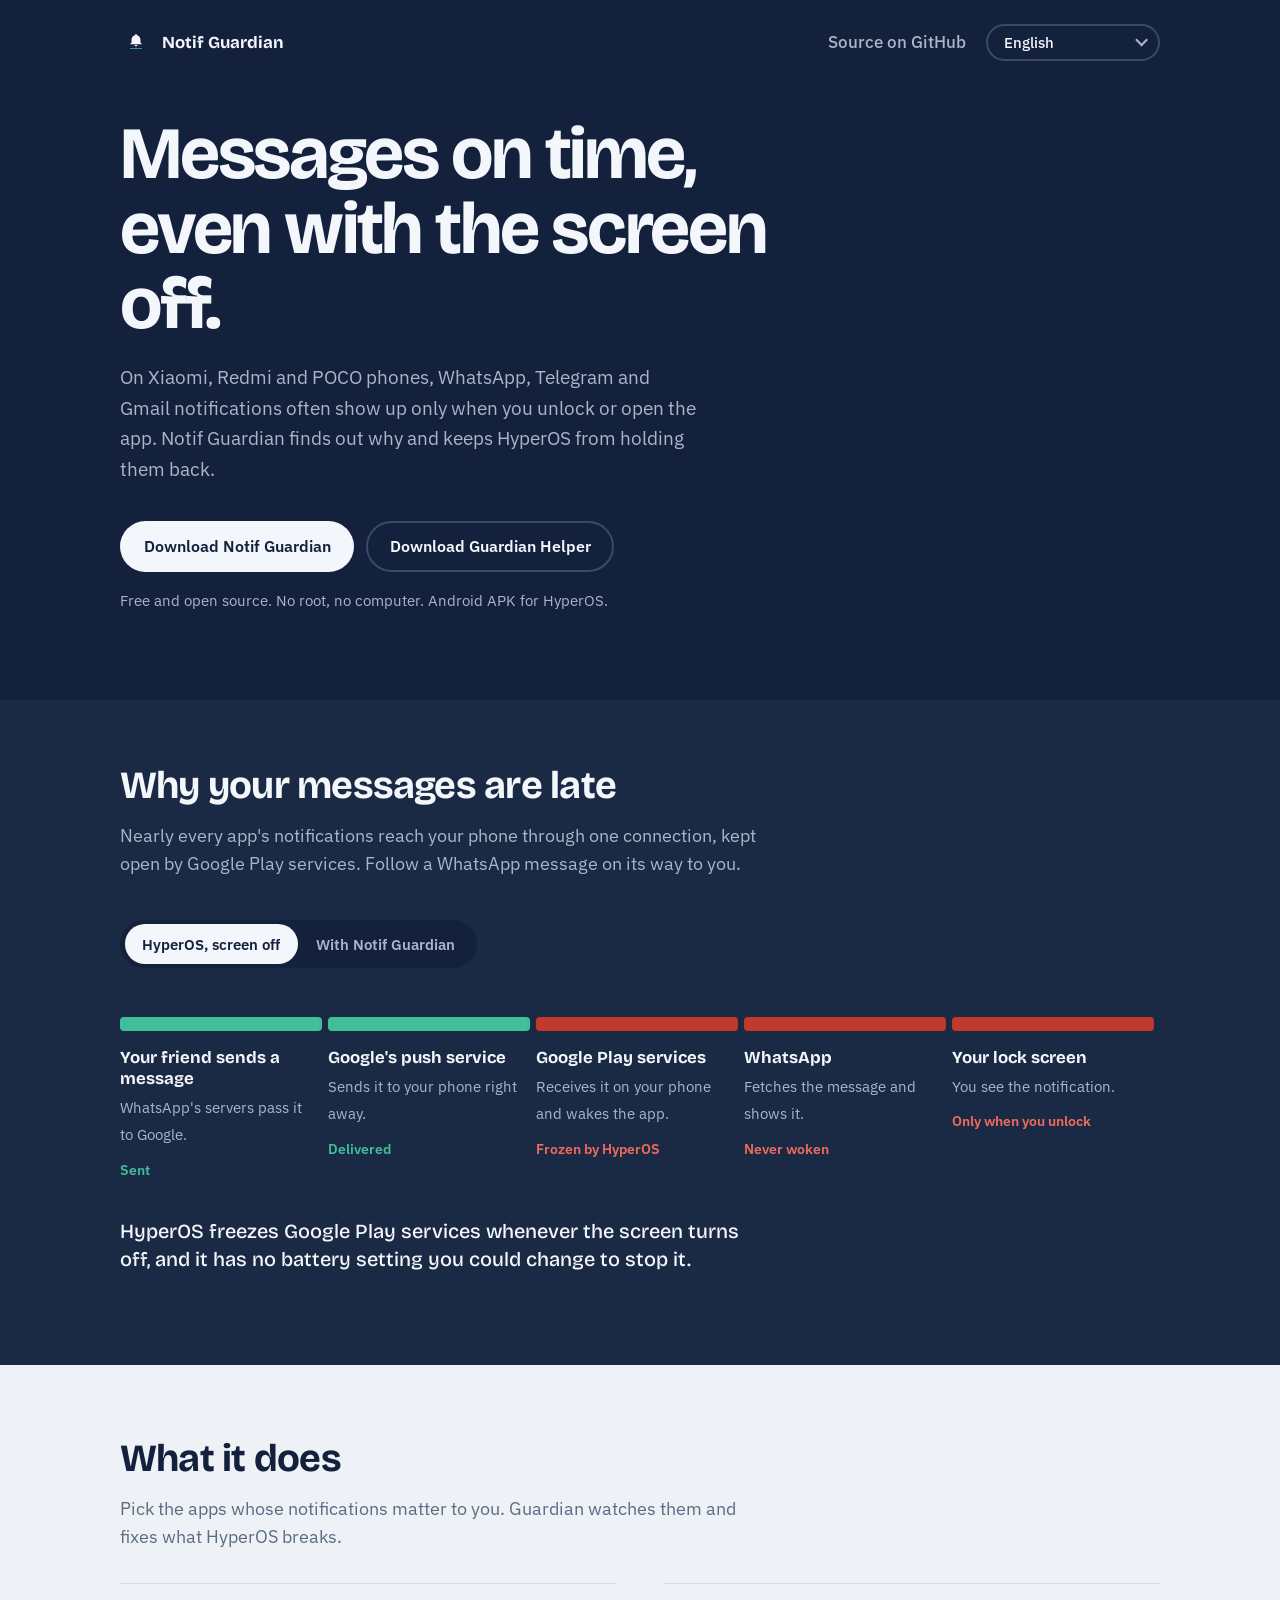
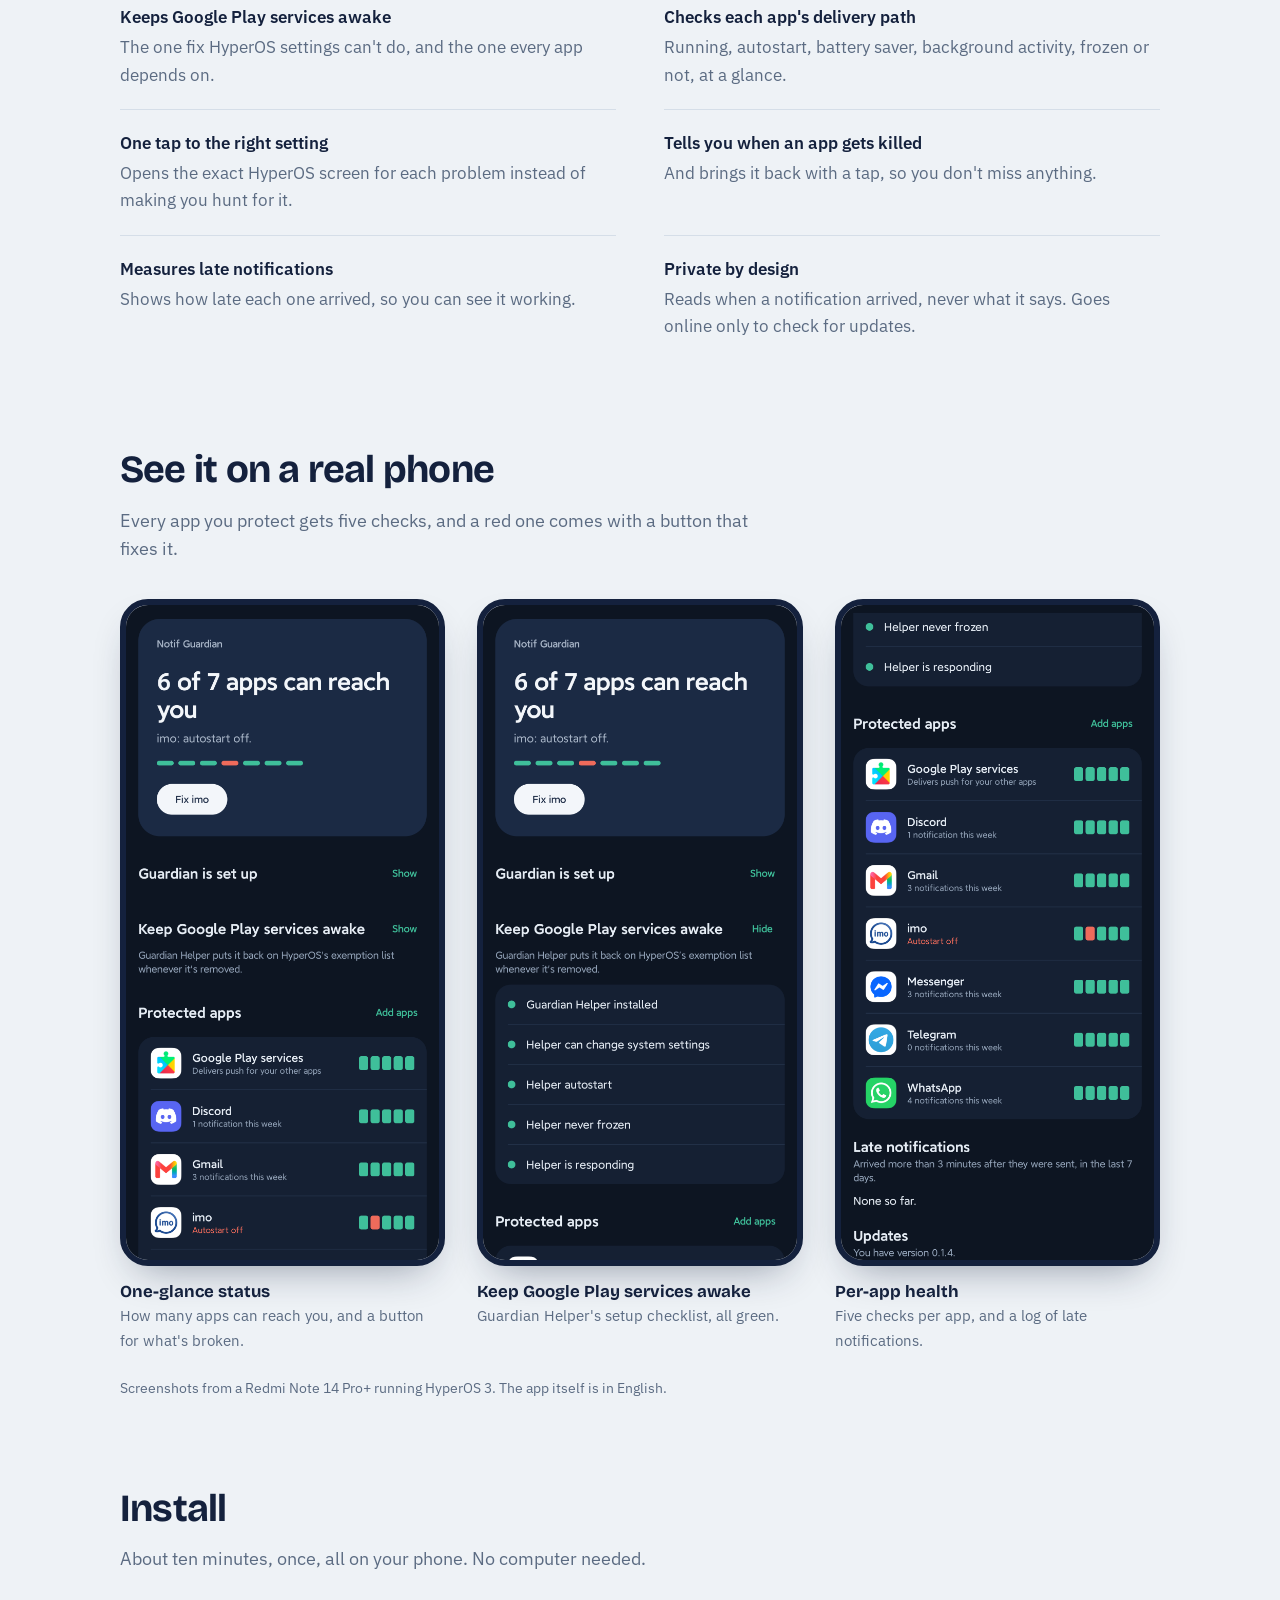
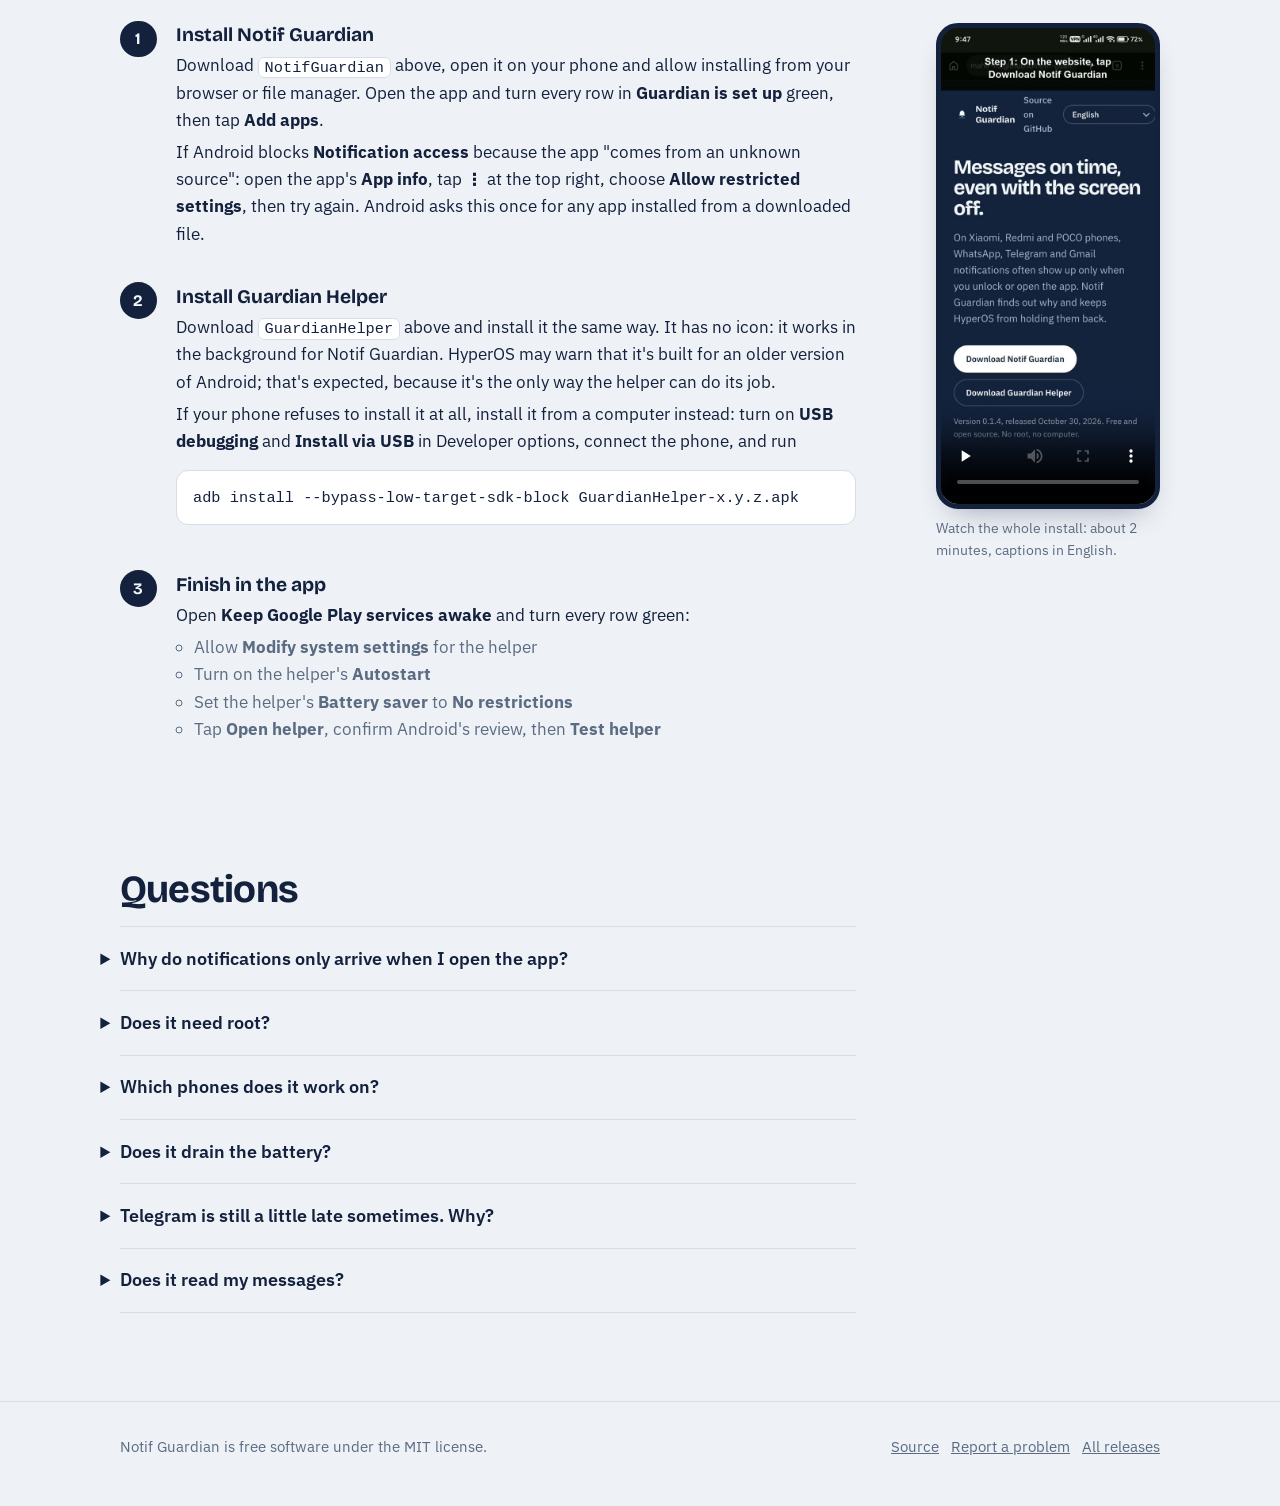
<file: docs/index.html>
<!DOCTYPE html>
<html lang="en">
<head>
<meta charset="utf-8">
<meta name="viewport" content="width=device-width, initial-scale=1">
<title>Notif Guardian: fix delayed FCM push notifications on Xiaomi, Redmi and POCO (HyperOS)</title>
<meta name="description" content="WhatsApp, Telegram or Gmail notifications only arrive when you open the app on your Xiaomi, Redmi or POCO phone? Notif Guardian finds why and keeps HyperOS from freezing Google Play services, so FCM push notifications arrive on time. Free, open source, no root.">
<link rel="canonical" href="https://mahir-hs.github.io/notif-guardian/">
<link rel="alternate" hreflang="en" href="https://mahir-hs.github.io/notif-guardian/">
<link rel="alternate" hreflang="bn" href="https://mahir-hs.github.io/notif-guardian/bn/">
<link rel="alternate" hreflang="hi" href="https://mahir-hs.github.io/notif-guardian/hi/">
<link rel="alternate" hreflang="id" href="https://mahir-hs.github.io/notif-guardian/id/">
<link rel="alternate" hreflang="zh" href="https://mahir-hs.github.io/notif-guardian/zh/">
<link rel="alternate" hreflang="es" href="https://mahir-hs.github.io/notif-guardian/es/">
<link rel="alternate" hreflang="ru" href="https://mahir-hs.github.io/notif-guardian/ru/">
<link rel="alternate" hreflang="x-default" href="https://mahir-hs.github.io/notif-guardian/">
<meta property="og:type" content="website">
<meta property="og:locale" content="en_US">
<meta property="og:title" content="Notif Guardian: notifications on time on Xiaomi HyperOS">
<meta property="og:description" content="HyperOS freezes Google Play services while your screen is off, so messages wait until you unlock. Notif Guardian stops that. Free, open source, no root.">
<meta property="og:url" content="https://mahir-hs.github.io/notif-guardian/">
<meta property="og:image" content="https://mahir-hs.github.io/notif-guardian/og-image.png">
<meta property="og:image:width" content="1200">
<meta property="og:image:height" content="630">
<meta property="og:image:alt" content="Notif Guardian home screen on a Xiaomi phone, next to the headline: Messages on time, even with the screen off.">
<meta name="twitter:card" content="summary_large_image">
<meta name="theme-color" content="#14213D">
<meta name="google-site-verification" content="iDzKotBsbsBLGl-H54MCP12xof1OyGMonS7u95FbIvY">
<link rel="icon" href="icon.svg" type="image/svg+xml">
<link rel="icon" href="icon-48.png" type="image/png" sizes="48x48">
<link rel="icon" href="icon-192.png" type="image/png" sizes="192x192">
<link rel="shortcut icon" href="favicon.ico">
<link rel="apple-touch-icon" href="apple-touch-icon.png">
<link rel="preconnect" href="https://fonts.googleapis.com">
<link rel="preconnect" href="https://fonts.gstatic.com" crossorigin>
<link href="https://fonts.googleapis.com/css2?family=Bricolage+Grotesque:opsz,wght@12..96,500;12..96,700&family=IBM+Plex+Sans:wght@400;500;600&display=swap" rel="stylesheet">
<script type="application/ld+json">
{
  "@context": "https://schema.org",
  "@type": "SoftwareApplication",
  "name": "Notif Guardian",
  "operatingSystem": "Android (Xiaomi HyperOS)",
  "applicationCategory": "UtilitiesApplication",
  "description": "Keeps Xiaomi HyperOS from freezing Google Play services and messaging apps so WhatsApp, Telegram and Gmail notifications arrive in real time.",
  "offers": {
    "@type": "Offer",
    "price": "0",
    "priceCurrency": "USD"
  },
  "url": "https://mahir-hs.github.io/notif-guardian/",
  "downloadUrl": "https://github.com/mahir-hs/notif-guardian/releases/latest",
  "license": "https://opensource.org/licenses/MIT"
}
</script>
<script type="application/ld+json">
{
  "@context": "https://schema.org",
  "@type": "FAQPage",
  "mainEntity": [
    {
      "@type": "Question",
      "name": "Why do notifications only arrive when I open the app?",
      "acceptedAnswer": {
        "@type": "Answer",
        "text": "HyperOS freezes Google Play services while the screen is off. Push notifications for almost every app travel through it, so they wait until you unlock. Setting an app's battery saver to \"No restrictions\" helps that app, but HyperOS offers no such setting for Google Play services. That's the gap Notif Guardian fills."
      }
    },
    {
      "@type": "Question",
      "name": "Does it need root?",
      "acceptedAnswer": {
        "@type": "Answer",
        "text": "No, and no computer either: both apps install on the phone, and everything keeps working after reboots. Only if your phone refuses to install the helper do you need a computer, once."
      }
    },
    {
      "@type": "Question",
      "name": "Which phones does it work on?",
      "acceptedAnswer": {
        "@type": "Answer",
        "text": "Xiaomi, Redmi and POCO phones on HyperOS. It's tested on a Redmi Note 14 Pro+ with HyperOS 3. Older MIUI versions may work partly. If something doesn't, tap Share diagnostics in the app and open an issue on GitHub."
      }
    },
    {
      "@type": "Question",
      "name": "Does it drain the battery?",
      "acceptedAnswer": {
        "@type": "Answer",
        "text": "Barely. Guardian checks your apps once a minute and reacts when HyperOS changes its list. Keeping Google Play services awake is what every non-Xiaomi Android phone does anyway."
      }
    },
    {
      "@type": "Question",
      "name": "Telegram is still a little late sometimes. Why?",
      "acceptedAnswer": {
        "@type": "Answer",
        "text": "If you're active on Telegram Desktop or Web, Telegram's servers hold back the push to your phone on purpose. The phone delivers it the moment it arrives."
      }
    },
    {
      "@type": "Question",
      "name": "Does it read my messages?",
      "acceptedAnswer": {
        "@type": "Answer",
        "text": "No. It records which app posted a notification and when, never the text. Nothing leaves your phone unless you share a diagnostics file yourself."
      }
    }
  ]
}
</script>
<link rel="stylesheet" href="style.css">
<script>
(function () {
  try {
    if (localStorage.getItem('ng-lang')) return;
    var map = {"bn": "bn", "hi": "hi", "id": "id", "in": "id", "zh": "zh", "es": "es", "ru": "ru"};
    var prefs = navigator.languages && navigator.languages.length ? navigator.languages : [navigator.language || 'en'];
    var first = String(prefs[0] || 'en').toLowerCase().split('-')[0];
    if (first === 'en') return;
    for (var i = 0; i < prefs.length; i++) {
      var tag = String(prefs[i]).toLowerCase().split('-')[0];
      if (tag === 'en') return;
      if (map[tag]) { location.replace(map[tag] + '/' + location.hash); return; }
    }
  } catch (e) {}
})();
</script>
</head>
<body>

<header class="hero">
  <div class="wrap">
    <nav class="bar" aria-label="Site">
      <a class="brand" href="./"><img src="icon.svg" alt="">Notif Guardian</a>
      <div class="bar-end">
        <a class="gh" href="https://github.com/mahir-hs/notif-guardian">Source on GitHub</a>
        <div class="lang">
          <select id="lang-select" aria-label="Language">
            <option value="en" selected>English</option>
            <option value="bn">বাংলা</option>
            <option value="hi">हिन्दी</option>
            <option value="id">Bahasa Indonesia</option>
            <option value="zh">简体中文</option>
            <option value="es">Español</option>
            <option value="ru">Русский</option>
          </select>
        </div>
      </div>
    </nav>
    <h1>Messages on time, even with the screen off.</h1>
    <p class="lede">On Xiaomi, Redmi and POCO phones, WhatsApp, Telegram and Gmail notifications often show up only when you unlock or open the app. Notif Guardian finds out why and keeps HyperOS from holding them back.</p>
    <div class="downloads">
      <a class="btn btn-primary" id="dl-guardian" data-goatcounter-click="download-guardian" data-goatcounter-title="Download Notif Guardian" href="https://github.com/mahir-hs/notif-guardian/releases/latest">Download Notif Guardian</a>
      <a class="btn btn-ghost" id="dl-helper" data-goatcounter-click="download-helper" data-goatcounter-title="Download Guardian Helper" href="https://github.com/mahir-hs/notif-guardian/releases/latest">Download Guardian Helper</a>
    </div>
    <p class="meta" id="release-meta">Free and open source. No root, no computer. Android APK for HyperOS.</p>
  </div>
</header>

<section class="path-section" aria-labelledby="why">
  <div class="wrap">
    <h2 id="why">Why your messages are late</h2>
    <p class="intro">Nearly every app's notifications reach your phone through one connection, kept open by Google Play services. Follow a WhatsApp message on its way to you.</p>
    <div class="toggle" role="group" aria-label="Show the delivery path">
      <button type="button" data-set="hyperos" aria-pressed="true">HyperOS, screen off</button>
      <button type="button" data-set="guardian" aria-pressed="false">With Notif Guardian</button>
    </div>
    <ol class="path" id="path" data-mode="hyperos">
      <li class="hop"><strong>Your friend sends a message</strong><span>WhatsApp's servers pass it to Google.</span><b class="state">Sent</b></li>
      <li class="hop"><strong>Google's push service</strong><span>Sends it to your phone right away.</span><b class="state">Delivered</b></li>
      <li class="hop gms"><strong>Google Play services</strong><span>Receives it on your phone and wakes the app.</span><b class="state" data-hyperos="Frozen by HyperOS" data-guardian="Awake">Frozen by HyperOS</b></li>
      <li class="hop after"><strong>WhatsApp</strong><span>Fetches the message and shows it.</span><b class="state" data-hyperos="Never woken" data-guardian="Shows it">Never woken</b></li>
      <li class="hop after"><strong>Your lock screen</strong><span>You see the notification.</span><b class="state" data-hyperos="Only when you unlock" data-guardian="Instantly">Only when you unlock</b></li>
    </ol>
    <p class="verdict" id="verdict" data-hyperos="HyperOS freezes Google Play services whenever the screen turns off, and it has no battery setting you could change to stop it." data-guardian="Notif Guardian keeps Google Play services on HyperOS&#x27;s exemption list, and puts it back within milliseconds whenever HyperOS removes it.">HyperOS freezes Google Play services whenever the screen turns off, and it has no battery setting you could change to stop it.</p>
  </div>
</section>

<main>
  <section class="block" aria-labelledby="what">
    <div class="wrap">
      <h2 id="what">What it does</h2>
      <p class="intro">Pick the apps whose notifications matter to you. Guardian watches them and fixes what HyperOS breaks.</p>
      <ul class="features">
        <li><strong>Keeps Google Play services awake</strong><span>The one fix HyperOS settings can't do, and the one every app depends on.</span></li>
        <li><strong>Checks each app's delivery path</strong><span>Running, autostart, battery saver, background activity, frozen or not, at a glance.</span></li>
        <li><strong>One tap to the right setting</strong><span>Opens the exact HyperOS screen for each problem instead of making you hunt for it.</span></li>
        <li><strong>Tells you when an app gets killed</strong><span>And brings it back with a tap, so you don't miss anything.</span></li>
        <li><strong>Measures late notifications</strong><span>Shows how late each one arrived, so you can see it working.</span></li>
        <li><strong>Private by design</strong><span>Reads when a notification arrived, never what it says. Goes online only to check for updates.</span></li>
      </ul>
    </div>
  </section>

  <section class="block" aria-labelledby="shots">
    <div class="wrap">
      <h2 id="shots">See it on a real phone</h2>
      <p class="intro">Every app you protect gets five checks, and a red one comes with a button that fixes it.</p>
      <ul class="shots">
        <li><figure><img src="screenshots/home.png" width="1220" height="2552" loading="lazy" alt="Notif Guardian home screen: 6 of 7 apps can reach you, with a Fix button for the one app that can&#x27;t"><figcaption><b>One-glance status</b>How many apps can reach you, and a button for what's broken.</figcaption></figure></li>
        <li><figure><img src="screenshots/helper.png" width="1220" height="2552" loading="lazy" alt="Keep Google Play services awake checklist with every row green"><figcaption><b>Keep Google Play services awake</b>Guardian Helper's setup checklist, all green.</figcaption></figure></li>
        <li><figure><img src="screenshots/apps.png" width="1220" height="2552" loading="lazy" alt="Protected apps list with five health checks each, and the late notifications section"><figcaption><b>Per-app health</b>Five checks per app, and a log of late notifications.</figcaption></figure></li>
      </ul>
      <p class="shots-note">Screenshots from a Redmi Note 14 Pro+ running HyperOS 3. The app itself is in English.</p>
    </div>
  </section>

  <section class="block" aria-labelledby="install">
    <div class="wrap">
      <h2 id="install">Install</h2>
      <p class="intro">About ten minutes, once, all on your phone. No computer needed.</p>
      <div class="install-layout">
      <ol class="steps">
        <li>
          <h3>Install Notif Guardian</h3>
          <p>Download <code>NotifGuardian</code> above, open it on your phone and allow installing from your browser or file manager. Open the app and turn every row in <b>Guardian is set up</b> green, then tap <b>Add apps</b>.</p>
          <p>If Android blocks <b>Notification access</b> because the app "comes from an unknown source": open the app's <b>App info</b>, tap <b>&#8942;</b> at the top right, choose <b>Allow restricted settings</b>, then try again. Android asks this once for any app installed from a downloaded file.</p>
        </li>
        <li>
          <h3>Install Guardian Helper</h3>
          <p>Download <code>GuardianHelper</code> above and install it the same way. It has no icon: it works in the background for Notif Guardian. HyperOS may warn that it's built for an older version of Android; that's expected, because it's the only way the helper can do its job.</p>
          <p>If your phone refuses to install it at all, install it from a computer instead: turn on <b>USB debugging</b> and <b>Install via USB</b> in Developer options, connect the phone, and run</p>
          <pre dir="ltr">adb install --bypass-low-target-sdk-block GuardianHelper-x.y.z.apk</pre>
        </li>
        <li>
          <h3>Finish in the app</h3>
          <p>Open <b>Keep Google Play services awake</b> and turn every row green:</p>
          <ul>
            <li>Allow <b>Modify system settings</b> for the helper</li>
            <li>Turn on the helper's <b>Autostart</b></li>
            <li>Set the helper's <b>Battery saver</b> to <b>No restrictions</b></li>
            <li>Tap <b>Open helper</b>, confirm Android's review, then <b>Test helper</b></li>
          </ul>
        </li>
      </ol>
      <figure class="install-video">
        <video controls preload="none" playsinline width="540" height="1200" poster="video/poster.jpg" aria-label="Watch the whole install: about 2 minutes, captions in English.">
          <source src="video/install.mp4" type="video/mp4">
        </video>
        <figcaption>Watch the whole install: about 2 minutes, captions in English.</figcaption>
      </figure>
      </div>
    </div>
  </section>

  <section class="block faq" aria-labelledby="faq">
    <div class="wrap">
      <h2 id="faq">Questions</h2>
      <details><summary>Why do notifications only arrive when I open the app?</summary><p>HyperOS freezes Google Play services while the screen is off. Push notifications for almost every app travel through it, so they wait until you unlock. Setting an app's battery saver to "No restrictions" helps that app, but HyperOS offers no such setting for Google Play services. That's the gap Notif Guardian fills.</p></details>
      <details><summary>Does it need root?</summary><p>No, and no computer either: both apps install on the phone, and everything keeps working after reboots. Only if your phone refuses to install the helper do you need a computer, once.</p></details>
      <details><summary>Which phones does it work on?</summary><p>Xiaomi, Redmi and POCO phones on HyperOS. It's tested on a Redmi Note 14 Pro+ with HyperOS 3. Older MIUI versions may work partly. If something doesn't, tap <b>Share diagnostics</b> in the app and open an issue on GitHub.</p></details>
      <details><summary>Does it drain the battery?</summary><p>Barely. Guardian checks your apps once a minute and reacts when HyperOS changes its list. Keeping Google Play services awake is what every non-Xiaomi Android phone does anyway.</p></details>
      <details><summary>Telegram is still a little late sometimes. Why?</summary><p>If you're active on Telegram Desktop or Web, Telegram's servers hold back the push to your phone on purpose. The phone delivers it the moment it arrives.</p></details>
      <details><summary>Does it read my messages?</summary><p>No. It records which app posted a notification and when, never the text. Nothing leaves your phone unless you share a diagnostics file yourself.</p></details>
    </div>
  </section>
</main>

<footer>
  <div class="wrap">
    <span>Notif Guardian is free software under the MIT license.</span>
    <span><a href="https://github.com/mahir-hs/notif-guardian">Source</a> &nbsp; <a href="https://github.com/mahir-hs/notif-guardian/issues">Report a problem</a> &nbsp; <a href="https://github.com/mahir-hs/notif-guardian/releases">All releases</a></span>
  </div>
</footer>

<script>
window.PAGE = {"lang": "en", "base": "", "langs": {"en": "./", "bn": "bn/", "hi": "hi/", "id": "id/", "zh": "zh/", "es": "es/", "ru": "ru/"}};
window.T = {"release_meta": "Version {version}, released {date}. Free and open source. No root, no computer.", "dyn": {}};
</script>
<script src="app.js"></script>
<script data-goatcounter="https://mahir.goatcounter.com/count" async src="https://gc.zgo.at/count.js"></script>
</body>
</html>
</file>
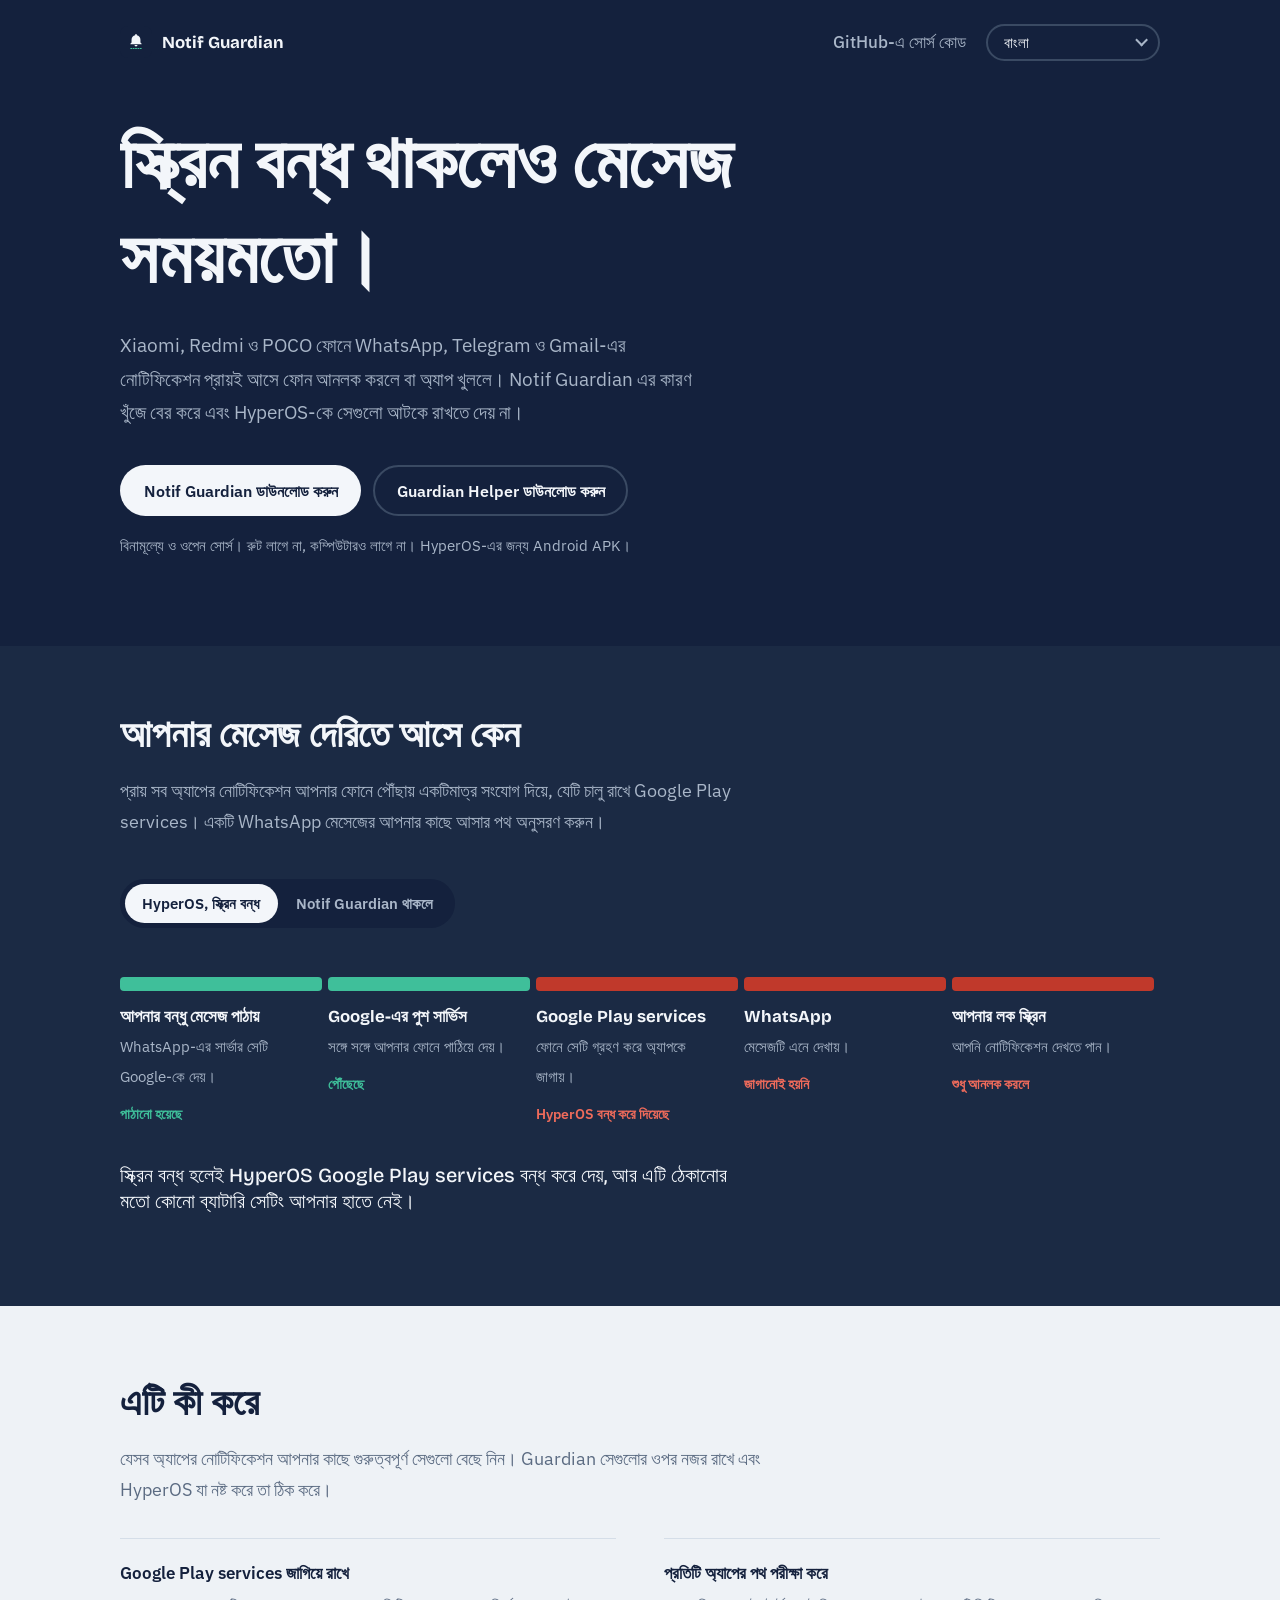
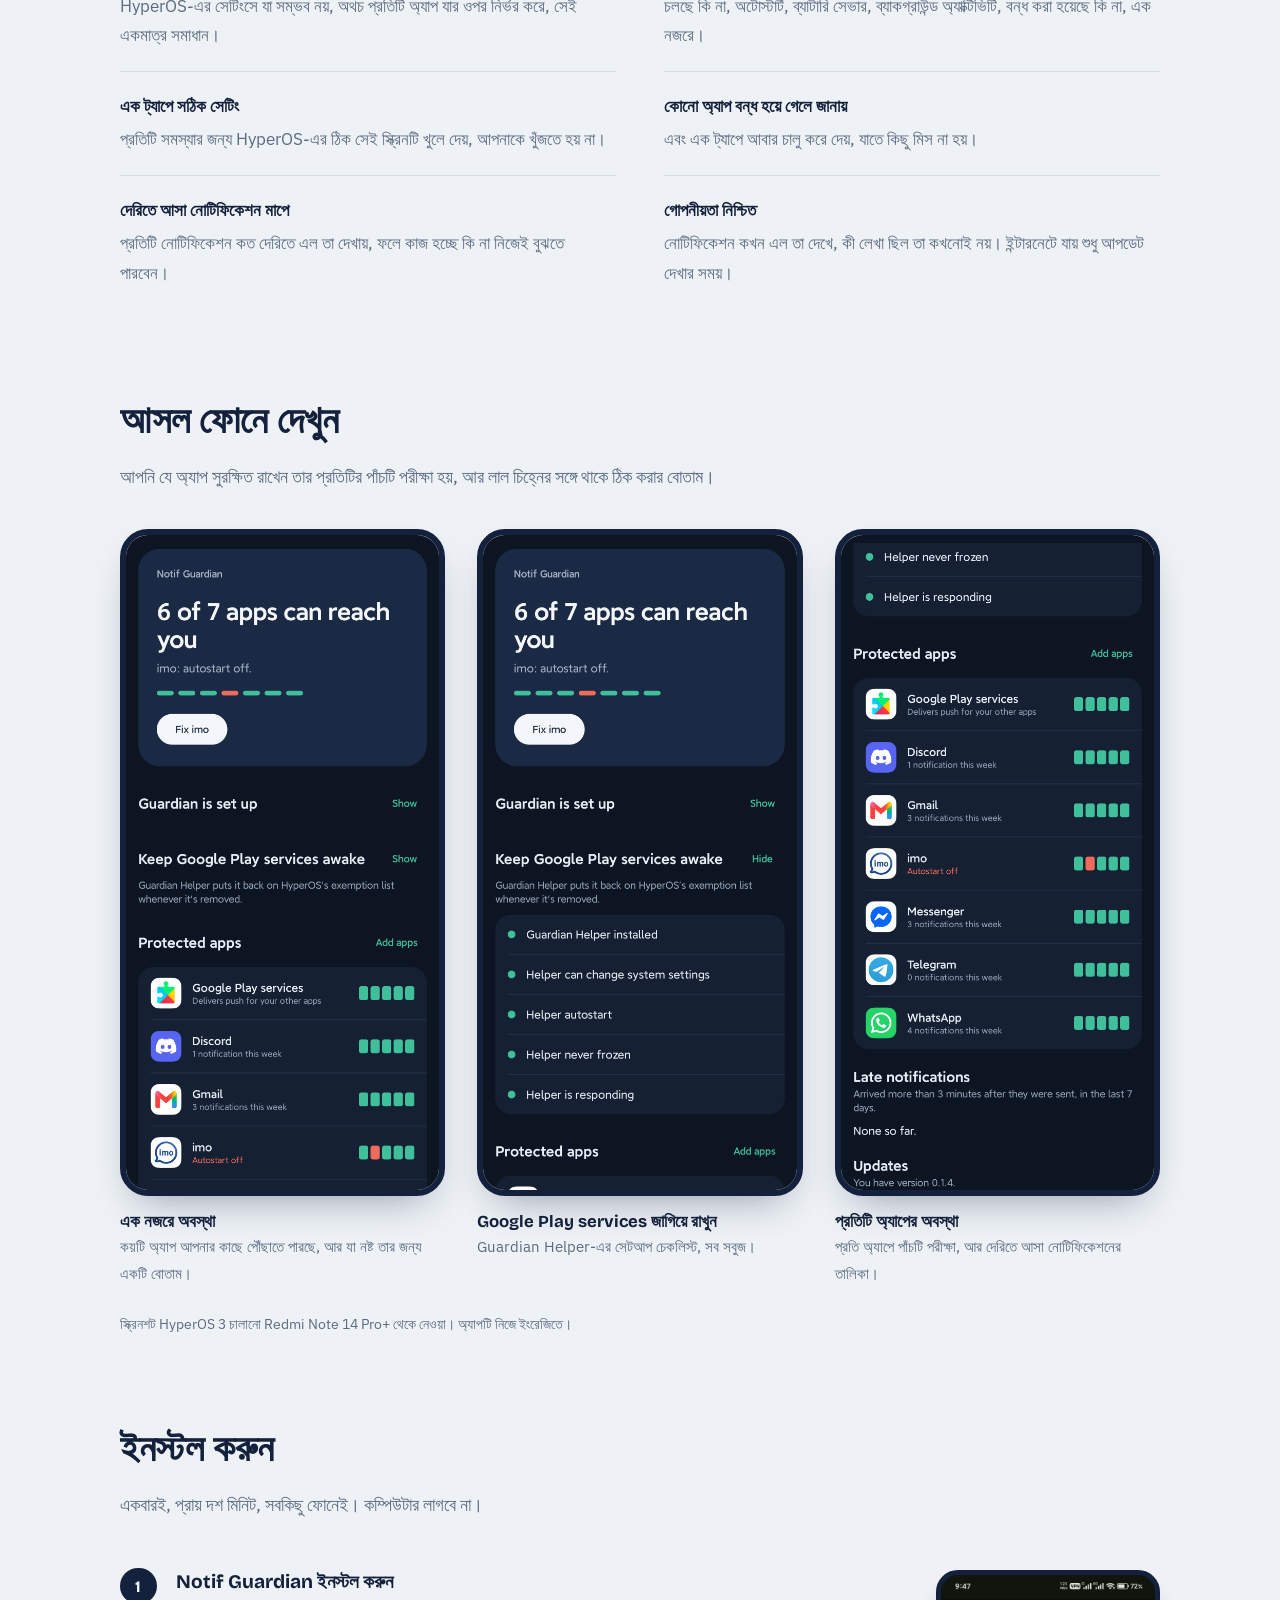
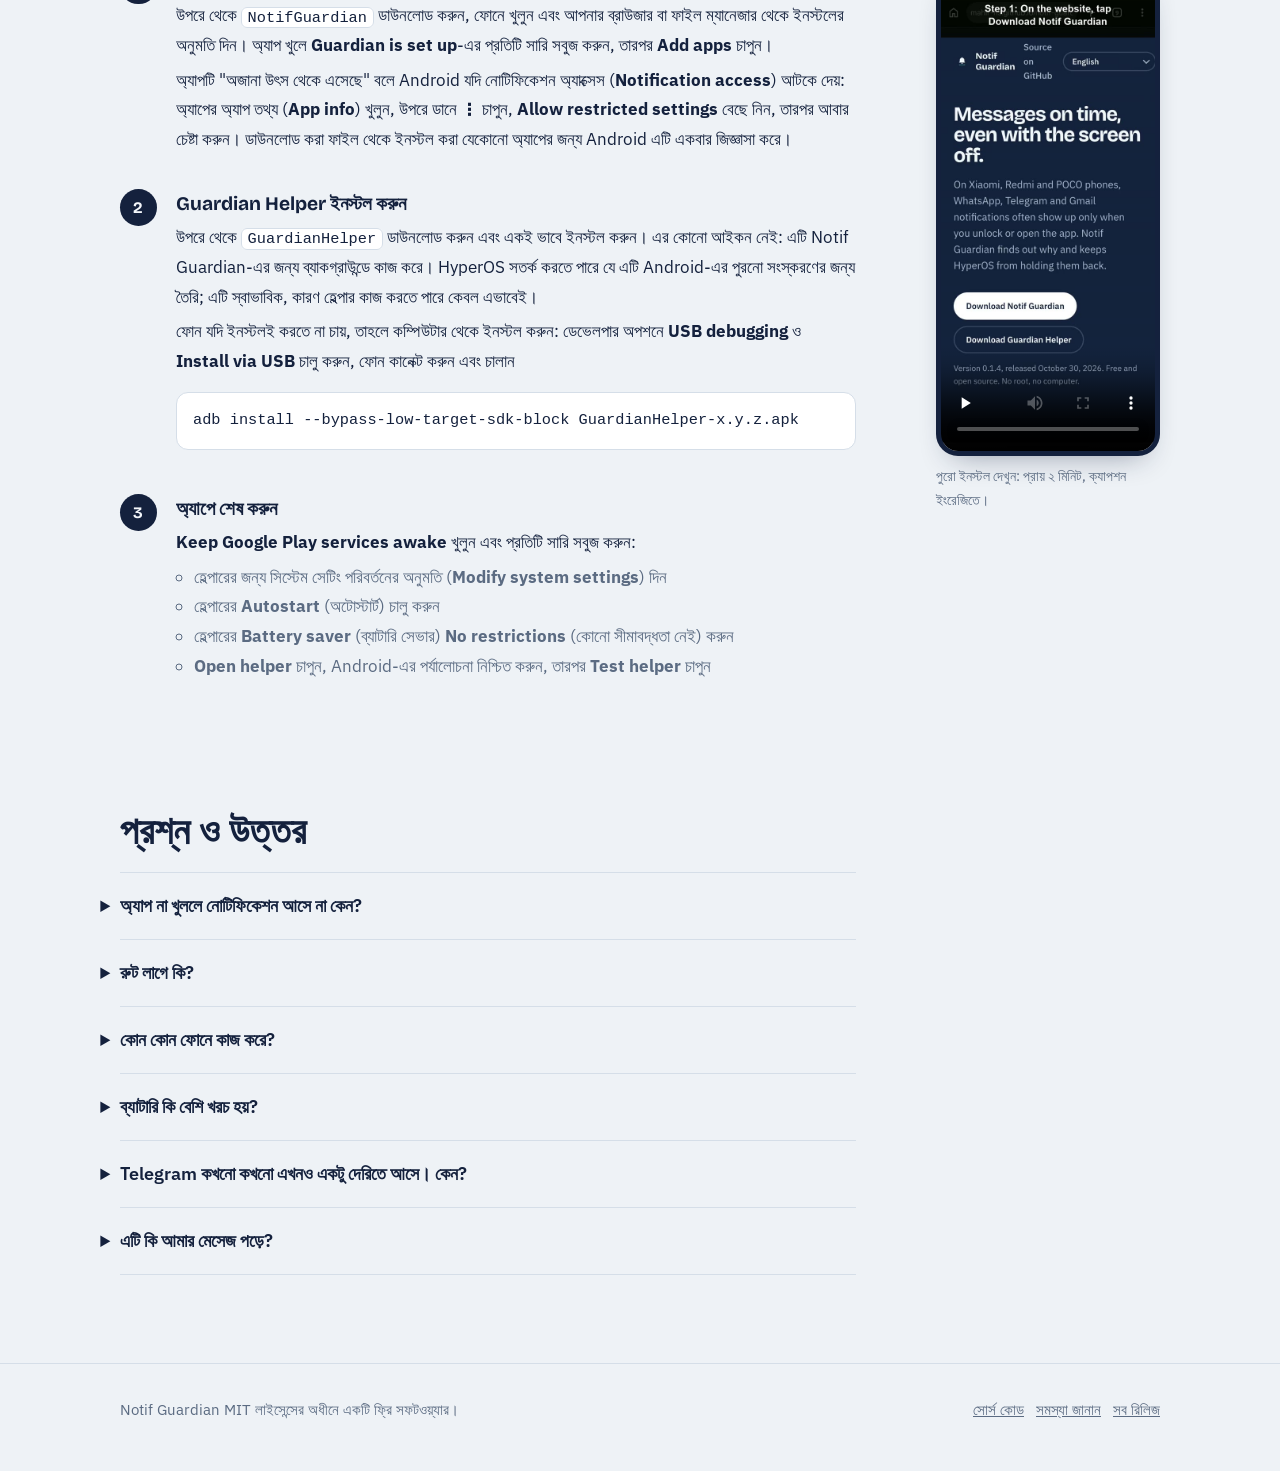
<file: docs/bn/index.html>
<!DOCTYPE html>
<html lang="bn">
<head>
<meta charset="utf-8">
<meta name="viewport" content="width=device-width, initial-scale=1">
<title>Notif Guardian: Xiaomi, Redmi ও POCO (HyperOS) ফোনে দেরিতে আসা নোটিফিকেশন ঠিক করুন</title>
<meta name="description" content="আপনার Xiaomi, Redmi বা POCO ফোনে WhatsApp, Telegram বা Gmail-এর নোটিফিকেশন কি অ্যাপ খুললে তবেই আসে? Notif Guardian কারণ খুঁজে বের করে এবং HyperOS-কে সেগুলো বন্ধ (freeze) করা থেকে আটকায়। বিনামূল্যে, ওপেন সোর্স, রুট ছাড়াই।">
<link rel="canonical" href="https://mahir-hs.github.io/notif-guardian/bn/">
<link rel="alternate" hreflang="en" href="https://mahir-hs.github.io/notif-guardian/">
<link rel="alternate" hreflang="bn" href="https://mahir-hs.github.io/notif-guardian/bn/">
<link rel="alternate" hreflang="hi" href="https://mahir-hs.github.io/notif-guardian/hi/">
<link rel="alternate" hreflang="id" href="https://mahir-hs.github.io/notif-guardian/id/">
<link rel="alternate" hreflang="zh" href="https://mahir-hs.github.io/notif-guardian/zh/">
<link rel="alternate" hreflang="es" href="https://mahir-hs.github.io/notif-guardian/es/">
<link rel="alternate" hreflang="ru" href="https://mahir-hs.github.io/notif-guardian/ru/">
<link rel="alternate" hreflang="x-default" href="https://mahir-hs.github.io/notif-guardian/">
<meta property="og:type" content="website">
<meta property="og:locale" content="bn_BD">
<meta property="og:title" content="Notif Guardian: Xiaomi HyperOS-এ সময়মতো নোটিফিকেশন">
<meta property="og:description" content="স্ক্রিন বন্ধ থাকলে HyperOS Google Play services বন্ধ করে দেয়, তাই আনলক না করা পর্যন্ত মেসেজ আটকে থাকে। Notif Guardian তা থামায়। বিনামূল্যে, ওপেন সোর্স, রুট ছাড়াই।">
<meta property="og:url" content="https://mahir-hs.github.io/notif-guardian/bn/">
<meta property="og:image" content="https://mahir-hs.github.io/notif-guardian/og-image.png">
<meta property="og:image:width" content="1200">
<meta property="og:image:height" content="630">
<meta property="og:image:alt" content="Xiaomi ফোনে Notif Guardian-এর হোম স্ক্রিন, পাশে শিরোনাম: স্ক্রিন বন্ধ থাকলেও মেসেজ সময়মতো।">
<meta name="twitter:card" content="summary_large_image">
<meta name="theme-color" content="#14213D">
<meta name="google-site-verification" content="iDzKotBsbsBLGl-H54MCP12xof1OyGMonS7u95FbIvY">
<link rel="icon" href="../icon.svg" type="image/svg+xml">
<link rel="icon" href="../icon-48.png" type="image/png" sizes="48x48">
<link rel="icon" href="../icon-192.png" type="image/png" sizes="192x192">
<link rel="shortcut icon" href="../favicon.ico">
<link rel="apple-touch-icon" href="../apple-touch-icon.png">
<link rel="preconnect" href="https://fonts.googleapis.com">
<link rel="preconnect" href="https://fonts.gstatic.com" crossorigin>
<link href="https://fonts.googleapis.com/css2?family=Bricolage+Grotesque:opsz,wght@12..96,500;12..96,700&family=IBM+Plex+Sans:wght@400;500;600&display=swap" rel="stylesheet">
<script type="application/ld+json">
{
  "@context": "https://schema.org",
  "@type": "SoftwareApplication",
  "name": "Notif Guardian",
  "operatingSystem": "Android (Xiaomi HyperOS)",
  "applicationCategory": "UtilitiesApplication",
  "description": "Xiaomi HyperOS-কে Google Play services ও মেসেজিং অ্যাপ বন্ধ করা থেকে আটকায়, যাতে WhatsApp, Telegram ও Gmail-এর নোটিফিকেশন সঙ্গে সঙ্গে আসে।",
  "offers": {
    "@type": "Offer",
    "price": "0",
    "priceCurrency": "USD"
  },
  "url": "https://mahir-hs.github.io/notif-guardian/",
  "downloadUrl": "https://github.com/mahir-hs/notif-guardian/releases/latest",
  "license": "https://opensource.org/licenses/MIT"
}
</script>
<script type="application/ld+json">
{
  "@context": "https://schema.org",
  "@type": "FAQPage",
  "mainEntity": [
    {
      "@type": "Question",
      "name": "অ্যাপ না খুললে নোটিফিকেশন আসে না কেন?",
      "acceptedAnswer": {
        "@type": "Answer",
        "text": "স্ক্রিন বন্ধ থাকলে HyperOS Google Play services বন্ধ (freeze) করে দেয়। প্রায় সব অ্যাপের পুশ নোটিফিকেশন এর মধ্য দিয়েই আসে, তাই আনলক না করা পর্যন্ত সেগুলো অপেক্ষা করে। কোনো অ্যাপের ব্যাটারি সেভার \"No restrictions\" করলে সেই অ্যাপের উপকার হয়, কিন্তু Google Play services-এর জন্য HyperOS-এ এমন সেটিং নেই। Notif Guardian ঠিক এই ফাঁকটাই পূরণ করে।"
      }
    },
    {
      "@type": "Question",
      "name": "রুট লাগে কি?",
      "acceptedAnswer": {
        "@type": "Answer",
        "text": "না, কম্পিউটারও লাগে না: দুটি অ্যাপই ফোনে ইনস্টল হয়, আর রিবুটের পরও সবকিছু চলতে থাকে। শুধু ফোন হেল্পার ইনস্টল করতে না চাইলে একবার কম্পিউটার লাগে।"
      }
    },
    {
      "@type": "Question",
      "name": "কোন কোন ফোনে কাজ করে?",
      "acceptedAnswer": {
        "@type": "Answer",
        "text": "HyperOS চালিত Xiaomi, Redmi ও POCO ফোনে। HyperOS 3 চালানো Redmi Note 14 Pro+ ফোনে পরীক্ষা করা হয়েছে। পুরনো MIUI সংস্করণে আংশিক কাজ করতে পারে। কিছু কাজ না করলে অ্যাপে Share diagnostics চাপুন এবং GitHub-এ একটি issue খুলুন।"
      }
    },
    {
      "@type": "Question",
      "name": "ব্যাটারি কি বেশি খরচ হয়?",
      "acceptedAnswer": {
        "@type": "Answer",
        "text": "প্রায় না। Guardian মিনিটে একবার আপনার অ্যাপগুলো পরীক্ষা করে এবং HyperOS তালিকা বদলালে সাড়া দেয়। Xiaomi ছাড়া প্রতিটি Android ফোন তো Google Play services জাগিয়েই রাখে।"
      }
    },
    {
      "@type": "Question",
      "name": "Telegram কখনো কখনো এখনও একটু দেরিতে আসে। কেন?",
      "acceptedAnswer": {
        "@type": "Answer",
        "text": "আপনি যদি Telegram Desktop বা Web-এ সক্রিয় থাকেন, Telegram-এর সার্ভার ইচ্ছা করেই ফোনে পুশ পাঠানো আটকে রাখে। পুশ আসামাত্র ফোন সেটি দেখায়।"
      }
    },
    {
      "@type": "Question",
      "name": "এটি কি আমার মেসেজ পড়ে?",
      "acceptedAnswer": {
        "@type": "Answer",
        "text": "না। কোন অ্যাপ কখন নোটিফিকেশন দিয়েছে তা-ই শুধু রেকর্ড হয়, লেখা কখনো নয়। আপনি নিজে ডায়াগনস্টিক ফাইল শেয়ার না করলে ফোন থেকে কিছুই বাইরে যায় না।"
      }
    }
  ]
}
</script>
<link rel="stylesheet" href="../style.css">

</head>
<body>

<header class="hero">
  <div class="wrap">
    <nav class="bar" aria-label="সাইট">
      <a class="brand" href="../"><img src="../icon.svg" alt="">Notif Guardian</a>
      <div class="bar-end">
        <a class="gh" href="https://github.com/mahir-hs/notif-guardian">GitHub-এ সোর্স কোড</a>
        <div class="lang">
          <select id="lang-select" aria-label="ভাষা">
            <option value="en">English</option>
            <option value="bn" selected>বাংলা</option>
            <option value="hi">हिन्दी</option>
            <option value="id">Bahasa Indonesia</option>
            <option value="zh">简体中文</option>
            <option value="es">Español</option>
            <option value="ru">Русский</option>
          </select>
        </div>
      </div>
    </nav>
    <h1>স্ক্রিন বন্ধ থাকলেও মেসেজ সময়মতো।</h1>
    <p class="lede">Xiaomi, Redmi ও POCO ফোনে WhatsApp, Telegram ও Gmail-এর নোটিফিকেশন প্রায়ই আসে ফোন আনলক করলে বা অ্যাপ খুললে। Notif Guardian এর কারণ খুঁজে বের করে এবং HyperOS-কে সেগুলো আটকে রাখতে দেয় না।</p>
    <div class="downloads">
      <a class="btn btn-primary" id="dl-guardian" data-goatcounter-click="download-guardian" data-goatcounter-title="Download Notif Guardian" href="https://github.com/mahir-hs/notif-guardian/releases/latest">Notif Guardian ডাউনলোড করুন</a>
      <a class="btn btn-ghost" id="dl-helper" data-goatcounter-click="download-helper" data-goatcounter-title="Download Guardian Helper" href="https://github.com/mahir-hs/notif-guardian/releases/latest">Guardian Helper ডাউনলোড করুন</a>
    </div>
    <p class="meta" id="release-meta">বিনামূল্যে ও ওপেন সোর্স। রুট লাগে না, কম্পিউটারও লাগে না। HyperOS-এর জন্য Android APK।</p>
  </div>
</header>

<section class="path-section" aria-labelledby="why">
  <div class="wrap">
    <h2 id="why">আপনার মেসেজ দেরিতে আসে কেন</h2>
    <p class="intro">প্রায় সব অ্যাপের নোটিফিকেশন আপনার ফোনে পৌঁছায় একটিমাত্র সংযোগ দিয়ে, যেটি চালু রাখে Google Play services। একটি WhatsApp মেসেজের আপনার কাছে আসার পথ অনুসরণ করুন।</p>
    <div class="toggle" role="group" aria-label="মেসেজ পৌঁছানোর পথ দেখান">
      <button type="button" data-set="hyperos" aria-pressed="true">HyperOS, স্ক্রিন বন্ধ</button>
      <button type="button" data-set="guardian" aria-pressed="false">Notif Guardian থাকলে</button>
    </div>
    <ol class="path" id="path" data-mode="hyperos">
      <li class="hop"><strong>আপনার বন্ধু মেসেজ পাঠায়</strong><span>WhatsApp-এর সার্ভার সেটি Google-কে দেয়।</span><b class="state">পাঠানো হয়েছে</b></li>
      <li class="hop"><strong>Google-এর পুশ সার্ভিস</strong><span>সঙ্গে সঙ্গে আপনার ফোনে পাঠিয়ে দেয়।</span><b class="state">পৌঁছেছে</b></li>
      <li class="hop gms"><strong>Google Play services</strong><span>ফোনে সেটি গ্রহণ করে অ্যাপকে জাগায়।</span><b class="state" data-hyperos="HyperOS বন্ধ করে দিয়েছে" data-guardian="জেগে আছে">HyperOS বন্ধ করে দিয়েছে</b></li>
      <li class="hop after"><strong>WhatsApp</strong><span>মেসেজটি এনে দেখায়।</span><b class="state" data-hyperos="জাগানোই হয়নি" data-guardian="দেখায়">জাগানোই হয়নি</b></li>
      <li class="hop after"><strong>আপনার লক স্ক্রিন</strong><span>আপনি নোটিফিকেশন দেখতে পান।</span><b class="state" data-hyperos="শুধু আনলক করলে" data-guardian="সঙ্গে সঙ্গে">শুধু আনলক করলে</b></li>
    </ol>
    <p class="verdict" id="verdict" data-hyperos="স্ক্রিন বন্ধ হলেই HyperOS Google Play services বন্ধ করে দেয়, আর এটি ঠেকানোর মতো কোনো ব্যাটারি সেটিং আপনার হাতে নেই।" data-guardian="Notif Guardian Google Play services-কে HyperOS-এর ছাড়ের তালিকায় রাখে, আর HyperOS সরিয়ে দিলে মিলিসেকেন্ডের মধ্যে আবার যোগ করে দেয়।">স্ক্রিন বন্ধ হলেই HyperOS Google Play services বন্ধ করে দেয়, আর এটি ঠেকানোর মতো কোনো ব্যাটারি সেটিং আপনার হাতে নেই।</p>
  </div>
</section>

<main>
  <section class="block" aria-labelledby="what">
    <div class="wrap">
      <h2 id="what">এটি কী করে</h2>
      <p class="intro">যেসব অ্যাপের নোটিফিকেশন আপনার কাছে গুরুত্বপূর্ণ সেগুলো বেছে নিন। Guardian সেগুলোর ওপর নজর রাখে এবং HyperOS যা নষ্ট করে তা ঠিক করে।</p>
      <ul class="features">
        <li><strong>Google Play services জাগিয়ে রাখে</strong><span>HyperOS-এর সেটিংসে যা সম্ভব নয়, অথচ প্রতিটি অ্যাপ যার ওপর নির্ভর করে, সেই একমাত্র সমাধান।</span></li>
        <li><strong>প্রতিটি অ্যাপের পথ পরীক্ষা করে</strong><span>চলছে কি না, অটোস্টার্ট, ব্যাটারি সেভার, ব্যাকগ্রাউন্ড অ্যাক্টিভিটি, বন্ধ করা হয়েছে কি না, এক নজরে।</span></li>
        <li><strong>এক ট্যাপে সঠিক সেটিং</strong><span>প্রতিটি সমস্যার জন্য HyperOS-এর ঠিক সেই স্ক্রিনটি খুলে দেয়, আপনাকে খুঁজতে হয় না।</span></li>
        <li><strong>কোনো অ্যাপ বন্ধ হয়ে গেলে জানায়</strong><span>এবং এক ট্যাপে আবার চালু করে দেয়, যাতে কিছু মিস না হয়।</span></li>
        <li><strong>দেরিতে আসা নোটিফিকেশন মাপে</strong><span>প্রতিটি নোটিফিকেশন কত দেরিতে এল তা দেখায়, ফলে কাজ হচ্ছে কি না নিজেই বুঝতে পারবেন।</span></li>
        <li><strong>গোপনীয়তা নিশ্চিত</strong><span>নোটিফিকেশন কখন এল তা দেখে, কী লেখা ছিল তা কখনোই নয়। ইন্টারনেটে যায় শুধু আপডেট দেখার সময়।</span></li>
      </ul>
    </div>
  </section>

  <section class="block" aria-labelledby="shots">
    <div class="wrap">
      <h2 id="shots">আসল ফোনে দেখুন</h2>
      <p class="intro">আপনি যে অ্যাপ সুরক্ষিত রাখেন তার প্রতিটির পাঁচটি পরীক্ষা হয়, আর লাল চিহ্নের সঙ্গে থাকে ঠিক করার বোতাম।</p>
      <ul class="shots">
        <li><figure><img src="../screenshots/home.png" width="1220" height="2552" loading="lazy" alt="Notif Guardian-এর হোম স্ক্রিন: ৭টির মধ্যে ৬টি অ্যাপ আপনার কাছে পৌঁছাতে পারছে, বাকি একটির জন্য Fix বোতাম"><figcaption><b>এক নজরে অবস্থা</b>কয়টি অ্যাপ আপনার কাছে পৌঁছাতে পারছে, আর যা নষ্ট তার জন্য একটি বোতাম।</figcaption></figure></li>
        <li><figure><img src="../screenshots/helper.png" width="1220" height="2552" loading="lazy" alt="Keep Google Play services awake চেকলিস্ট, প্রতিটি সারি সবুজ"><figcaption><b>Google Play services জাগিয়ে রাখুন</b>Guardian Helper-এর সেটআপ চেকলিস্ট, সব সবুজ।</figcaption></figure></li>
        <li><figure><img src="../screenshots/apps.png" width="1220" height="2552" loading="lazy" alt="সুরক্ষিত অ্যাপের তালিকা, প্রতিটির পাঁচটি স্বাস্থ্য পরীক্ষা সহ, এবং দেরিতে আসা নোটিফিকেশনের অংশ"><figcaption><b>প্রতিটি অ্যাপের অবস্থা</b>প্রতি অ্যাপে পাঁচটি পরীক্ষা, আর দেরিতে আসা নোটিফিকেশনের তালিকা।</figcaption></figure></li>
      </ul>
      <p class="shots-note">স্ক্রিনশট HyperOS 3 চালানো Redmi Note 14 Pro+ থেকে নেওয়া। অ্যাপটি নিজে ইংরেজিতে।</p>
    </div>
  </section>

  <section class="block" aria-labelledby="install">
    <div class="wrap">
      <h2 id="install">ইনস্টল করুন</h2>
      <p class="intro">একবারই, প্রায় দশ মিনিট, সবকিছু ফোনেই। কম্পিউটার লাগবে না।</p>
      <div class="install-layout">
      <ol class="steps">
        <li>
          <h3>Notif Guardian ইনস্টল করুন</h3>
          <p>উপরে থেকে <code>NotifGuardian</code> ডাউনলোড করুন, ফোনে খুলুন এবং আপনার ব্রাউজার বা ফাইল ম্যানেজার থেকে ইনস্টলের অনুমতি দিন। অ্যাপ খুলে <b>Guardian is set up</b>-এর প্রতিটি সারি সবুজ করুন, তারপর <b>Add apps</b> চাপুন।</p>
          <p>অ্যাপটি "অজানা উৎস থেকে এসেছে" বলে Android যদি নোটিফিকেশন অ্যাক্সেস (<b>Notification access</b>) আটকে দেয়: অ্যাপের অ্যাপ তথ্য (<b>App info</b>) খুলুন, উপরে ডানে <b>&#8942;</b> চাপুন, <b>Allow restricted settings</b> বেছে নিন, তারপর আবার চেষ্টা করুন। ডাউনলোড করা ফাইল থেকে ইনস্টল করা যেকোনো অ্যাপের জন্য Android এটি একবার জিজ্ঞাসা করে।</p>
        </li>
        <li>
          <h3>Guardian Helper ইনস্টল করুন</h3>
          <p>উপরে থেকে <code>GuardianHelper</code> ডাউনলোড করুন এবং একই ভাবে ইনস্টল করুন। এর কোনো আইকন নেই: এটি Notif Guardian-এর জন্য ব্যাকগ্রাউন্ডে কাজ করে। HyperOS সতর্ক করতে পারে যে এটি Android-এর পুরনো সংস্করণের জন্য তৈরি; এটি স্বাভাবিক, কারণ হেল্পার কাজ করতে পারে কেবল এভাবেই।</p>
          <p>ফোন যদি ইনস্টলই করতে না চায়, তাহলে কম্পিউটার থেকে ইনস্টল করুন: ডেভেলপার অপশনে <b>USB debugging</b> ও <b>Install via USB</b> চালু করুন, ফোন কানেক্ট করুন এবং চালান</p>
          <pre dir="ltr">adb install --bypass-low-target-sdk-block GuardianHelper-x.y.z.apk</pre>
        </li>
        <li>
          <h3>অ্যাপে শেষ করুন</h3>
          <p><b>Keep Google Play services awake</b> খুলুন এবং প্রতিটি সারি সবুজ করুন:</p>
          <ul>
            <li>হেল্পারের জন্য সিস্টেম সেটিং পরিবর্তনের অনুমতি (<b>Modify system settings</b>) দিন</li>
            <li>হেল্পারের <b>Autostart</b> (অটোস্টার্ট) চালু করুন</li>
            <li>হেল্পারের <b>Battery saver</b> (ব্যাটারি সেভার) <b>No restrictions</b> (কোনো সীমাবদ্ধতা নেই) করুন</li>
            <li><b>Open helper</b> চাপুন, Android-এর পর্যালোচনা নিশ্চিত করুন, তারপর <b>Test helper</b> চাপুন</li>
          </ul>
        </li>
      </ol>
      <figure class="install-video">
        <video controls preload="none" playsinline width="540" height="1200" poster="../video/poster.jpg" aria-label="পুরো ইনস্টল দেখুন: প্রায় ২ মিনিট, ক্যাপশন ইংরেজিতে।">
          <source src="../video/install.mp4" type="video/mp4">
        </video>
        <figcaption>পুরো ইনস্টল দেখুন: প্রায় ২ মিনিট, ক্যাপশন ইংরেজিতে।</figcaption>
      </figure>
      </div>
    </div>
  </section>

  <section class="block faq" aria-labelledby="faq">
    <div class="wrap">
      <h2 id="faq">প্রশ্ন ও উত্তর</h2>
      <details><summary>অ্যাপ না খুললে নোটিফিকেশন আসে না কেন?</summary><p>স্ক্রিন বন্ধ থাকলে HyperOS Google Play services বন্ধ (freeze) করে দেয়। প্রায় সব অ্যাপের পুশ নোটিফিকেশন এর মধ্য দিয়েই আসে, তাই আনলক না করা পর্যন্ত সেগুলো অপেক্ষা করে। কোনো অ্যাপের ব্যাটারি সেভার "No restrictions" করলে সেই অ্যাপের উপকার হয়, কিন্তু Google Play services-এর জন্য HyperOS-এ এমন সেটিং নেই। Notif Guardian ঠিক এই ফাঁকটাই পূরণ করে।</p></details>
      <details><summary>রুট লাগে কি?</summary><p>না, কম্পিউটারও লাগে না: দুটি অ্যাপই ফোনে ইনস্টল হয়, আর রিবুটের পরও সবকিছু চলতে থাকে। শুধু ফোন হেল্পার ইনস্টল করতে না চাইলে একবার কম্পিউটার লাগে।</p></details>
      <details><summary>কোন কোন ফোনে কাজ করে?</summary><p>HyperOS চালিত Xiaomi, Redmi ও POCO ফোনে। HyperOS 3 চালানো Redmi Note 14 Pro+ ফোনে পরীক্ষা করা হয়েছে। পুরনো MIUI সংস্করণে আংশিক কাজ করতে পারে। কিছু কাজ না করলে অ্যাপে <b>Share diagnostics</b> চাপুন এবং GitHub-এ একটি issue খুলুন।</p></details>
      <details><summary>ব্যাটারি কি বেশি খরচ হয়?</summary><p>প্রায় না। Guardian মিনিটে একবার আপনার অ্যাপগুলো পরীক্ষা করে এবং HyperOS তালিকা বদলালে সাড়া দেয়। Xiaomi ছাড়া প্রতিটি Android ফোন তো Google Play services জাগিয়েই রাখে।</p></details>
      <details><summary>Telegram কখনো কখনো এখনও একটু দেরিতে আসে। কেন?</summary><p>আপনি যদি Telegram Desktop বা Web-এ সক্রিয় থাকেন, Telegram-এর সার্ভার ইচ্ছা করেই ফোনে পুশ পাঠানো আটকে রাখে। পুশ আসামাত্র ফোন সেটি দেখায়।</p></details>
      <details><summary>এটি কি আমার মেসেজ পড়ে?</summary><p>না। কোন অ্যাপ কখন নোটিফিকেশন দিয়েছে তা-ই শুধু রেকর্ড হয়, লেখা কখনো নয়। আপনি নিজে ডায়াগনস্টিক ফাইল শেয়ার না করলে ফোন থেকে কিছুই বাইরে যায় না।</p></details>
    </div>
  </section>
</main>

<footer>
  <div class="wrap">
    <span>Notif Guardian MIT লাইসেন্সের অধীনে একটি ফ্রি সফটওয়্যার।</span>
    <span><a href="https://github.com/mahir-hs/notif-guardian">সোর্স কোড</a> &nbsp; <a href="https://github.com/mahir-hs/notif-guardian/issues">সমস্যা জানান</a> &nbsp; <a href="https://github.com/mahir-hs/notif-guardian/releases">সব রিলিজ</a></span>
  </div>
</footer>

<script>
window.PAGE = {"lang": "bn", "base": "../", "langs": {"en": "../", "bn": "../bn/", "hi": "../hi/", "id": "../id/", "zh": "../zh/", "es": "../es/", "ru": "../ru/"}};
window.T = {"release_meta": "সংস্করণ {version}, প্রকাশের তারিখ {date}। বিনামূল্যে ও ওপেন সোর্স। রুট লাগে না, কম্পিউটারও লাগে না।", "dyn": {}};
</script>
<script src="../app.js"></script>
<script data-goatcounter="https://mahir.goatcounter.com/count" async src="https://gc.zgo.at/count.js"></script>
</body>
</html>
</file>
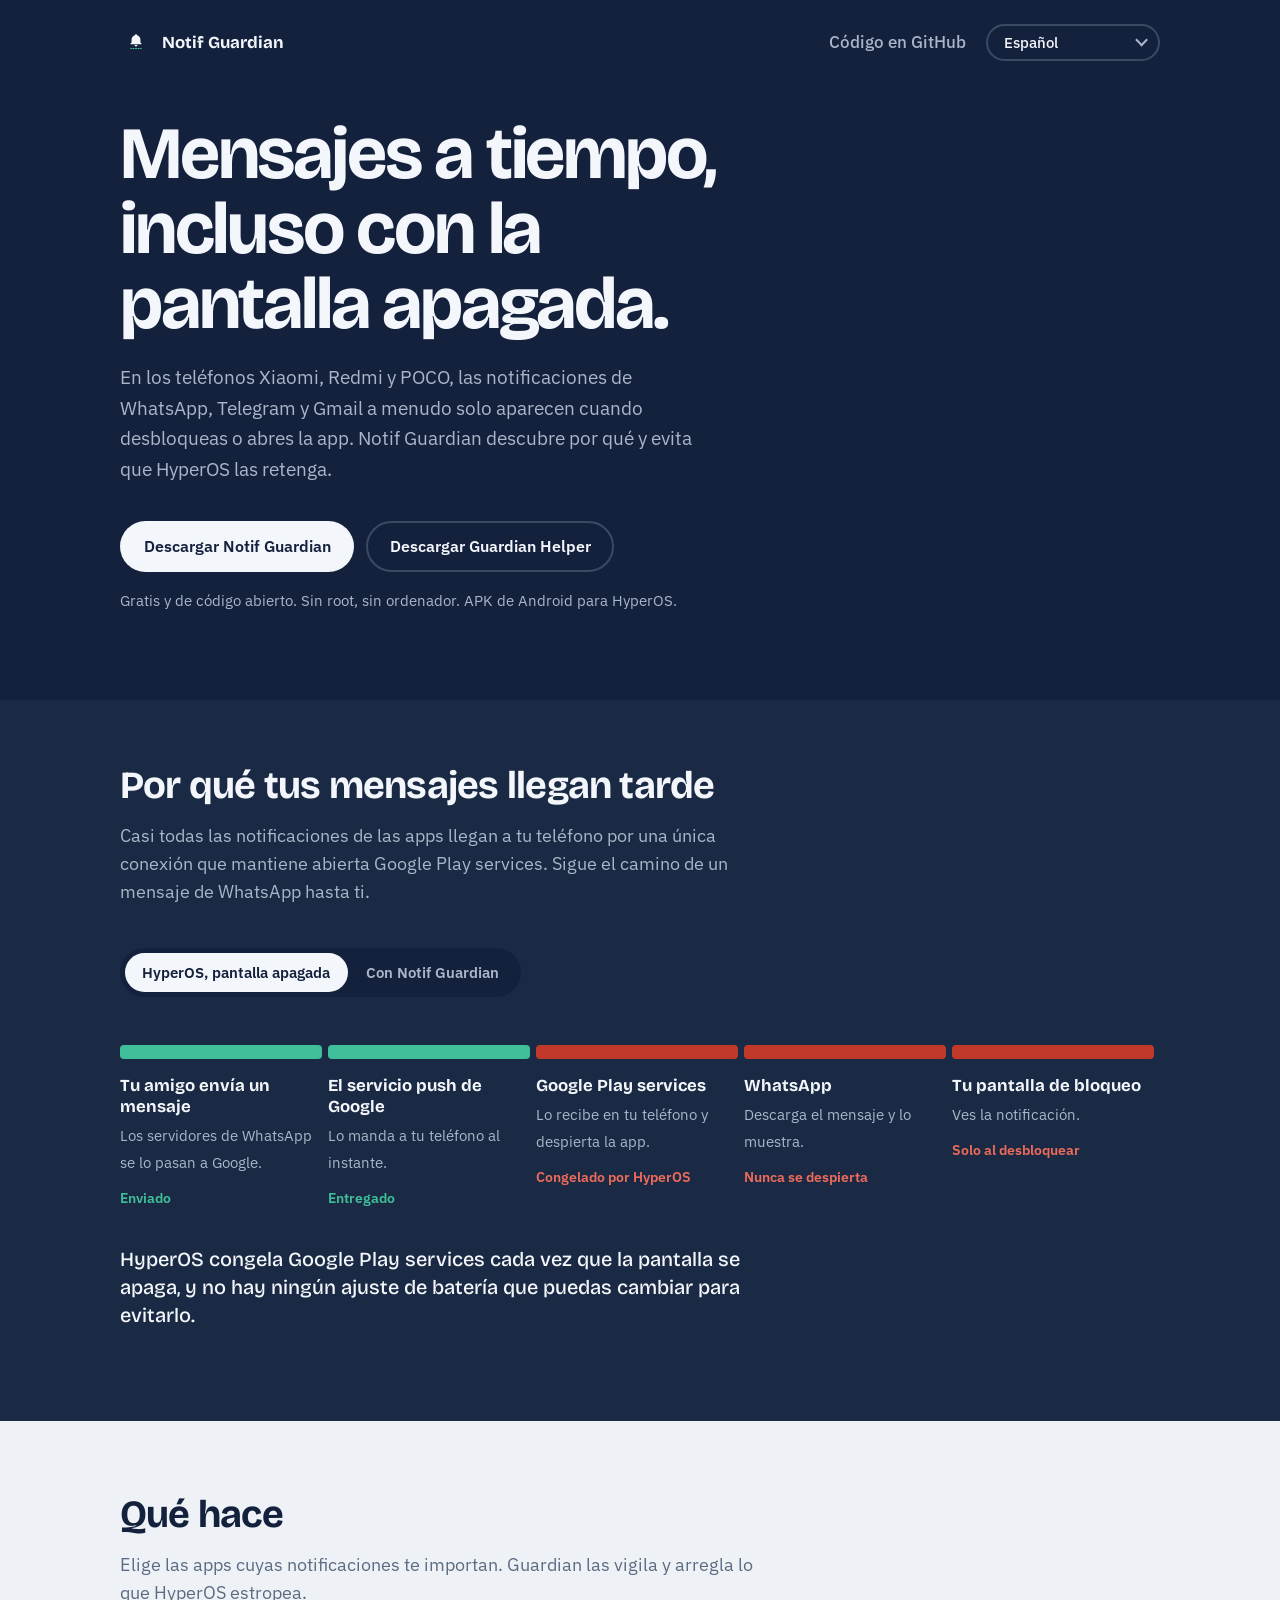
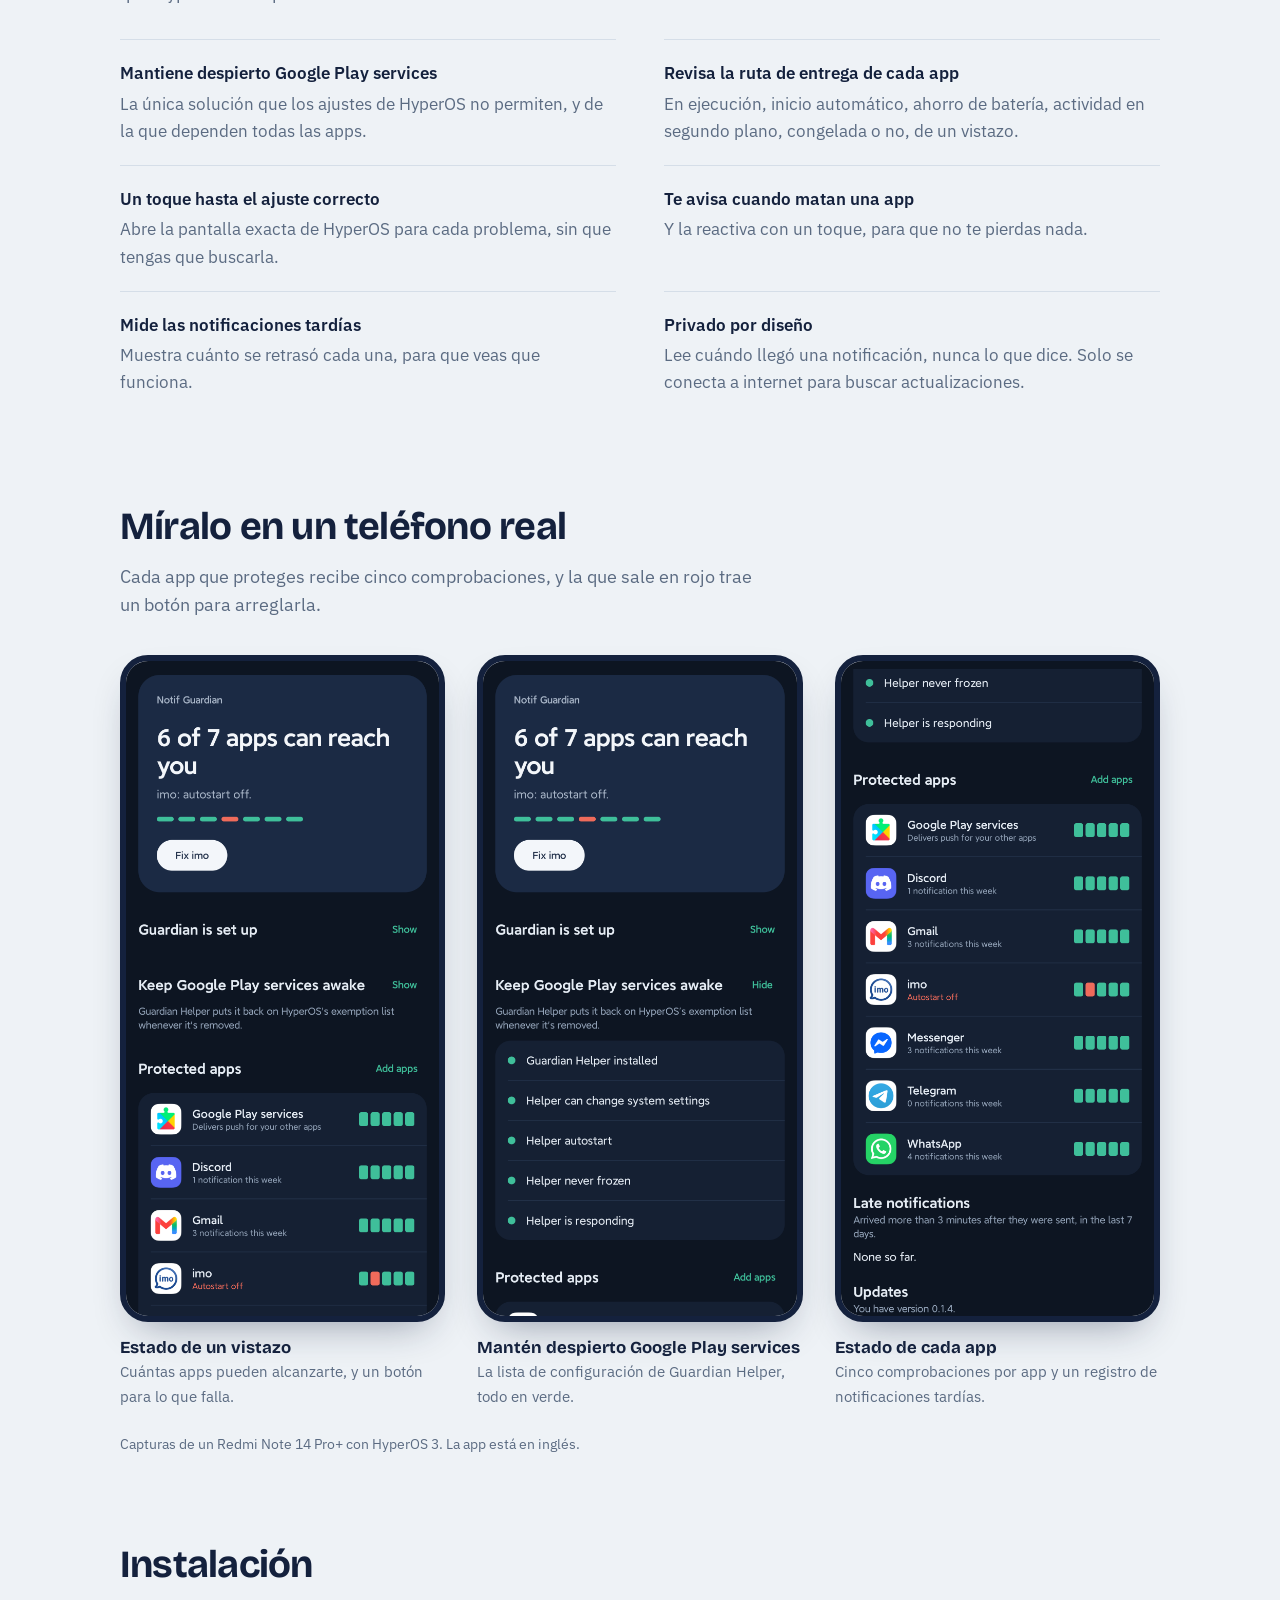
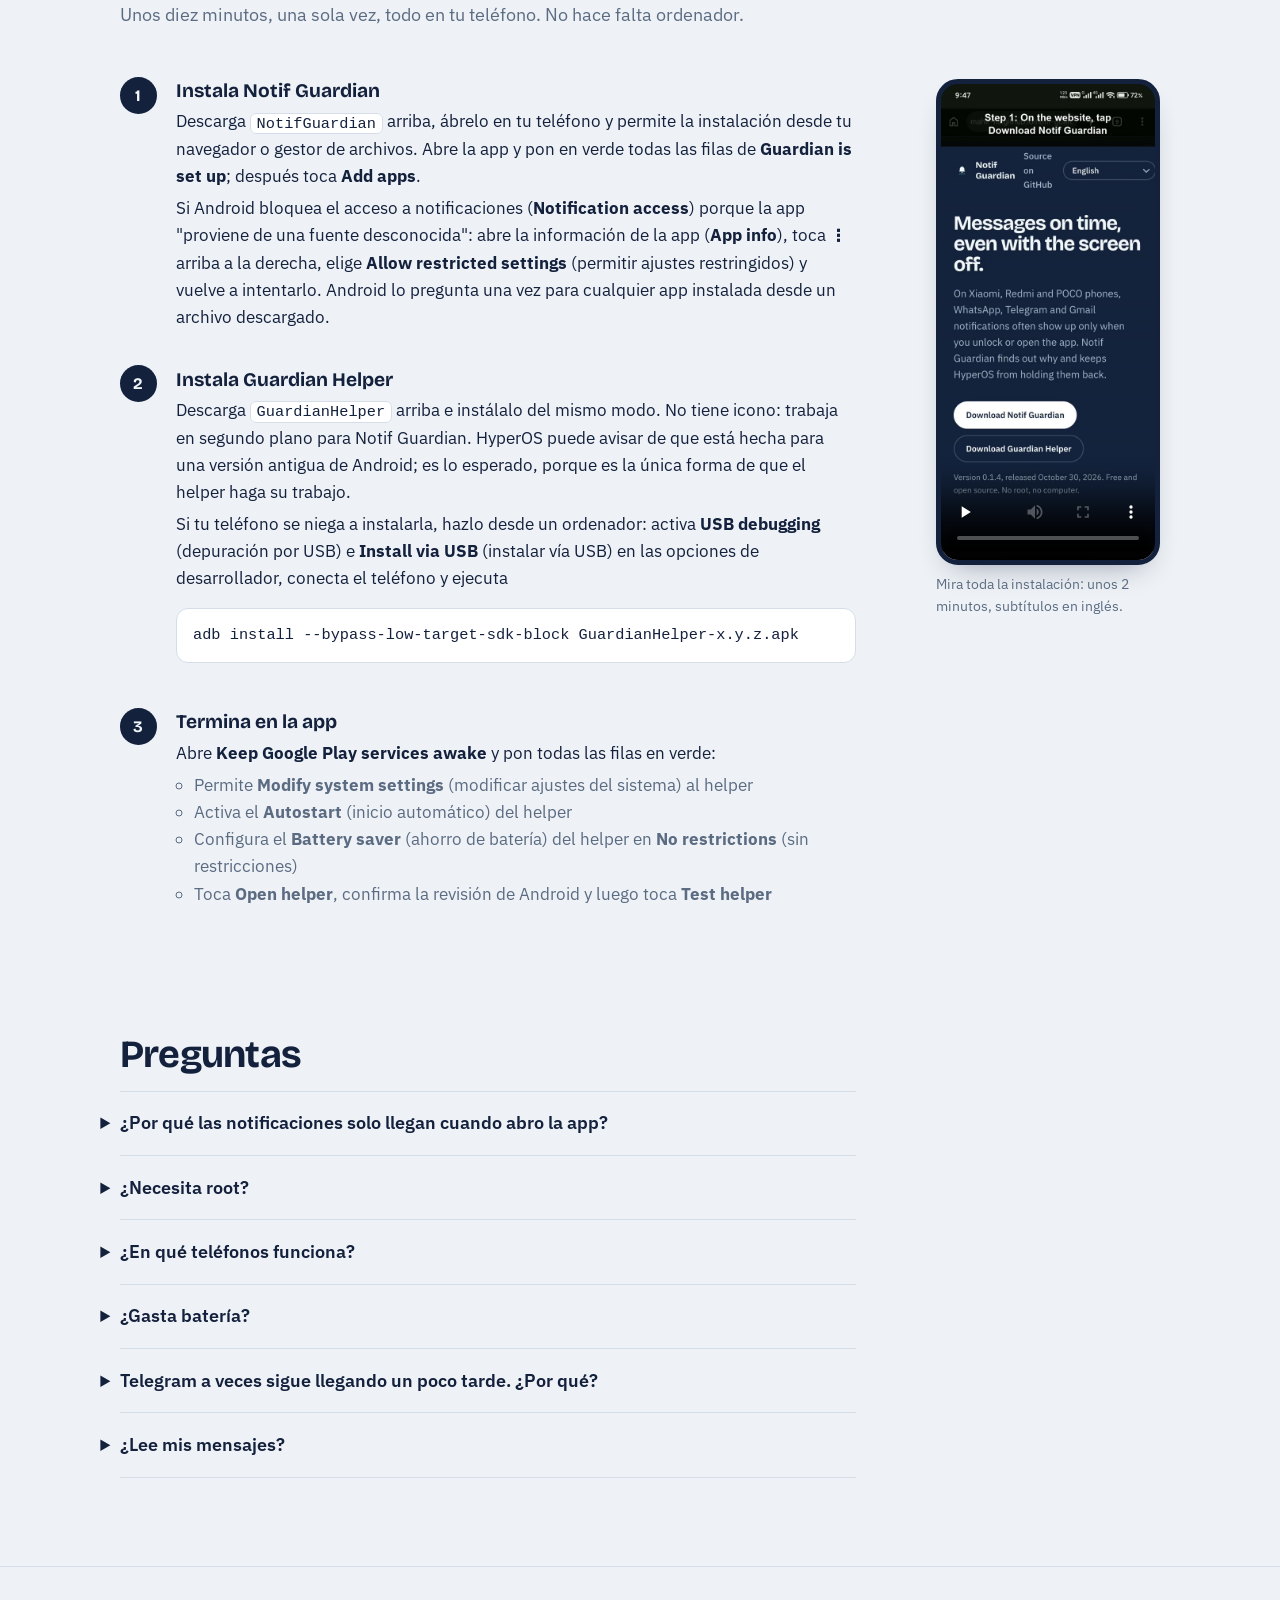
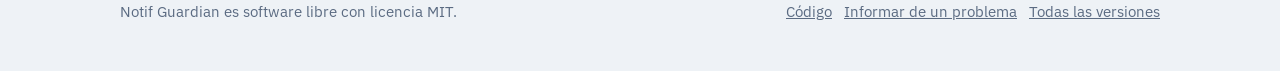
<file: docs/es/index.html>
<!DOCTYPE html>
<html lang="es">
<head>
<meta charset="utf-8">
<meta name="viewport" content="width=device-width, initial-scale=1">
<title>Notif Guardian: soluciona las notificaciones tardías en Xiaomi, Redmi y POCO (HyperOS)</title>
<meta name="description" content="¿Las notificaciones de WhatsApp, Telegram o Gmail solo llegan cuando abres la app en tu Xiaomi, Redmi o POCO? Notif Guardian descubre por qué y evita que HyperOS las congele. Gratis, de código abierto, sin root.">
<link rel="canonical" href="https://mahir-hs.github.io/notif-guardian/es/">
<link rel="alternate" hreflang="en" href="https://mahir-hs.github.io/notif-guardian/">
<link rel="alternate" hreflang="bn" href="https://mahir-hs.github.io/notif-guardian/bn/">
<link rel="alternate" hreflang="hi" href="https://mahir-hs.github.io/notif-guardian/hi/">
<link rel="alternate" hreflang="id" href="https://mahir-hs.github.io/notif-guardian/id/">
<link rel="alternate" hreflang="zh" href="https://mahir-hs.github.io/notif-guardian/zh/">
<link rel="alternate" hreflang="es" href="https://mahir-hs.github.io/notif-guardian/es/">
<link rel="alternate" hreflang="ru" href="https://mahir-hs.github.io/notif-guardian/ru/">
<link rel="alternate" hreflang="x-default" href="https://mahir-hs.github.io/notif-guardian/">
<meta property="og:type" content="website">
<meta property="og:locale" content="es_ES">
<meta property="og:title" content="Notif Guardian: notificaciones a tiempo en Xiaomi HyperOS">
<meta property="og:description" content="HyperOS congela los servicios de Google Play con la pantalla apagada, así que los mensajes esperan hasta que desbloqueas. Notif Guardian lo evita. Gratis, de código abierto, sin root.">
<meta property="og:url" content="https://mahir-hs.github.io/notif-guardian/es/">
<meta property="og:image" content="https://mahir-hs.github.io/notif-guardian/og-image.png">
<meta property="og:image:width" content="1200">
<meta property="og:image:height" content="630">
<meta property="og:image:alt" content="Pantalla de inicio de Notif Guardian en un teléfono Xiaomi, junto al titular: Mensajes a tiempo, incluso con la pantalla apagada.">
<meta name="twitter:card" content="summary_large_image">
<meta name="theme-color" content="#14213D">
<meta name="google-site-verification" content="iDzKotBsbsBLGl-H54MCP12xof1OyGMonS7u95FbIvY">
<link rel="icon" href="../icon.svg" type="image/svg+xml">
<link rel="icon" href="../icon-48.png" type="image/png" sizes="48x48">
<link rel="icon" href="../icon-192.png" type="image/png" sizes="192x192">
<link rel="shortcut icon" href="../favicon.ico">
<link rel="apple-touch-icon" href="../apple-touch-icon.png">
<link rel="preconnect" href="https://fonts.googleapis.com">
<link rel="preconnect" href="https://fonts.gstatic.com" crossorigin>
<link href="https://fonts.googleapis.com/css2?family=Bricolage+Grotesque:opsz,wght@12..96,500;12..96,700&family=IBM+Plex+Sans:wght@400;500;600&display=swap" rel="stylesheet">
<script type="application/ld+json">
{
  "@context": "https://schema.org",
  "@type": "SoftwareApplication",
  "name": "Notif Guardian",
  "operatingSystem": "Android (Xiaomi HyperOS)",
  "applicationCategory": "UtilitiesApplication",
  "description": "Evita que Xiaomi HyperOS congele los servicios de Google Play y las apps de mensajería para que las notificaciones de WhatsApp, Telegram y Gmail lleguen en tiempo real.",
  "offers": {
    "@type": "Offer",
    "price": "0",
    "priceCurrency": "USD"
  },
  "url": "https://mahir-hs.github.io/notif-guardian/",
  "downloadUrl": "https://github.com/mahir-hs/notif-guardian/releases/latest",
  "license": "https://opensource.org/licenses/MIT"
}
</script>
<script type="application/ld+json">
{
  "@context": "https://schema.org",
  "@type": "FAQPage",
  "mainEntity": [
    {
      "@type": "Question",
      "name": "¿Por qué las notificaciones solo llegan cuando abro la app?",
      "acceptedAnswer": {
        "@type": "Answer",
        "text": "HyperOS congela Google Play services mientras la pantalla está apagada. Las notificaciones push de casi todas las apps pasan por él, así que esperan hasta que desbloqueas. Poner el ahorro de batería de una app en \"No restrictions\" ayuda a esa app, pero HyperOS no ofrece ese ajuste para Google Play services. Ese es el hueco que cubre Notif Guardian."
      }
    },
    {
      "@type": "Question",
      "name": "¿Necesita root?",
      "acceptedAnswer": {
        "@type": "Answer",
        "text": "No, ni tampoco un ordenador: las dos apps se instalan en el teléfono y todo sigue funcionando tras reiniciar. Solo si tu teléfono se niega a instalar el helper necesitarás un ordenador, una vez."
      }
    },
    {
      "@type": "Question",
      "name": "¿En qué teléfonos funciona?",
      "acceptedAnswer": {
        "@type": "Answer",
        "text": "En teléfonos Xiaomi, Redmi y POCO con HyperOS. Está probado en un Redmi Note 14 Pro+ con HyperOS 3. Las versiones antiguas de MIUI pueden funcionar solo en parte. Si algo falla, toca Share diagnostics en la app y abre una incidencia (issue) en GitHub."
      }
    },
    {
      "@type": "Question",
      "name": "¿Gasta batería?",
      "acceptedAnswer": {
        "@type": "Answer",
        "text": "Apenas. Guardian revisa tus apps una vez por minuto y reacciona cuando HyperOS cambia su lista. Mantener despierto Google Play services es lo que ya hace cualquier teléfono Android que no sea Xiaomi."
      }
    },
    {
      "@type": "Question",
      "name": "Telegram a veces sigue llegando un poco tarde. ¿Por qué?",
      "acceptedAnswer": {
        "@type": "Answer",
        "text": "Si estás activo en Telegram Desktop o Web, los servidores de Telegram retienen el push a tu teléfono a propósito. El teléfono lo muestra en cuanto llega."
      }
    },
    {
      "@type": "Question",
      "name": "¿Lee mis mensajes?",
      "acceptedAnswer": {
        "@type": "Answer",
        "text": "No. Solo registra qué app publicó una notificación y cuándo, nunca el texto. Nada sale de tu teléfono a menos que tú mismo compartas un archivo de diagnóstico."
      }
    }
  ]
}
</script>
<link rel="stylesheet" href="../style.css">

</head>
<body>

<header class="hero">
  <div class="wrap">
    <nav class="bar" aria-label="Sitio">
      <a class="brand" href="../"><img src="../icon.svg" alt="">Notif Guardian</a>
      <div class="bar-end">
        <a class="gh" href="https://github.com/mahir-hs/notif-guardian">Código en GitHub</a>
        <div class="lang">
          <select id="lang-select" aria-label="Idioma">
            <option value="en">English</option>
            <option value="bn">বাংলা</option>
            <option value="hi">हिन्दी</option>
            <option value="id">Bahasa Indonesia</option>
            <option value="zh">简体中文</option>
            <option value="es" selected>Español</option>
            <option value="ru">Русский</option>
          </select>
        </div>
      </div>
    </nav>
    <h1>Mensajes a tiempo, incluso con la pantalla apagada.</h1>
    <p class="lede">En los teléfonos Xiaomi, Redmi y POCO, las notificaciones de WhatsApp, Telegram y Gmail a menudo solo aparecen cuando desbloqueas o abres la app. Notif Guardian descubre por qué y evita que HyperOS las retenga.</p>
    <div class="downloads">
      <a class="btn btn-primary" id="dl-guardian" data-goatcounter-click="download-guardian" data-goatcounter-title="Download Notif Guardian" href="https://github.com/mahir-hs/notif-guardian/releases/latest">Descargar Notif Guardian</a>
      <a class="btn btn-ghost" id="dl-helper" data-goatcounter-click="download-helper" data-goatcounter-title="Download Guardian Helper" href="https://github.com/mahir-hs/notif-guardian/releases/latest">Descargar Guardian Helper</a>
    </div>
    <p class="meta" id="release-meta">Gratis y de código abierto. Sin root, sin ordenador. APK de Android para HyperOS.</p>
  </div>
</header>

<section class="path-section" aria-labelledby="why">
  <div class="wrap">
    <h2 id="why">Por qué tus mensajes llegan tarde</h2>
    <p class="intro">Casi todas las notificaciones de las apps llegan a tu teléfono por una única conexión que mantiene abierta Google Play services. Sigue el camino de un mensaje de WhatsApp hasta ti.</p>
    <div class="toggle" role="group" aria-label="Mostrar la ruta de entrega">
      <button type="button" data-set="hyperos" aria-pressed="true">HyperOS, pantalla apagada</button>
      <button type="button" data-set="guardian" aria-pressed="false">Con Notif Guardian</button>
    </div>
    <ol class="path" id="path" data-mode="hyperos">
      <li class="hop"><strong>Tu amigo envía un mensaje</strong><span>Los servidores de WhatsApp se lo pasan a Google.</span><b class="state">Enviado</b></li>
      <li class="hop"><strong>El servicio push de Google</strong><span>Lo manda a tu teléfono al instante.</span><b class="state">Entregado</b></li>
      <li class="hop gms"><strong>Google Play services</strong><span>Lo recibe en tu teléfono y despierta la app.</span><b class="state" data-hyperos="Congelado por HyperOS" data-guardian="Activo">Congelado por HyperOS</b></li>
      <li class="hop after"><strong>WhatsApp</strong><span>Descarga el mensaje y lo muestra.</span><b class="state" data-hyperos="Nunca se despierta" data-guardian="Lo muestra">Nunca se despierta</b></li>
      <li class="hop after"><strong>Tu pantalla de bloqueo</strong><span>Ves la notificación.</span><b class="state" data-hyperos="Solo al desbloquear" data-guardian="Al instante">Solo al desbloquear</b></li>
    </ol>
    <p class="verdict" id="verdict" data-hyperos="HyperOS congela Google Play services cada vez que la pantalla se apaga, y no hay ningún ajuste de batería que puedas cambiar para evitarlo." data-guardian="Notif Guardian mantiene Google Play services en la lista de exclusiones de HyperOS y lo vuelve a añadir en milisegundos cada vez que HyperOS lo quita.">HyperOS congela Google Play services cada vez que la pantalla se apaga, y no hay ningún ajuste de batería que puedas cambiar para evitarlo.</p>
  </div>
</section>

<main>
  <section class="block" aria-labelledby="what">
    <div class="wrap">
      <h2 id="what">Qué hace</h2>
      <p class="intro">Elige las apps cuyas notificaciones te importan. Guardian las vigila y arregla lo que HyperOS estropea.</p>
      <ul class="features">
        <li><strong>Mantiene despierto Google Play services</strong><span>La única solución que los ajustes de HyperOS no permiten, y de la que dependen todas las apps.</span></li>
        <li><strong>Revisa la ruta de entrega de cada app</strong><span>En ejecución, inicio automático, ahorro de batería, actividad en segundo plano, congelada o no, de un vistazo.</span></li>
        <li><strong>Un toque hasta el ajuste correcto</strong><span>Abre la pantalla exacta de HyperOS para cada problema, sin que tengas que buscarla.</span></li>
        <li><strong>Te avisa cuando matan una app</strong><span>Y la reactiva con un toque, para que no te pierdas nada.</span></li>
        <li><strong>Mide las notificaciones tardías</strong><span>Muestra cuánto se retrasó cada una, para que veas que funciona.</span></li>
        <li><strong>Privado por diseño</strong><span>Lee cuándo llegó una notificación, nunca lo que dice. Solo se conecta a internet para buscar actualizaciones.</span></li>
      </ul>
    </div>
  </section>

  <section class="block" aria-labelledby="shots">
    <div class="wrap">
      <h2 id="shots">Míralo en un teléfono real</h2>
      <p class="intro">Cada app que proteges recibe cinco comprobaciones, y la que sale en rojo trae un botón para arreglarla.</p>
      <ul class="shots">
        <li><figure><img src="../screenshots/home.png" width="1220" height="2552" loading="lazy" alt="Pantalla de inicio de Notif Guardian: 6 de 7 apps pueden alcanzarte, con un botón Fix para la que no puede"><figcaption><b>Estado de un vistazo</b>Cuántas apps pueden alcanzarte, y un botón para lo que falla.</figcaption></figure></li>
        <li><figure><img src="../screenshots/helper.png" width="1220" height="2552" loading="lazy" alt="Lista de comprobación Keep Google Play services awake con todas las filas en verde"><figcaption><b>Mantén despierto Google Play services</b>La lista de configuración de Guardian Helper, todo en verde.</figcaption></figure></li>
        <li><figure><img src="../screenshots/apps.png" width="1220" height="2552" loading="lazy" alt="Lista de apps protegidas con cinco comprobaciones de estado cada una, y la sección de notificaciones tardías"><figcaption><b>Estado de cada app</b>Cinco comprobaciones por app y un registro de notificaciones tardías.</figcaption></figure></li>
      </ul>
      <p class="shots-note">Capturas de un Redmi Note 14 Pro+ con HyperOS 3. La app está en inglés.</p>
    </div>
  </section>

  <section class="block" aria-labelledby="install">
    <div class="wrap">
      <h2 id="install">Instalación</h2>
      <p class="intro">Unos diez minutos, una sola vez, todo en tu teléfono. No hace falta ordenador.</p>
      <div class="install-layout">
      <ol class="steps">
        <li>
          <h3>Instala Notif Guardian</h3>
          <p>Descarga <code>NotifGuardian</code> arriba, ábrelo en tu teléfono y permite la instalación desde tu navegador o gestor de archivos. Abre la app y pon en verde todas las filas de <b>Guardian is set up</b>; después toca <b>Add apps</b>.</p>
          <p>Si Android bloquea el acceso a notificaciones (<b>Notification access</b>) porque la app "proviene de una fuente desconocida": abre la información de la app (<b>App info</b>), toca <b>&#8942;</b> arriba a la derecha, elige <b>Allow restricted settings</b> (permitir ajustes restringidos) y vuelve a intentarlo. Android lo pregunta una vez para cualquier app instalada desde un archivo descargado.</p>
        </li>
        <li>
          <h3>Instala Guardian Helper</h3>
          <p>Descarga <code>GuardianHelper</code> arriba e instálalo del mismo modo. No tiene icono: trabaja en segundo plano para Notif Guardian. HyperOS puede avisar de que está hecha para una versión antigua de Android; es lo esperado, porque es la única forma de que el helper haga su trabajo.</p>
          <p>Si tu teléfono se niega a instalarla, hazlo desde un ordenador: activa <b>USB debugging</b> (depuración por USB) e <b>Install via USB</b> (instalar vía USB) en las opciones de desarrollador, conecta el teléfono y ejecuta</p>
          <pre dir="ltr">adb install --bypass-low-target-sdk-block GuardianHelper-x.y.z.apk</pre>
        </li>
        <li>
          <h3>Termina en la app</h3>
          <p>Abre <b>Keep Google Play services awake</b> y pon todas las filas en verde:</p>
          <ul>
            <li>Permite <b>Modify system settings</b> (modificar ajustes del sistema) al helper</li>
            <li>Activa el <b>Autostart</b> (inicio automático) del helper</li>
            <li>Configura el <b>Battery saver</b> (ahorro de batería) del helper en <b>No restrictions</b> (sin restricciones)</li>
            <li>Toca <b>Open helper</b>, confirma la revisión de Android y luego toca <b>Test helper</b></li>
          </ul>
        </li>
      </ol>
      <figure class="install-video">
        <video controls preload="none" playsinline width="540" height="1200" poster="../video/poster.jpg" aria-label="Mira toda la instalación: unos 2 minutos, subtítulos en inglés.">
          <source src="../video/install.mp4" type="video/mp4">
        </video>
        <figcaption>Mira toda la instalación: unos 2 minutos, subtítulos en inglés.</figcaption>
      </figure>
      </div>
    </div>
  </section>

  <section class="block faq" aria-labelledby="faq">
    <div class="wrap">
      <h2 id="faq">Preguntas</h2>
      <details><summary>¿Por qué las notificaciones solo llegan cuando abro la app?</summary><p>HyperOS congela Google Play services mientras la pantalla está apagada. Las notificaciones push de casi todas las apps pasan por él, así que esperan hasta que desbloqueas. Poner el ahorro de batería de una app en "No restrictions" ayuda a esa app, pero HyperOS no ofrece ese ajuste para Google Play services. Ese es el hueco que cubre Notif Guardian.</p></details>
      <details><summary>¿Necesita root?</summary><p>No, ni tampoco un ordenador: las dos apps se instalan en el teléfono y todo sigue funcionando tras reiniciar. Solo si tu teléfono se niega a instalar el helper necesitarás un ordenador, una vez.</p></details>
      <details><summary>¿En qué teléfonos funciona?</summary><p>En teléfonos Xiaomi, Redmi y POCO con HyperOS. Está probado en un Redmi Note 14 Pro+ con HyperOS 3. Las versiones antiguas de MIUI pueden funcionar solo en parte. Si algo falla, toca <b>Share diagnostics</b> en la app y abre una incidencia (issue) en GitHub.</p></details>
      <details><summary>¿Gasta batería?</summary><p>Apenas. Guardian revisa tus apps una vez por minuto y reacciona cuando HyperOS cambia su lista. Mantener despierto Google Play services es lo que ya hace cualquier teléfono Android que no sea Xiaomi.</p></details>
      <details><summary>Telegram a veces sigue llegando un poco tarde. ¿Por qué?</summary><p>Si estás activo en Telegram Desktop o Web, los servidores de Telegram retienen el push a tu teléfono a propósito. El teléfono lo muestra en cuanto llega.</p></details>
      <details><summary>¿Lee mis mensajes?</summary><p>No. Solo registra qué app publicó una notificación y cuándo, nunca el texto. Nada sale de tu teléfono a menos que tú mismo compartas un archivo de diagnóstico.</p></details>
    </div>
  </section>
</main>

<footer>
  <div class="wrap">
    <span>Notif Guardian es software libre con licencia MIT.</span>
    <span><a href="https://github.com/mahir-hs/notif-guardian">Código</a> &nbsp; <a href="https://github.com/mahir-hs/notif-guardian/issues">Informar de un problema</a> &nbsp; <a href="https://github.com/mahir-hs/notif-guardian/releases">Todas las versiones</a></span>
  </div>
</footer>

<script>
window.PAGE = {"lang": "es", "base": "../", "langs": {"en": "../", "bn": "../bn/", "hi": "../hi/", "id": "../id/", "zh": "../zh/", "es": "../es/", "ru": "../ru/"}};
window.T = {"release_meta": "Versión {version}, publicada el {date}. Gratis y de código abierto. Sin root, sin ordenador.", "dyn": {}};
</script>
<script src="../app.js"></script>
<script data-goatcounter="https://mahir.goatcounter.com/count" async src="https://gc.zgo.at/count.js"></script>
</body>
</html>
</file>
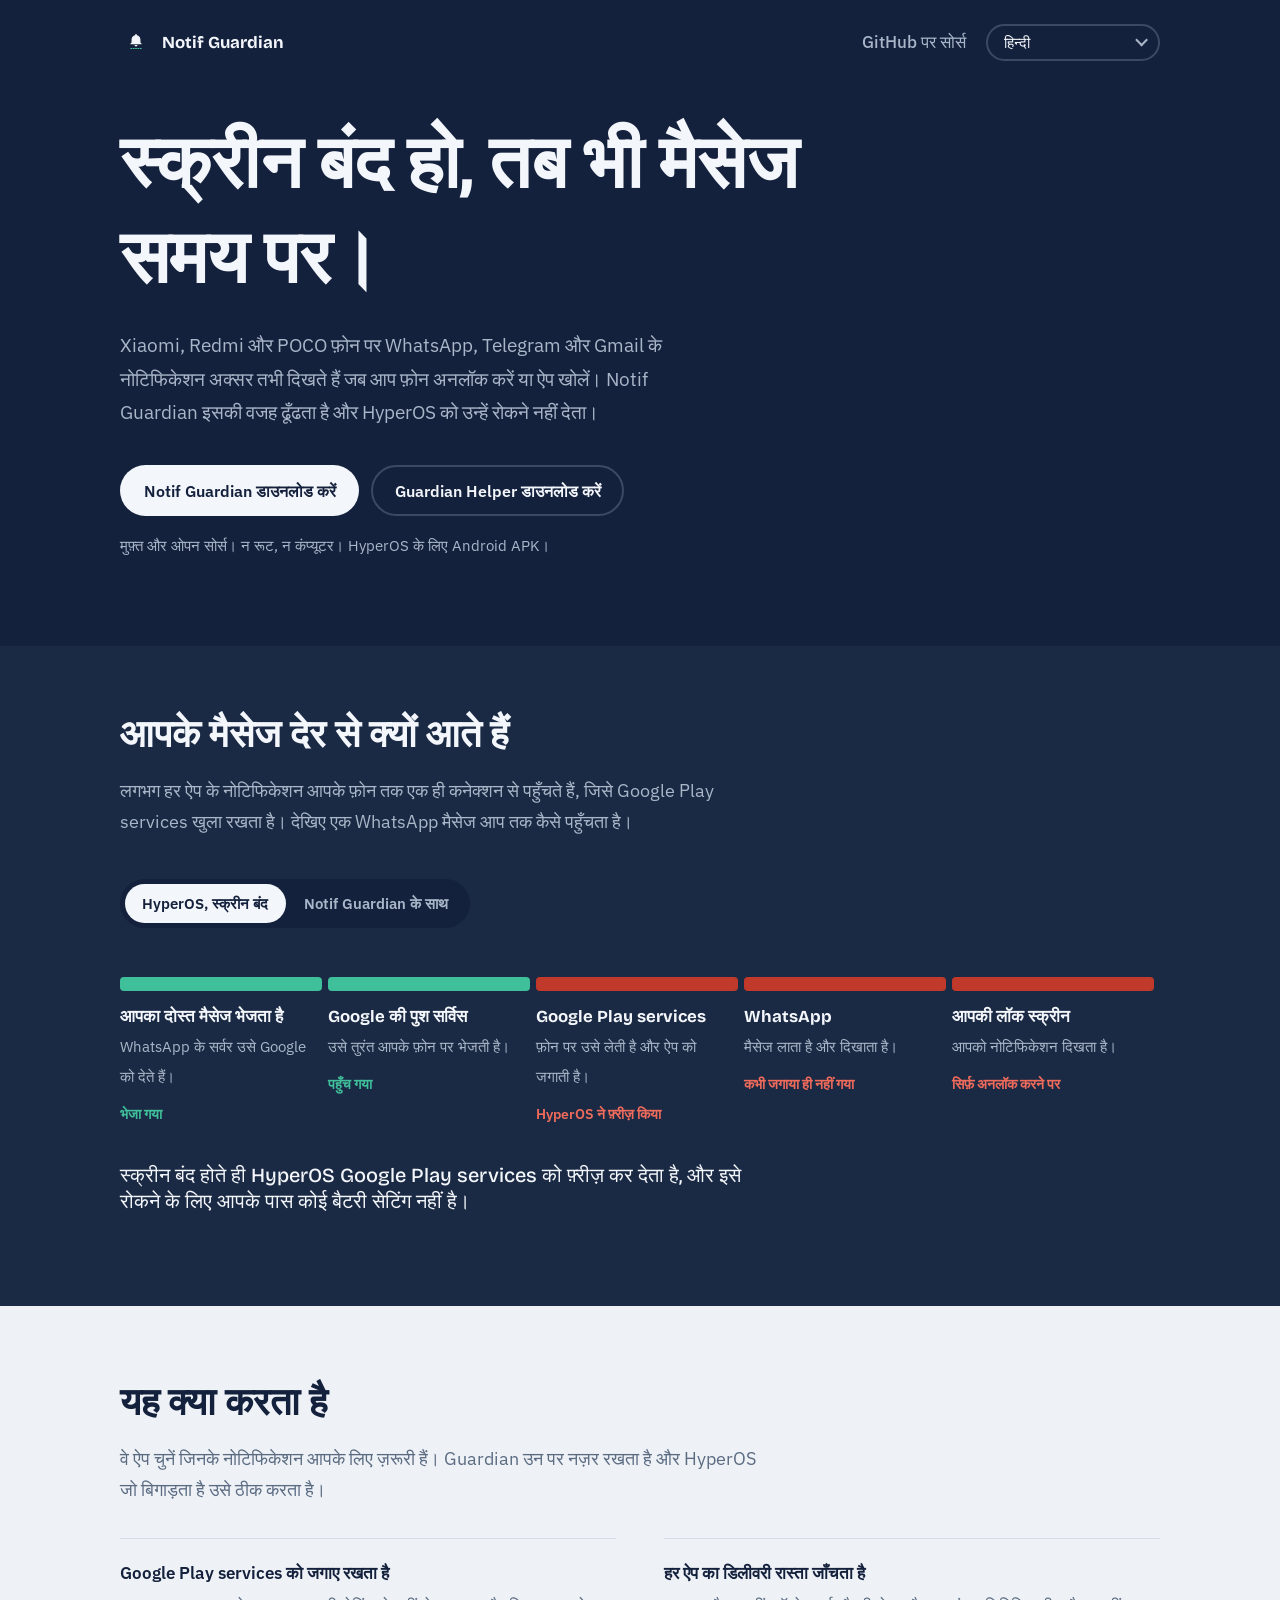
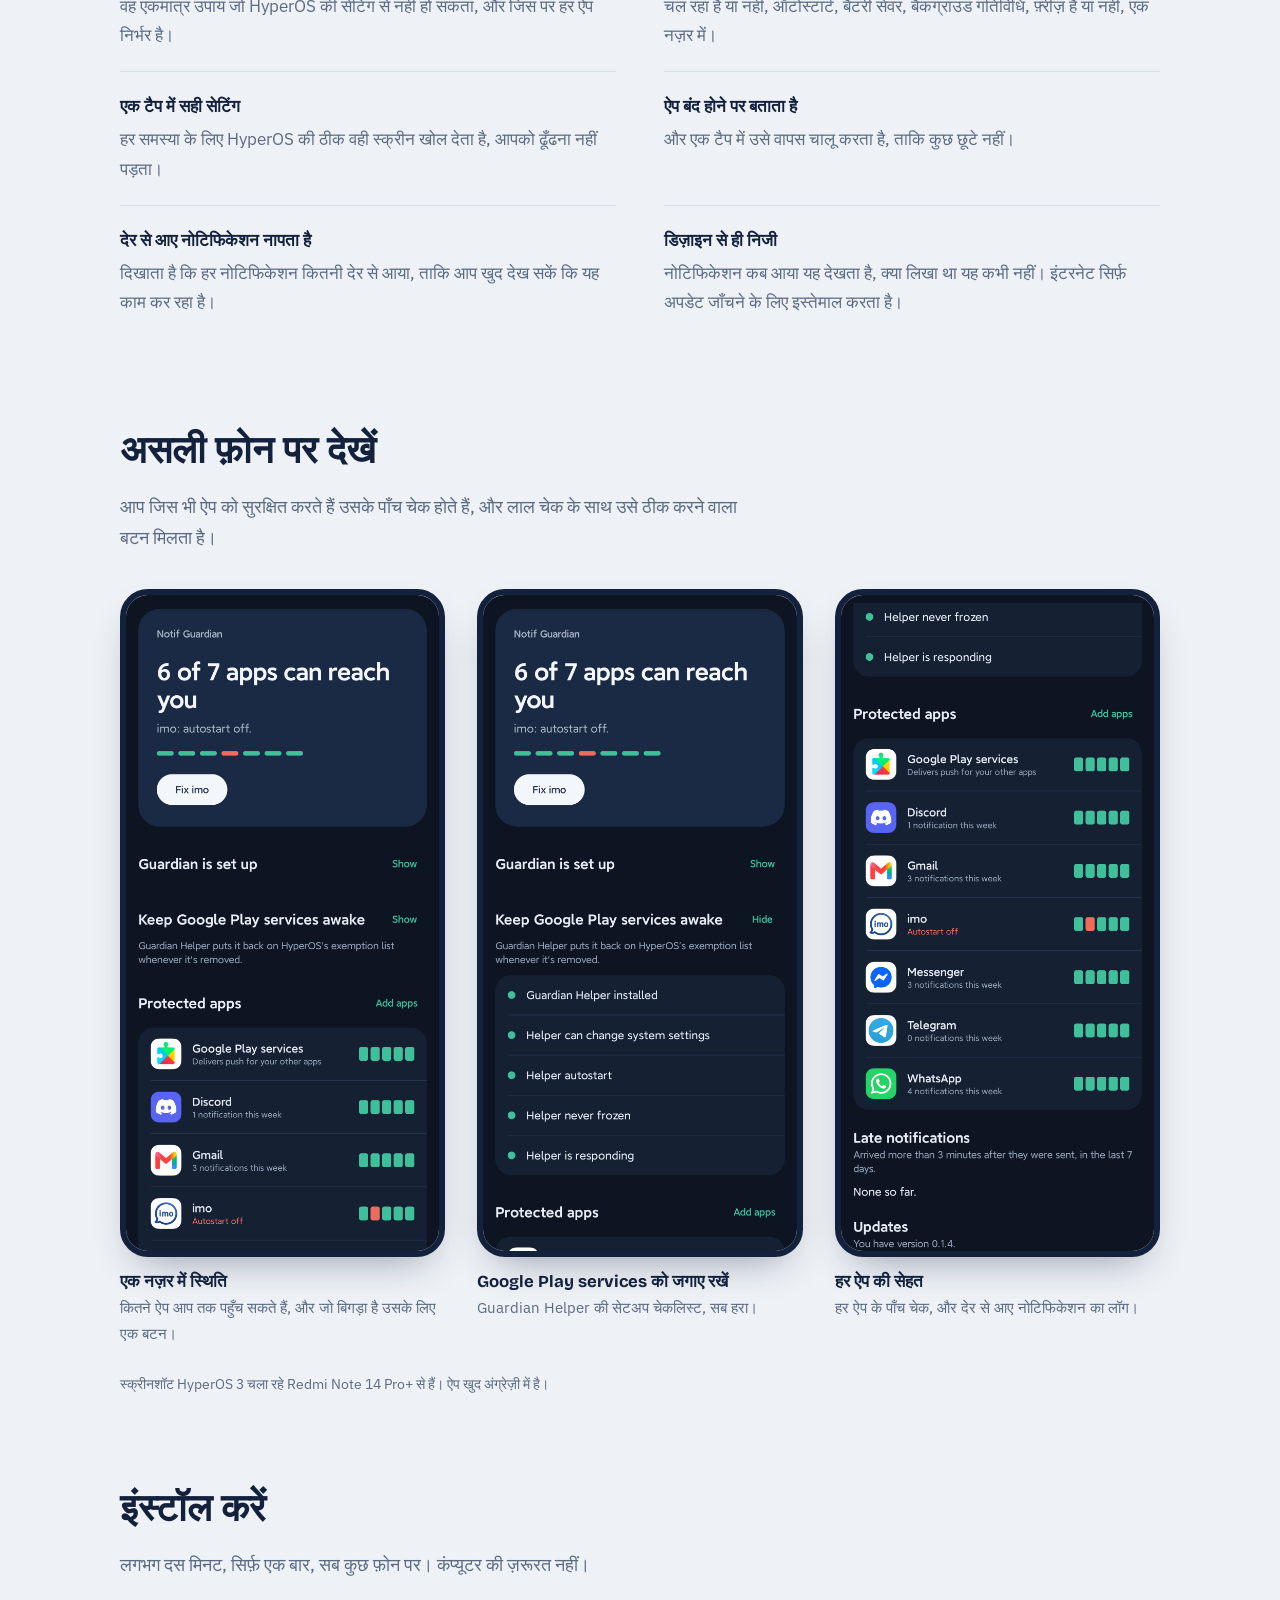
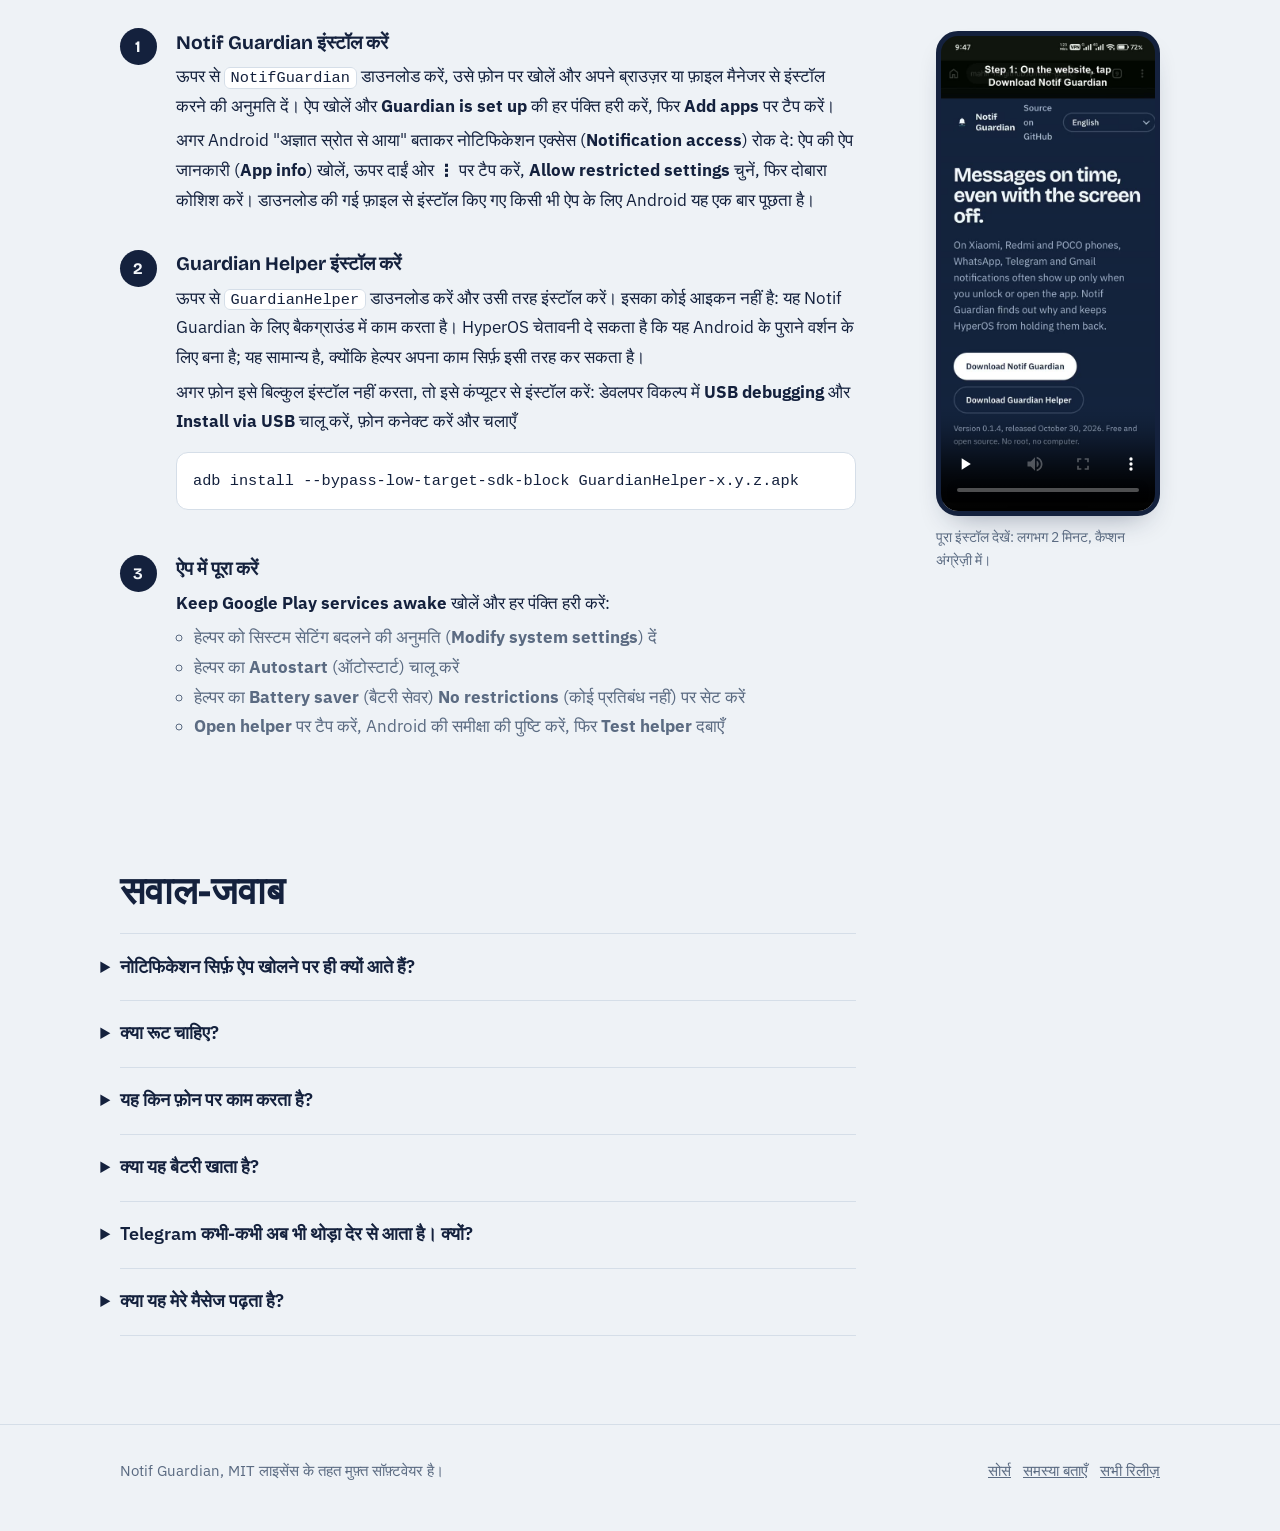
<file: docs/hi/index.html>
<!DOCTYPE html>
<html lang="hi">
<head>
<meta charset="utf-8">
<meta name="viewport" content="width=device-width, initial-scale=1">
<title>Notif Guardian: Xiaomi, Redmi और POCO (HyperOS) पर देर से आने वाले नोटिफिकेशन ठीक करें</title>
<meta name="description" content="आपके Xiaomi, Redmi या POCO फ़ोन पर WhatsApp, Telegram या Gmail के नोटिफिकेशन सिर्फ़ ऐप खोलने पर आते हैं? Notif Guardian वजह ढूँढता है और HyperOS को उन्हें फ़्रीज़ करने से रोकता है। मुफ़्त, ओपन सोर्स, बिना रूट।">
<link rel="canonical" href="https://mahir-hs.github.io/notif-guardian/hi/">
<link rel="alternate" hreflang="en" href="https://mahir-hs.github.io/notif-guardian/">
<link rel="alternate" hreflang="bn" href="https://mahir-hs.github.io/notif-guardian/bn/">
<link rel="alternate" hreflang="hi" href="https://mahir-hs.github.io/notif-guardian/hi/">
<link rel="alternate" hreflang="id" href="https://mahir-hs.github.io/notif-guardian/id/">
<link rel="alternate" hreflang="zh" href="https://mahir-hs.github.io/notif-guardian/zh/">
<link rel="alternate" hreflang="es" href="https://mahir-hs.github.io/notif-guardian/es/">
<link rel="alternate" hreflang="ru" href="https://mahir-hs.github.io/notif-guardian/ru/">
<link rel="alternate" hreflang="x-default" href="https://mahir-hs.github.io/notif-guardian/">
<meta property="og:type" content="website">
<meta property="og:locale" content="hi_IN">
<meta property="og:title" content="Notif Guardian: Xiaomi HyperOS पर समय पर नोटिफिकेशन">
<meta property="og:description" content="स्क्रीन बंद होने पर HyperOS Google Play services को फ़्रीज़ कर देता है, इसलिए अनलॉक करने तक मैसेज रुके रहते हैं। Notif Guardian इसे रोकता है। मुफ़्त, ओपन सोर्स, बिना रूट।">
<meta property="og:url" content="https://mahir-hs.github.io/notif-guardian/hi/">
<meta property="og:image" content="https://mahir-hs.github.io/notif-guardian/og-image.png">
<meta property="og:image:width" content="1200">
<meta property="og:image:height" content="630">
<meta property="og:image:alt" content="Xiaomi फ़ोन पर Notif Guardian की होम स्क्रीन, साथ में शीर्षक: स्क्रीन बंद होने पर भी मैसेज समय पर।">
<meta name="twitter:card" content="summary_large_image">
<meta name="theme-color" content="#14213D">
<meta name="google-site-verification" content="iDzKotBsbsBLGl-H54MCP12xof1OyGMonS7u95FbIvY">
<link rel="icon" href="../icon.svg" type="image/svg+xml">
<link rel="icon" href="../icon-48.png" type="image/png" sizes="48x48">
<link rel="icon" href="../icon-192.png" type="image/png" sizes="192x192">
<link rel="shortcut icon" href="../favicon.ico">
<link rel="apple-touch-icon" href="../apple-touch-icon.png">
<link rel="preconnect" href="https://fonts.googleapis.com">
<link rel="preconnect" href="https://fonts.gstatic.com" crossorigin>
<link href="https://fonts.googleapis.com/css2?family=Bricolage+Grotesque:opsz,wght@12..96,500;12..96,700&family=IBM+Plex+Sans:wght@400;500;600&display=swap" rel="stylesheet">
<script type="application/ld+json">
{
  "@context": "https://schema.org",
  "@type": "SoftwareApplication",
  "name": "Notif Guardian",
  "operatingSystem": "Android (Xiaomi HyperOS)",
  "applicationCategory": "UtilitiesApplication",
  "description": "Xiaomi HyperOS को Google Play services और मैसेजिंग ऐप फ़्रीज़ करने से रोकता है, ताकि WhatsApp, Telegram और Gmail के नोटिफिकेशन तुरंत आएँ।",
  "offers": {
    "@type": "Offer",
    "price": "0",
    "priceCurrency": "USD"
  },
  "url": "https://mahir-hs.github.io/notif-guardian/",
  "downloadUrl": "https://github.com/mahir-hs/notif-guardian/releases/latest",
  "license": "https://opensource.org/licenses/MIT"
}
</script>
<script type="application/ld+json">
{
  "@context": "https://schema.org",
  "@type": "FAQPage",
  "mainEntity": [
    {
      "@type": "Question",
      "name": "नोटिफिकेशन सिर्फ़ ऐप खोलने पर ही क्यों आते हैं?",
      "acceptedAnswer": {
        "@type": "Answer",
        "text": "स्क्रीन बंद होने पर HyperOS Google Play services को फ़्रीज़ कर देता है। लगभग हर ऐप के पुश नोटिफिकेशन इसी से होकर आते हैं, इसलिए वे अनलॉक करने तक रुके रहते हैं। किसी ऐप का बैटरी सेवर \"No restrictions\" करने से उस ऐप को फ़ायदा होता है, लेकिन Google Play services के लिए HyperOS में ऐसी कोई सेटिंग नहीं है। Notif Guardian यही कमी पूरी करता है।"
      }
    },
    {
      "@type": "Question",
      "name": "क्या रूट चाहिए?",
      "acceptedAnswer": {
        "@type": "Answer",
        "text": "नहीं, और कंप्यूटर भी नहीं: दोनों ऐप फ़ोन पर ही इंस्टॉल होते हैं, और रीबूट के बाद भी सब कुछ चलता रहता है। सिर्फ़ तब कंप्यूटर चाहिए, एक बार, जब आपका फ़ोन हेल्पर इंस्टॉल करने से मना कर दे।"
      }
    },
    {
      "@type": "Question",
      "name": "यह किन फ़ोन पर काम करता है?",
      "acceptedAnswer": {
        "@type": "Answer",
        "text": "HyperOS वाले Xiaomi, Redmi और POCO फ़ोन पर। इसे HyperOS 3 वाले Redmi Note 14 Pro+ पर टेस्ट किया गया है। पुराने MIUI वर्शन पर आंशिक रूप से चल सकता है। कुछ न चले तो ऐप में Share diagnostics दबाएँ और GitHub पर issue खोलें।"
      }
    },
    {
      "@type": "Question",
      "name": "क्या यह बैटरी खाता है?",
      "acceptedAnswer": {
        "@type": "Answer",
        "text": "बहुत कम। Guardian हर मिनट में एक बार आपके ऐप जाँचता है और HyperOS की सूची बदलने पर प्रतिक्रिया देता है। Google Play services को जगाए रखना तो हर गैर-Xiaomi Android फ़ोन वैसे भी करता है।"
      }
    },
    {
      "@type": "Question",
      "name": "Telegram कभी-कभी अब भी थोड़ा देर से आता है। क्यों?",
      "acceptedAnswer": {
        "@type": "Answer",
        "text": "अगर आप Telegram Desktop या Web पर सक्रिय हैं, तो Telegram के सर्वर जानबूझकर आपके फ़ोन पर पुश रोक देते हैं। पुश आते ही फ़ोन उसे दिखा देता है।"
      }
    },
    {
      "@type": "Question",
      "name": "क्या यह मेरे मैसेज पढ़ता है?",
      "acceptedAnswer": {
        "@type": "Answer",
        "text": "नहीं। यह सिर्फ़ दर्ज करता है कि किस ऐप ने नोटिफिकेशन कब भेजा, टेक्स्ट कभी नहीं। जब तक आप खुद डायग्नोस्टिक फ़ाइल साझा न करें, फ़ोन से कुछ बाहर नहीं जाता।"
      }
    }
  ]
}
</script>
<link rel="stylesheet" href="../style.css">

</head>
<body>

<header class="hero">
  <div class="wrap">
    <nav class="bar" aria-label="साइट">
      <a class="brand" href="../"><img src="../icon.svg" alt="">Notif Guardian</a>
      <div class="bar-end">
        <a class="gh" href="https://github.com/mahir-hs/notif-guardian">GitHub पर सोर्स</a>
        <div class="lang">
          <select id="lang-select" aria-label="भाषा">
            <option value="en">English</option>
            <option value="bn">বাংলা</option>
            <option value="hi" selected>हिन्दी</option>
            <option value="id">Bahasa Indonesia</option>
            <option value="zh">简体中文</option>
            <option value="es">Español</option>
            <option value="ru">Русский</option>
          </select>
        </div>
      </div>
    </nav>
    <h1>स्क्रीन बंद हो, तब भी मैसेज समय पर।</h1>
    <p class="lede">Xiaomi, Redmi और POCO फ़ोन पर WhatsApp, Telegram और Gmail के नोटिफिकेशन अक्सर तभी दिखते हैं जब आप फ़ोन अनलॉक करें या ऐप खोलें। Notif Guardian इसकी वजह ढूँढता है और HyperOS को उन्हें रोकने नहीं देता।</p>
    <div class="downloads">
      <a class="btn btn-primary" id="dl-guardian" data-goatcounter-click="download-guardian" data-goatcounter-title="Download Notif Guardian" href="https://github.com/mahir-hs/notif-guardian/releases/latest">Notif Guardian डाउनलोड करें</a>
      <a class="btn btn-ghost" id="dl-helper" data-goatcounter-click="download-helper" data-goatcounter-title="Download Guardian Helper" href="https://github.com/mahir-hs/notif-guardian/releases/latest">Guardian Helper डाउनलोड करें</a>
    </div>
    <p class="meta" id="release-meta">मुफ़्त और ओपन सोर्स। न रूट, न कंप्यूटर। HyperOS के लिए Android APK।</p>
  </div>
</header>

<section class="path-section" aria-labelledby="why">
  <div class="wrap">
    <h2 id="why">आपके मैसेज देर से क्यों आते हैं</h2>
    <p class="intro">लगभग हर ऐप के नोटिफिकेशन आपके फ़ोन तक एक ही कनेक्शन से पहुँचते हैं, जिसे Google Play services खुला रखता है। देखिए एक WhatsApp मैसेज आप तक कैसे पहुँचता है।</p>
    <div class="toggle" role="group" aria-label="डिलीवरी का रास्ता दिखाएँ">
      <button type="button" data-set="hyperos" aria-pressed="true">HyperOS, स्क्रीन बंद</button>
      <button type="button" data-set="guardian" aria-pressed="false">Notif Guardian के साथ</button>
    </div>
    <ol class="path" id="path" data-mode="hyperos">
      <li class="hop"><strong>आपका दोस्त मैसेज भेजता है</strong><span>WhatsApp के सर्वर उसे Google को देते हैं।</span><b class="state">भेजा गया</b></li>
      <li class="hop"><strong>Google की पुश सर्विस</strong><span>उसे तुरंत आपके फ़ोन पर भेजती है।</span><b class="state">पहुँच गया</b></li>
      <li class="hop gms"><strong>Google Play services</strong><span>फ़ोन पर उसे लेती है और ऐप को जगाती है।</span><b class="state" data-hyperos="HyperOS ने फ़्रीज़ किया" data-guardian="जागा हुआ">HyperOS ने फ़्रीज़ किया</b></li>
      <li class="hop after"><strong>WhatsApp</strong><span>मैसेज लाता है और दिखाता है।</span><b class="state" data-hyperos="कभी जगाया ही नहीं गया" data-guardian="दिखाता है">कभी जगाया ही नहीं गया</b></li>
      <li class="hop after"><strong>आपकी लॉक स्क्रीन</strong><span>आपको नोटिफिकेशन दिखता है।</span><b class="state" data-hyperos="सिर्फ़ अनलॉक करने पर" data-guardian="तुरंत">सिर्फ़ अनलॉक करने पर</b></li>
    </ol>
    <p class="verdict" id="verdict" data-hyperos="स्क्रीन बंद होते ही HyperOS Google Play services को फ़्रीज़ कर देता है, और इसे रोकने के लिए आपके पास कोई बैटरी सेटिंग नहीं है।" data-guardian="Notif Guardian, Google Play services को HyperOS की छूट वाली सूची में रखता है, और HyperOS के हटाते ही मिलीसेकंड में उसे वापस जोड़ देता है।">स्क्रीन बंद होते ही HyperOS Google Play services को फ़्रीज़ कर देता है, और इसे रोकने के लिए आपके पास कोई बैटरी सेटिंग नहीं है।</p>
  </div>
</section>

<main>
  <section class="block" aria-labelledby="what">
    <div class="wrap">
      <h2 id="what">यह क्या करता है</h2>
      <p class="intro">वे ऐप चुनें जिनके नोटिफिकेशन आपके लिए ज़रूरी हैं। Guardian उन पर नज़र रखता है और HyperOS जो बिगाड़ता है उसे ठीक करता है।</p>
      <ul class="features">
        <li><strong>Google Play services को जगाए रखता है</strong><span>वह एकमात्र उपाय जो HyperOS की सेटिंग से नहीं हो सकता, और जिस पर हर ऐप निर्भर है।</span></li>
        <li><strong>हर ऐप का डिलीवरी रास्ता जाँचता है</strong><span>चल रहा है या नहीं, ऑटोस्टार्ट, बैटरी सेवर, बैकग्राउंड गतिविधि, फ़्रीज़ है या नहीं, एक नज़र में।</span></li>
        <li><strong>एक टैप में सही सेटिंग</strong><span>हर समस्या के लिए HyperOS की ठीक वही स्क्रीन खोल देता है, आपको ढूँढना नहीं पड़ता।</span></li>
        <li><strong>ऐप बंद होने पर बताता है</strong><span>और एक टैप में उसे वापस चालू करता है, ताकि कुछ छूटे नहीं।</span></li>
        <li><strong>देर से आए नोटिफिकेशन नापता है</strong><span>दिखाता है कि हर नोटिफिकेशन कितनी देर से आया, ताकि आप खुद देख सकें कि यह काम कर रहा है।</span></li>
        <li><strong>डिज़ाइन से ही निजी</strong><span>नोटिफिकेशन कब आया यह देखता है, क्या लिखा था यह कभी नहीं। इंटरनेट सिर्फ़ अपडेट जाँचने के लिए इस्तेमाल करता है।</span></li>
      </ul>
    </div>
  </section>

  <section class="block" aria-labelledby="shots">
    <div class="wrap">
      <h2 id="shots">असली फ़ोन पर देखें</h2>
      <p class="intro">आप जिस भी ऐप को सुरक्षित करते हैं उसके पाँच चेक होते हैं, और लाल चेक के साथ उसे ठीक करने वाला बटन मिलता है।</p>
      <ul class="shots">
        <li><figure><img src="../screenshots/home.png" width="1220" height="2552" loading="lazy" alt="Notif Guardian की होम स्क्रीन: 7 में से 6 ऐप आप तक पहुँच सकते हैं, और जो नहीं पहुँच सकता उसके लिए Fix बटन"><figcaption><b>एक नज़र में स्थिति</b>कितने ऐप आप तक पहुँच सकते हैं, और जो बिगड़ा है उसके लिए एक बटन।</figcaption></figure></li>
        <li><figure><img src="../screenshots/helper.png" width="1220" height="2552" loading="lazy" alt="Keep Google Play services awake चेकलिस्ट, हर पंक्ति हरी"><figcaption><b>Google Play services को जगाए रखें</b>Guardian Helper की सेटअप चेकलिस्ट, सब हरा।</figcaption></figure></li>
        <li><figure><img src="../screenshots/apps.png" width="1220" height="2552" loading="lazy" alt="सुरक्षित ऐप की सूची, हर ऐप के पाँच हेल्थ चेक के साथ, और देर से आए नोटिफिकेशन का हिस्सा"><figcaption><b>हर ऐप की सेहत</b>हर ऐप के पाँच चेक, और देर से आए नोटिफिकेशन का लॉग।</figcaption></figure></li>
      </ul>
      <p class="shots-note">स्क्रीनशॉट HyperOS 3 चला रहे Redmi Note 14 Pro+ से हैं। ऐप खुद अंग्रेज़ी में है।</p>
    </div>
  </section>

  <section class="block" aria-labelledby="install">
    <div class="wrap">
      <h2 id="install">इंस्टॉल करें</h2>
      <p class="intro">लगभग दस मिनट, सिर्फ़ एक बार, सब कुछ फ़ोन पर। कंप्यूटर की ज़रूरत नहीं।</p>
      <div class="install-layout">
      <ol class="steps">
        <li>
          <h3>Notif Guardian इंस्टॉल करें</h3>
          <p>ऊपर से <code>NotifGuardian</code> डाउनलोड करें, उसे फ़ोन पर खोलें और अपने ब्राउज़र या फ़ाइल मैनेजर से इंस्टॉल करने की अनुमति दें। ऐप खोलें और <b>Guardian is set up</b> की हर पंक्ति हरी करें, फिर <b>Add apps</b> पर टैप करें।</p>
          <p>अगर Android "अज्ञात स्रोत से आया" बताकर नोटिफिकेशन एक्सेस (<b>Notification access</b>) रोक दे: ऐप की ऐप जानकारी (<b>App info</b>) खोलें, ऊपर दाईं ओर <b>&#8942;</b> पर टैप करें, <b>Allow restricted settings</b> चुनें, फिर दोबारा कोशिश करें। डाउनलोड की गई फ़ाइल से इंस्टॉल किए गए किसी भी ऐप के लिए Android यह एक बार पूछता है।</p>
        </li>
        <li>
          <h3>Guardian Helper इंस्टॉल करें</h3>
          <p>ऊपर से <code>GuardianHelper</code> डाउनलोड करें और उसी तरह इंस्टॉल करें। इसका कोई आइकन नहीं है: यह Notif Guardian के लिए बैकग्राउंड में काम करता है। HyperOS चेतावनी दे सकता है कि यह Android के पुराने वर्शन के लिए बना है; यह सामान्य है, क्योंकि हेल्पर अपना काम सिर्फ़ इसी तरह कर सकता है।</p>
          <p>अगर फ़ोन इसे बिल्कुल इंस्टॉल नहीं करता, तो इसे कंप्यूटर से इंस्टॉल करें: डेवलपर विकल्प में <b>USB debugging</b> और <b>Install via USB</b> चालू करें, फ़ोन कनेक्ट करें और चलाएँ</p>
          <pre dir="ltr">adb install --bypass-low-target-sdk-block GuardianHelper-x.y.z.apk</pre>
        </li>
        <li>
          <h3>ऐप में पूरा करें</h3>
          <p><b>Keep Google Play services awake</b> खोलें और हर पंक्ति हरी करें:</p>
          <ul>
            <li>हेल्पर को सिस्टम सेटिंग बदलने की अनुमति (<b>Modify system settings</b>) दें</li>
            <li>हेल्पर का <b>Autostart</b> (ऑटोस्टार्ट) चालू करें</li>
            <li>हेल्पर का <b>Battery saver</b> (बैटरी सेवर) <b>No restrictions</b> (कोई प्रतिबंध नहीं) पर सेट करें</li>
            <li><b>Open helper</b> पर टैप करें, Android की समीक्षा की पुष्टि करें, फिर <b>Test helper</b> दबाएँ</li>
          </ul>
        </li>
      </ol>
      <figure class="install-video">
        <video controls preload="none" playsinline width="540" height="1200" poster="../video/poster.jpg" aria-label="पूरा इंस्टॉल देखें: लगभग 2 मिनट, कैप्शन अंग्रेज़ी में।">
          <source src="../video/install.mp4" type="video/mp4">
        </video>
        <figcaption>पूरा इंस्टॉल देखें: लगभग 2 मिनट, कैप्शन अंग्रेज़ी में।</figcaption>
      </figure>
      </div>
    </div>
  </section>

  <section class="block faq" aria-labelledby="faq">
    <div class="wrap">
      <h2 id="faq">सवाल-जवाब</h2>
      <details><summary>नोटिफिकेशन सिर्फ़ ऐप खोलने पर ही क्यों आते हैं?</summary><p>स्क्रीन बंद होने पर HyperOS Google Play services को फ़्रीज़ कर देता है। लगभग हर ऐप के पुश नोटिफिकेशन इसी से होकर आते हैं, इसलिए वे अनलॉक करने तक रुके रहते हैं। किसी ऐप का बैटरी सेवर "No restrictions" करने से उस ऐप को फ़ायदा होता है, लेकिन Google Play services के लिए HyperOS में ऐसी कोई सेटिंग नहीं है। Notif Guardian यही कमी पूरी करता है।</p></details>
      <details><summary>क्या रूट चाहिए?</summary><p>नहीं, और कंप्यूटर भी नहीं: दोनों ऐप फ़ोन पर ही इंस्टॉल होते हैं, और रीबूट के बाद भी सब कुछ चलता रहता है। सिर्फ़ तब कंप्यूटर चाहिए, एक बार, जब आपका फ़ोन हेल्पर इंस्टॉल करने से मना कर दे।</p></details>
      <details><summary>यह किन फ़ोन पर काम करता है?</summary><p>HyperOS वाले Xiaomi, Redmi और POCO फ़ोन पर। इसे HyperOS 3 वाले Redmi Note 14 Pro+ पर टेस्ट किया गया है। पुराने MIUI वर्शन पर आंशिक रूप से चल सकता है। कुछ न चले तो ऐप में <b>Share diagnostics</b> दबाएँ और GitHub पर issue खोलें।</p></details>
      <details><summary>क्या यह बैटरी खाता है?</summary><p>बहुत कम। Guardian हर मिनट में एक बार आपके ऐप जाँचता है और HyperOS की सूची बदलने पर प्रतिक्रिया देता है। Google Play services को जगाए रखना तो हर गैर-Xiaomi Android फ़ोन वैसे भी करता है।</p></details>
      <details><summary>Telegram कभी-कभी अब भी थोड़ा देर से आता है। क्यों?</summary><p>अगर आप Telegram Desktop या Web पर सक्रिय हैं, तो Telegram के सर्वर जानबूझकर आपके फ़ोन पर पुश रोक देते हैं। पुश आते ही फ़ोन उसे दिखा देता है।</p></details>
      <details><summary>क्या यह मेरे मैसेज पढ़ता है?</summary><p>नहीं। यह सिर्फ़ दर्ज करता है कि किस ऐप ने नोटिफिकेशन कब भेजा, टेक्स्ट कभी नहीं। जब तक आप खुद डायग्नोस्टिक फ़ाइल साझा न करें, फ़ोन से कुछ बाहर नहीं जाता।</p></details>
    </div>
  </section>
</main>

<footer>
  <div class="wrap">
    <span>Notif Guardian, MIT लाइसेंस के तहत मुफ़्त सॉफ़्टवेयर है।</span>
    <span><a href="https://github.com/mahir-hs/notif-guardian">सोर्स</a> &nbsp; <a href="https://github.com/mahir-hs/notif-guardian/issues">समस्या बताएँ</a> &nbsp; <a href="https://github.com/mahir-hs/notif-guardian/releases">सभी रिलीज़</a></span>
  </div>
</footer>

<script>
window.PAGE = {"lang": "hi", "base": "../", "langs": {"en": "../", "bn": "../bn/", "hi": "../hi/", "id": "../id/", "zh": "../zh/", "es": "../es/", "ru": "../ru/"}};
window.T = {"release_meta": "वर्शन {version}, जारी हुआ {date}। मुफ़्त और ओपन सोर्स। न रूट, न कंप्यूटर।", "dyn": {}};
</script>
<script src="../app.js"></script>
<script data-goatcounter="https://mahir.goatcounter.com/count" async src="https://gc.zgo.at/count.js"></script>
</body>
</html>
</file>
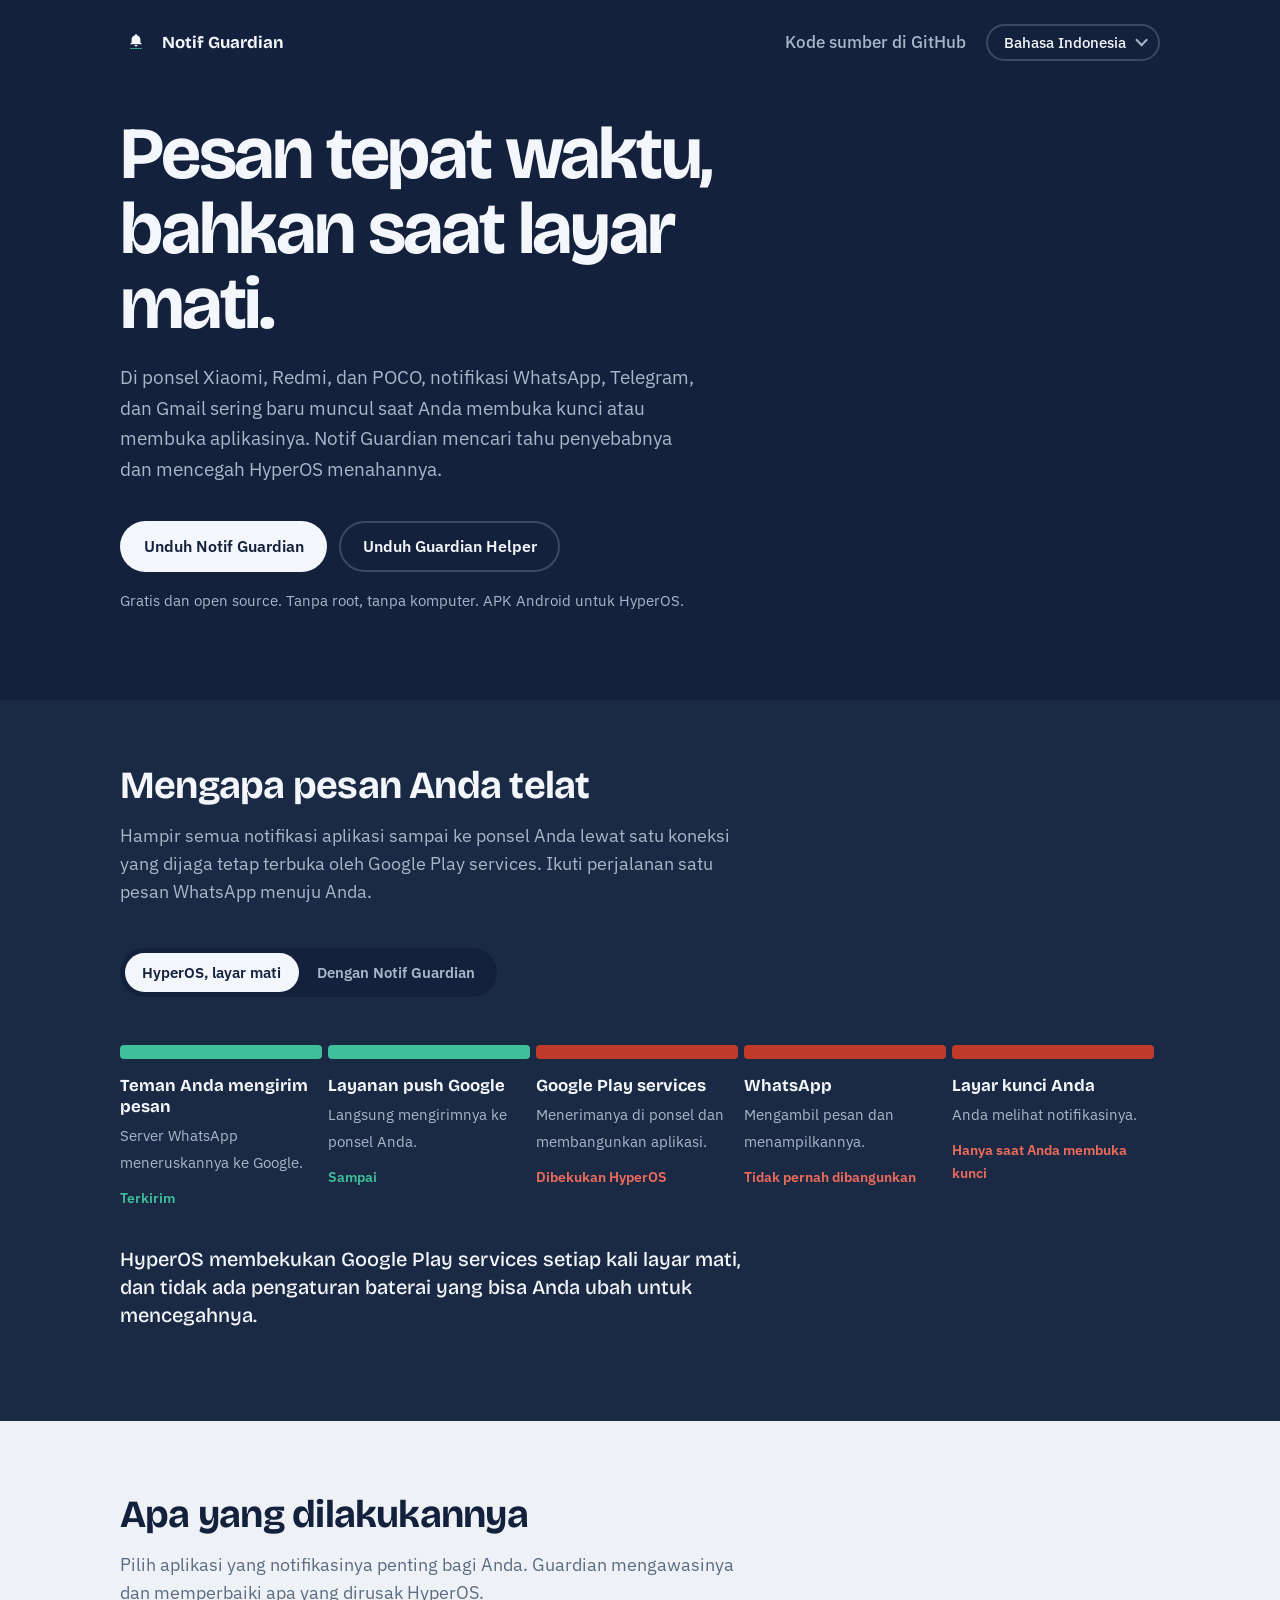
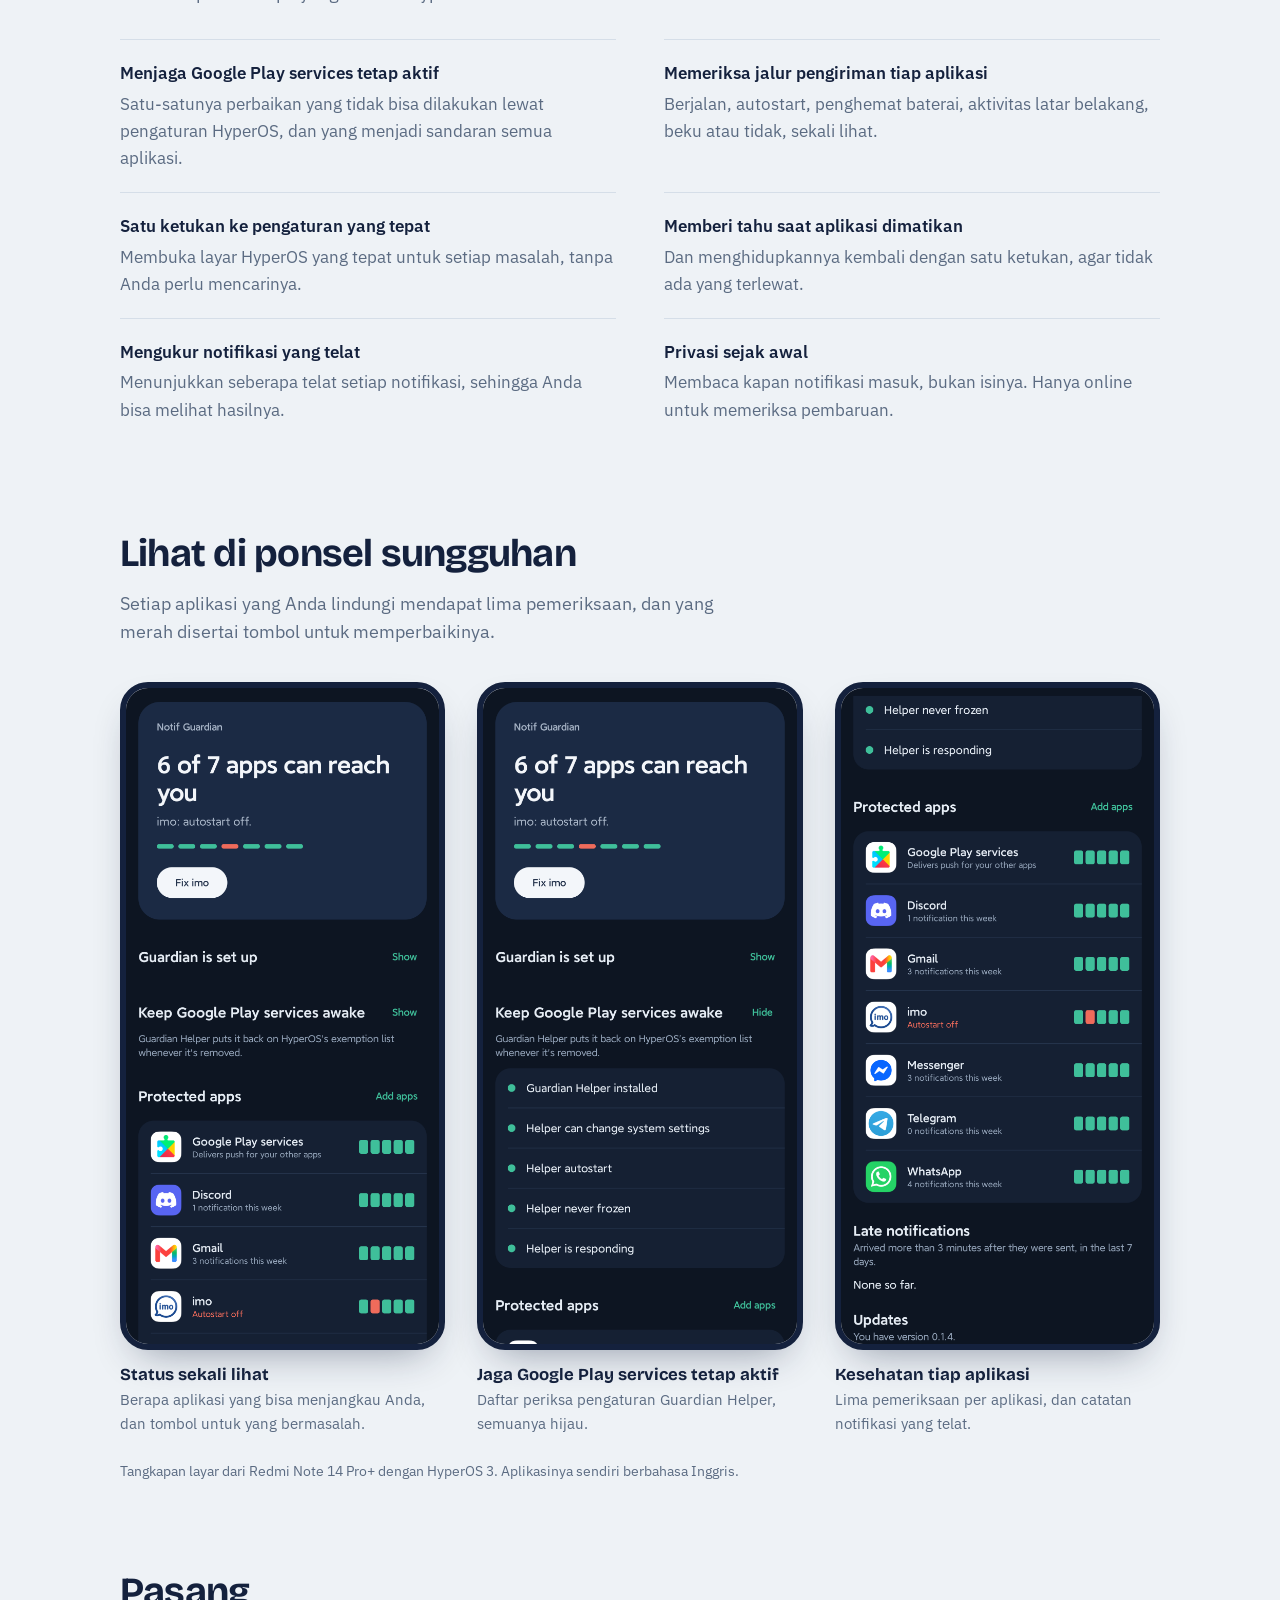
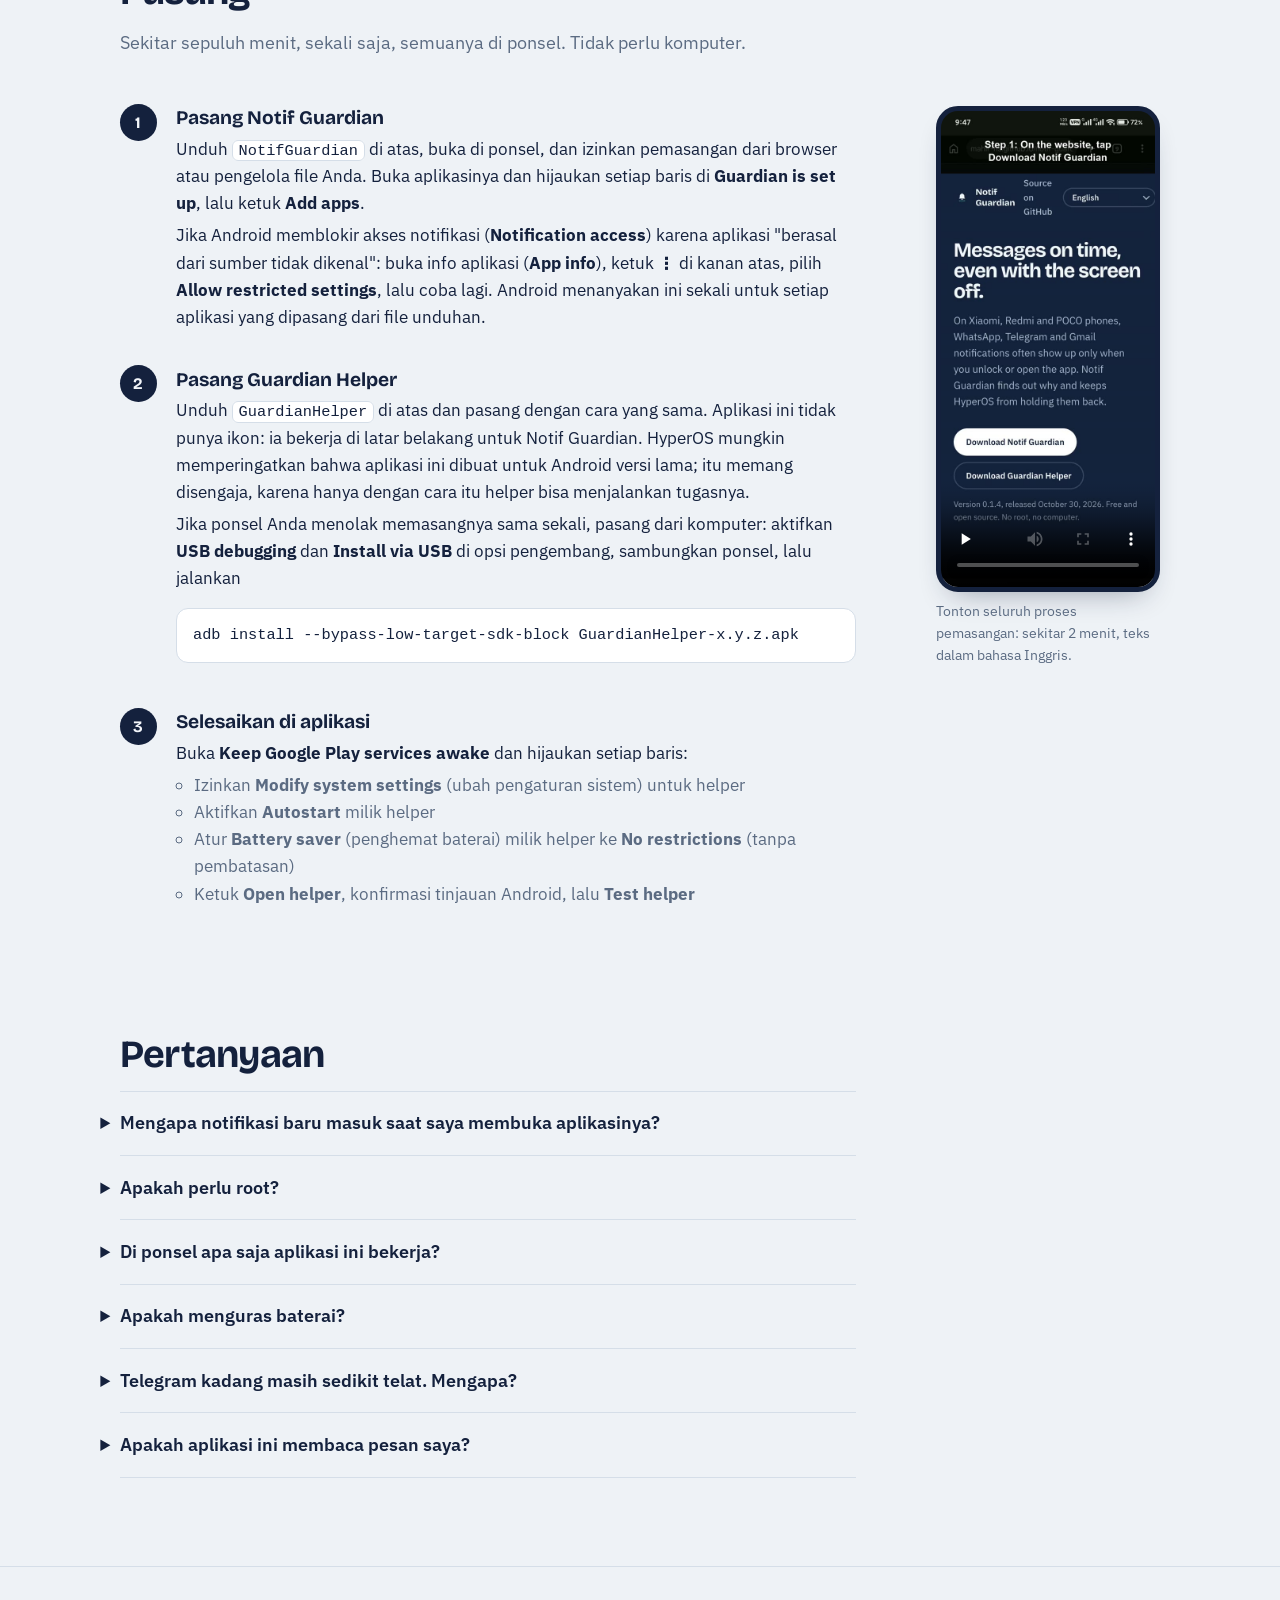
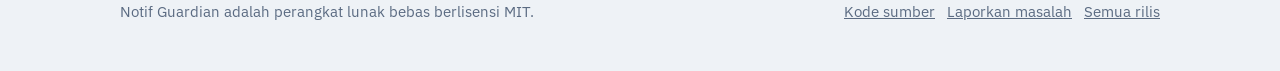
<file: docs/id/index.html>
<!DOCTYPE html>
<html lang="id">
<head>
<meta charset="utf-8">
<meta name="viewport" content="width=device-width, initial-scale=1">
<title>Notif Guardian: atasi notifikasi telat di Xiaomi, Redmi, dan POCO (HyperOS)</title>
<meta name="description" content="Notifikasi WhatsApp, Telegram, atau Gmail baru masuk saat Anda membuka aplikasinya di ponsel Xiaomi, Redmi, atau POCO? Notif Guardian mencari penyebabnya dan mencegah HyperOS membekukannya. Gratis, open source, tanpa root.">
<link rel="canonical" href="https://mahir-hs.github.io/notif-guardian/id/">
<link rel="alternate" hreflang="en" href="https://mahir-hs.github.io/notif-guardian/">
<link rel="alternate" hreflang="bn" href="https://mahir-hs.github.io/notif-guardian/bn/">
<link rel="alternate" hreflang="hi" href="https://mahir-hs.github.io/notif-guardian/hi/">
<link rel="alternate" hreflang="id" href="https://mahir-hs.github.io/notif-guardian/id/">
<link rel="alternate" hreflang="zh" href="https://mahir-hs.github.io/notif-guardian/zh/">
<link rel="alternate" hreflang="es" href="https://mahir-hs.github.io/notif-guardian/es/">
<link rel="alternate" hreflang="ru" href="https://mahir-hs.github.io/notif-guardian/ru/">
<link rel="alternate" hreflang="x-default" href="https://mahir-hs.github.io/notif-guardian/">
<meta property="og:type" content="website">
<meta property="og:locale" content="id_ID">
<meta property="og:title" content="Notif Guardian: notifikasi tepat waktu di Xiaomi HyperOS">
<meta property="og:description" content="HyperOS membekukan Google Play services saat layar mati, sehingga pesan menunggu sampai Anda membuka kunci. Notif Guardian menghentikannya. Gratis, open source, tanpa root.">
<meta property="og:url" content="https://mahir-hs.github.io/notif-guardian/id/">
<meta property="og:image" content="https://mahir-hs.github.io/notif-guardian/og-image.png">
<meta property="og:image:width" content="1200">
<meta property="og:image:height" content="630">
<meta property="og:image:alt" content="Layar utama Notif Guardian di ponsel Xiaomi, di samping judul: Pesan tepat waktu, bahkan saat layar mati.">
<meta name="twitter:card" content="summary_large_image">
<meta name="theme-color" content="#14213D">
<meta name="google-site-verification" content="iDzKotBsbsBLGl-H54MCP12xof1OyGMonS7u95FbIvY">
<link rel="icon" href="../icon.svg" type="image/svg+xml">
<link rel="icon" href="../icon-48.png" type="image/png" sizes="48x48">
<link rel="icon" href="../icon-192.png" type="image/png" sizes="192x192">
<link rel="shortcut icon" href="../favicon.ico">
<link rel="apple-touch-icon" href="../apple-touch-icon.png">
<link rel="preconnect" href="https://fonts.googleapis.com">
<link rel="preconnect" href="https://fonts.gstatic.com" crossorigin>
<link href="https://fonts.googleapis.com/css2?family=Bricolage+Grotesque:opsz,wght@12..96,500;12..96,700&family=IBM+Plex+Sans:wght@400;500;600&display=swap" rel="stylesheet">
<script type="application/ld+json">
{
  "@context": "https://schema.org",
  "@type": "SoftwareApplication",
  "name": "Notif Guardian",
  "operatingSystem": "Android (Xiaomi HyperOS)",
  "applicationCategory": "UtilitiesApplication",
  "description": "Mencegah Xiaomi HyperOS membekukan Google Play services dan aplikasi pesan agar notifikasi WhatsApp, Telegram, dan Gmail masuk secara real time.",
  "offers": {
    "@type": "Offer",
    "price": "0",
    "priceCurrency": "USD"
  },
  "url": "https://mahir-hs.github.io/notif-guardian/",
  "downloadUrl": "https://github.com/mahir-hs/notif-guardian/releases/latest",
  "license": "https://opensource.org/licenses/MIT"
}
</script>
<script type="application/ld+json">
{
  "@context": "https://schema.org",
  "@type": "FAQPage",
  "mainEntity": [
    {
      "@type": "Question",
      "name": "Mengapa notifikasi baru masuk saat saya membuka aplikasinya?",
      "acceptedAnswer": {
        "@type": "Answer",
        "text": "HyperOS membekukan Google Play services saat layar mati. Notifikasi push hampir semua aplikasi melewatinya, sehingga menunggu sampai Anda membuka kunci. Mengatur penghemat baterai sebuah aplikasi ke \"No restrictions\" membantu aplikasi itu, tetapi HyperOS tidak menyediakan pengaturan seperti itu untuk Google Play services. Celah itulah yang diisi Notif Guardian."
      }
    },
    {
      "@type": "Question",
      "name": "Apakah perlu root?",
      "acceptedAnswer": {
        "@type": "Answer",
        "text": "Tidak, dan tidak perlu komputer juga: kedua aplikasi dipasang di ponsel, dan semuanya tetap berfungsi setelah restart. Komputer hanya diperlukan, sekali saja, jika ponsel Anda menolak memasang helper."
      }
    },
    {
      "@type": "Question",
      "name": "Di ponsel apa saja aplikasi ini bekerja?",
      "acceptedAnswer": {
        "@type": "Answer",
        "text": "Ponsel Xiaomi, Redmi, dan POCO dengan HyperOS. Diuji di Redmi Note 14 Pro+ dengan HyperOS 3. MIUI versi lama mungkin hanya berfungsi sebagian. Jika ada yang tidak berfungsi, ketuk Share diagnostics di aplikasi dan buka issue di GitHub."
      }
    },
    {
      "@type": "Question",
      "name": "Apakah menguras baterai?",
      "acceptedAnswer": {
        "@type": "Answer",
        "text": "Nyaris tidak. Guardian memeriksa aplikasi Anda sekali per menit dan bereaksi saat HyperOS mengubah daftarnya. Menjaga Google Play services tetap aktif memang sudah dilakukan setiap ponsel Android non-Xiaomi."
      }
    },
    {
      "@type": "Question",
      "name": "Telegram kadang masih sedikit telat. Mengapa?",
      "acceptedAnswer": {
        "@type": "Answer",
        "text": "Jika Anda aktif di Telegram Desktop atau Web, server Telegram sengaja menahan push ke ponsel Anda. Ponsel menampilkannya begitu push itu tiba."
      }
    },
    {
      "@type": "Question",
      "name": "Apakah aplikasi ini membaca pesan saya?",
      "acceptedAnswer": {
        "@type": "Answer",
        "text": "Tidak. Aplikasi hanya mencatat aplikasi mana yang memunculkan notifikasi dan kapan, tidak pernah isinya. Tidak ada yang keluar dari ponsel Anda kecuali Anda sendiri membagikan file diagnostik."
      }
    }
  ]
}
</script>
<link rel="stylesheet" href="../style.css">

</head>
<body>

<header class="hero">
  <div class="wrap">
    <nav class="bar" aria-label="Situs">
      <a class="brand" href="../"><img src="../icon.svg" alt="">Notif Guardian</a>
      <div class="bar-end">
        <a class="gh" href="https://github.com/mahir-hs/notif-guardian">Kode sumber di GitHub</a>
        <div class="lang">
          <select id="lang-select" aria-label="Bahasa">
            <option value="en">English</option>
            <option value="bn">বাংলা</option>
            <option value="hi">हिन्दी</option>
            <option value="id" selected>Bahasa Indonesia</option>
            <option value="zh">简体中文</option>
            <option value="es">Español</option>
            <option value="ru">Русский</option>
          </select>
        </div>
      </div>
    </nav>
    <h1>Pesan tepat waktu, bahkan saat layar mati.</h1>
    <p class="lede">Di ponsel Xiaomi, Redmi, dan POCO, notifikasi WhatsApp, Telegram, dan Gmail sering baru muncul saat Anda membuka kunci atau membuka aplikasinya. Notif Guardian mencari tahu penyebabnya dan mencegah HyperOS menahannya.</p>
    <div class="downloads">
      <a class="btn btn-primary" id="dl-guardian" data-goatcounter-click="download-guardian" data-goatcounter-title="Download Notif Guardian" href="https://github.com/mahir-hs/notif-guardian/releases/latest">Unduh Notif Guardian</a>
      <a class="btn btn-ghost" id="dl-helper" data-goatcounter-click="download-helper" data-goatcounter-title="Download Guardian Helper" href="https://github.com/mahir-hs/notif-guardian/releases/latest">Unduh Guardian Helper</a>
    </div>
    <p class="meta" id="release-meta">Gratis dan open source. Tanpa root, tanpa komputer. APK Android untuk HyperOS.</p>
  </div>
</header>

<section class="path-section" aria-labelledby="why">
  <div class="wrap">
    <h2 id="why">Mengapa pesan Anda telat</h2>
    <p class="intro">Hampir semua notifikasi aplikasi sampai ke ponsel Anda lewat satu koneksi yang dijaga tetap terbuka oleh Google Play services. Ikuti perjalanan satu pesan WhatsApp menuju Anda.</p>
    <div class="toggle" role="group" aria-label="Tampilkan jalur pengiriman">
      <button type="button" data-set="hyperos" aria-pressed="true">HyperOS, layar mati</button>
      <button type="button" data-set="guardian" aria-pressed="false">Dengan Notif Guardian</button>
    </div>
    <ol class="path" id="path" data-mode="hyperos">
      <li class="hop"><strong>Teman Anda mengirim pesan</strong><span>Server WhatsApp meneruskannya ke Google.</span><b class="state">Terkirim</b></li>
      <li class="hop"><strong>Layanan push Google</strong><span>Langsung mengirimnya ke ponsel Anda.</span><b class="state">Sampai</b></li>
      <li class="hop gms"><strong>Google Play services</strong><span>Menerimanya di ponsel dan membangunkan aplikasi.</span><b class="state" data-hyperos="Dibekukan HyperOS" data-guardian="Aktif">Dibekukan HyperOS</b></li>
      <li class="hop after"><strong>WhatsApp</strong><span>Mengambil pesan dan menampilkannya.</span><b class="state" data-hyperos="Tidak pernah dibangunkan" data-guardian="Menampilkannya">Tidak pernah dibangunkan</b></li>
      <li class="hop after"><strong>Layar kunci Anda</strong><span>Anda melihat notifikasinya.</span><b class="state" data-hyperos="Hanya saat Anda membuka kunci" data-guardian="Seketika">Hanya saat Anda membuka kunci</b></li>
    </ol>
    <p class="verdict" id="verdict" data-hyperos="HyperOS membekukan Google Play services setiap kali layar mati, dan tidak ada pengaturan baterai yang bisa Anda ubah untuk mencegahnya." data-guardian="Notif Guardian menjaga Google Play services tetap ada di daftar pengecualian HyperOS, dan mengembalikannya dalam hitungan milidetik setiap kali HyperOS menghapusnya.">HyperOS membekukan Google Play services setiap kali layar mati, dan tidak ada pengaturan baterai yang bisa Anda ubah untuk mencegahnya.</p>
  </div>
</section>

<main>
  <section class="block" aria-labelledby="what">
    <div class="wrap">
      <h2 id="what">Apa yang dilakukannya</h2>
      <p class="intro">Pilih aplikasi yang notifikasinya penting bagi Anda. Guardian mengawasinya dan memperbaiki apa yang dirusak HyperOS.</p>
      <ul class="features">
        <li><strong>Menjaga Google Play services tetap aktif</strong><span>Satu-satunya perbaikan yang tidak bisa dilakukan lewat pengaturan HyperOS, dan yang menjadi sandaran semua aplikasi.</span></li>
        <li><strong>Memeriksa jalur pengiriman tiap aplikasi</strong><span>Berjalan, autostart, penghemat baterai, aktivitas latar belakang, beku atau tidak, sekali lihat.</span></li>
        <li><strong>Satu ketukan ke pengaturan yang tepat</strong><span>Membuka layar HyperOS yang tepat untuk setiap masalah, tanpa Anda perlu mencarinya.</span></li>
        <li><strong>Memberi tahu saat aplikasi dimatikan</strong><span>Dan menghidupkannya kembali dengan satu ketukan, agar tidak ada yang terlewat.</span></li>
        <li><strong>Mengukur notifikasi yang telat</strong><span>Menunjukkan seberapa telat setiap notifikasi, sehingga Anda bisa melihat hasilnya.</span></li>
        <li><strong>Privasi sejak awal</strong><span>Membaca kapan notifikasi masuk, bukan isinya. Hanya online untuk memeriksa pembaruan.</span></li>
      </ul>
    </div>
  </section>

  <section class="block" aria-labelledby="shots">
    <div class="wrap">
      <h2 id="shots">Lihat di ponsel sungguhan</h2>
      <p class="intro">Setiap aplikasi yang Anda lindungi mendapat lima pemeriksaan, dan yang merah disertai tombol untuk memperbaikinya.</p>
      <ul class="shots">
        <li><figure><img src="../screenshots/home.png" width="1220" height="2552" loading="lazy" alt="Layar utama Notif Guardian: 6 dari 7 aplikasi bisa menjangkau Anda, dengan tombol Fix untuk satu aplikasi yang tidak bisa"><figcaption><b>Status sekali lihat</b>Berapa aplikasi yang bisa menjangkau Anda, dan tombol untuk yang bermasalah.</figcaption></figure></li>
        <li><figure><img src="../screenshots/helper.png" width="1220" height="2552" loading="lazy" alt="Daftar periksa Keep Google Play services awake dengan semua baris berwarna hijau"><figcaption><b>Jaga Google Play services tetap aktif</b>Daftar periksa pengaturan Guardian Helper, semuanya hijau.</figcaption></figure></li>
        <li><figure><img src="../screenshots/apps.png" width="1220" height="2552" loading="lazy" alt="Daftar aplikasi yang dilindungi dengan lima pemeriksaan kesehatan masing-masing, dan bagian notifikasi telat"><figcaption><b>Kesehatan tiap aplikasi</b>Lima pemeriksaan per aplikasi, dan catatan notifikasi yang telat.</figcaption></figure></li>
      </ul>
      <p class="shots-note">Tangkapan layar dari Redmi Note 14 Pro+ dengan HyperOS 3. Aplikasinya sendiri berbahasa Inggris.</p>
    </div>
  </section>

  <section class="block" aria-labelledby="install">
    <div class="wrap">
      <h2 id="install">Pasang</h2>
      <p class="intro">Sekitar sepuluh menit, sekali saja, semuanya di ponsel. Tidak perlu komputer.</p>
      <div class="install-layout">
      <ol class="steps">
        <li>
          <h3>Pasang Notif Guardian</h3>
          <p>Unduh <code>NotifGuardian</code> di atas, buka di ponsel, dan izinkan pemasangan dari browser atau pengelola file Anda. Buka aplikasinya dan hijaukan setiap baris di <b>Guardian is set up</b>, lalu ketuk <b>Add apps</b>.</p>
          <p>Jika Android memblokir akses notifikasi (<b>Notification access</b>) karena aplikasi "berasal dari sumber tidak dikenal": buka info aplikasi (<b>App info</b>), ketuk <b>&#8942;</b> di kanan atas, pilih <b>Allow restricted settings</b>, lalu coba lagi. Android menanyakan ini sekali untuk setiap aplikasi yang dipasang dari file unduhan.</p>
        </li>
        <li>
          <h3>Pasang Guardian Helper</h3>
          <p>Unduh <code>GuardianHelper</code> di atas dan pasang dengan cara yang sama. Aplikasi ini tidak punya ikon: ia bekerja di latar belakang untuk Notif Guardian. HyperOS mungkin memperingatkan bahwa aplikasi ini dibuat untuk Android versi lama; itu memang disengaja, karena hanya dengan cara itu helper bisa menjalankan tugasnya.</p>
          <p>Jika ponsel Anda menolak memasangnya sama sekali, pasang dari komputer: aktifkan <b>USB debugging</b> dan <b>Install via USB</b> di opsi pengembang, sambungkan ponsel, lalu jalankan</p>
          <pre dir="ltr">adb install --bypass-low-target-sdk-block GuardianHelper-x.y.z.apk</pre>
        </li>
        <li>
          <h3>Selesaikan di aplikasi</h3>
          <p>Buka <b>Keep Google Play services awake</b> dan hijaukan setiap baris:</p>
          <ul>
            <li>Izinkan <b>Modify system settings</b> (ubah pengaturan sistem) untuk helper</li>
            <li>Aktifkan <b>Autostart</b> milik helper</li>
            <li>Atur <b>Battery saver</b> (penghemat baterai) milik helper ke <b>No restrictions</b> (tanpa pembatasan)</li>
            <li>Ketuk <b>Open helper</b>, konfirmasi tinjauan Android, lalu <b>Test helper</b></li>
          </ul>
        </li>
      </ol>
      <figure class="install-video">
        <video controls preload="none" playsinline width="540" height="1200" poster="../video/poster.jpg" aria-label="Tonton seluruh proses pemasangan: sekitar 2 menit, teks dalam bahasa Inggris.">
          <source src="../video/install.mp4" type="video/mp4">
        </video>
        <figcaption>Tonton seluruh proses pemasangan: sekitar 2 menit, teks dalam bahasa Inggris.</figcaption>
      </figure>
      </div>
    </div>
  </section>

  <section class="block faq" aria-labelledby="faq">
    <div class="wrap">
      <h2 id="faq">Pertanyaan</h2>
      <details><summary>Mengapa notifikasi baru masuk saat saya membuka aplikasinya?</summary><p>HyperOS membekukan Google Play services saat layar mati. Notifikasi push hampir semua aplikasi melewatinya, sehingga menunggu sampai Anda membuka kunci. Mengatur penghemat baterai sebuah aplikasi ke "No restrictions" membantu aplikasi itu, tetapi HyperOS tidak menyediakan pengaturan seperti itu untuk Google Play services. Celah itulah yang diisi Notif Guardian.</p></details>
      <details><summary>Apakah perlu root?</summary><p>Tidak, dan tidak perlu komputer juga: kedua aplikasi dipasang di ponsel, dan semuanya tetap berfungsi setelah restart. Komputer hanya diperlukan, sekali saja, jika ponsel Anda menolak memasang helper.</p></details>
      <details><summary>Di ponsel apa saja aplikasi ini bekerja?</summary><p>Ponsel Xiaomi, Redmi, dan POCO dengan HyperOS. Diuji di Redmi Note 14 Pro+ dengan HyperOS 3. MIUI versi lama mungkin hanya berfungsi sebagian. Jika ada yang tidak berfungsi, ketuk <b>Share diagnostics</b> di aplikasi dan buka issue di GitHub.</p></details>
      <details><summary>Apakah menguras baterai?</summary><p>Nyaris tidak. Guardian memeriksa aplikasi Anda sekali per menit dan bereaksi saat HyperOS mengubah daftarnya. Menjaga Google Play services tetap aktif memang sudah dilakukan setiap ponsel Android non-Xiaomi.</p></details>
      <details><summary>Telegram kadang masih sedikit telat. Mengapa?</summary><p>Jika Anda aktif di Telegram Desktop atau Web, server Telegram sengaja menahan push ke ponsel Anda. Ponsel menampilkannya begitu push itu tiba.</p></details>
      <details><summary>Apakah aplikasi ini membaca pesan saya?</summary><p>Tidak. Aplikasi hanya mencatat aplikasi mana yang memunculkan notifikasi dan kapan, tidak pernah isinya. Tidak ada yang keluar dari ponsel Anda kecuali Anda sendiri membagikan file diagnostik.</p></details>
    </div>
  </section>
</main>

<footer>
  <div class="wrap">
    <span>Notif Guardian adalah perangkat lunak bebas berlisensi MIT.</span>
    <span><a href="https://github.com/mahir-hs/notif-guardian">Kode sumber</a> &nbsp; <a href="https://github.com/mahir-hs/notif-guardian/issues">Laporkan masalah</a> &nbsp; <a href="https://github.com/mahir-hs/notif-guardian/releases">Semua rilis</a></span>
  </div>
</footer>

<script>
window.PAGE = {"lang": "id", "base": "../", "langs": {"en": "../", "bn": "../bn/", "hi": "../hi/", "id": "../id/", "zh": "../zh/", "es": "../es/", "ru": "../ru/"}};
window.T = {"release_meta": "Versi {version}, dirilis {date}. Gratis dan open source. Tanpa root, tanpa komputer.", "dyn": {}};
</script>
<script src="../app.js"></script>
<script data-goatcounter="https://mahir.goatcounter.com/count" async src="https://gc.zgo.at/count.js"></script>
</body>
</html>
</file>
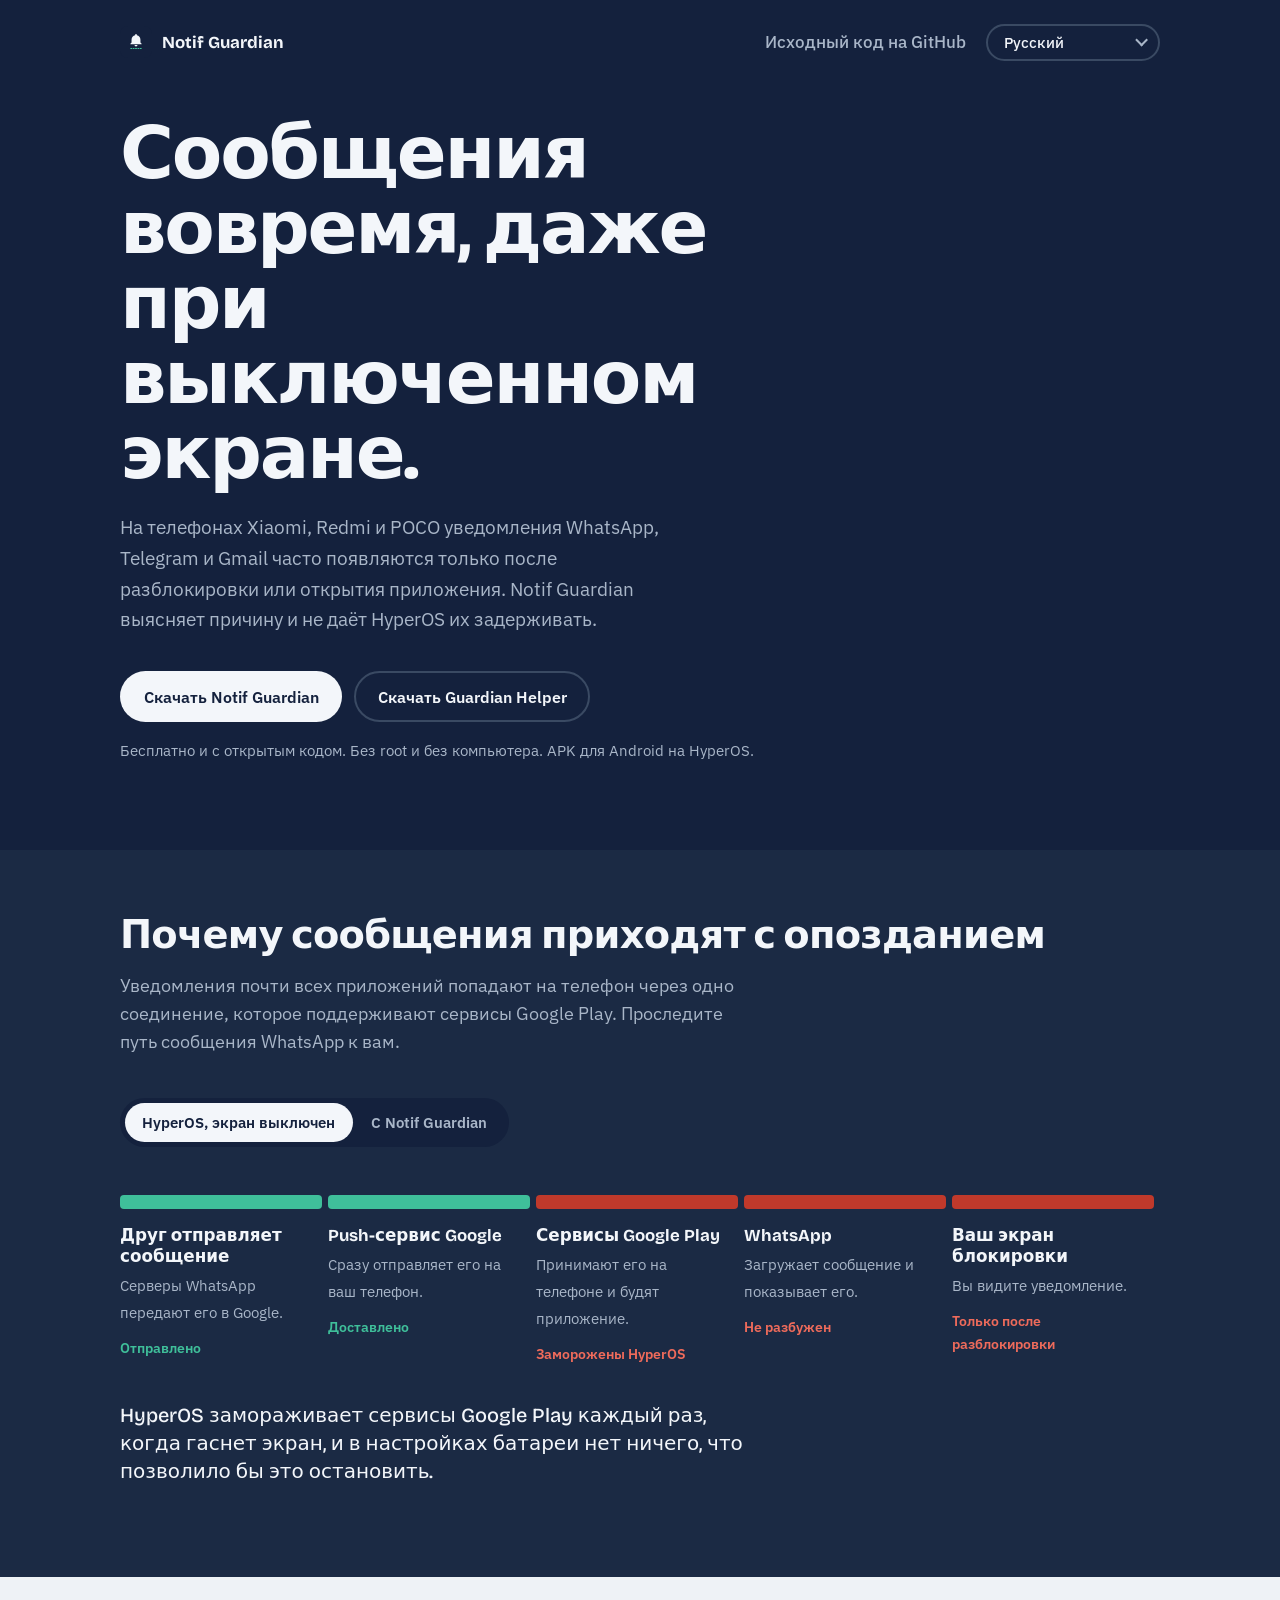
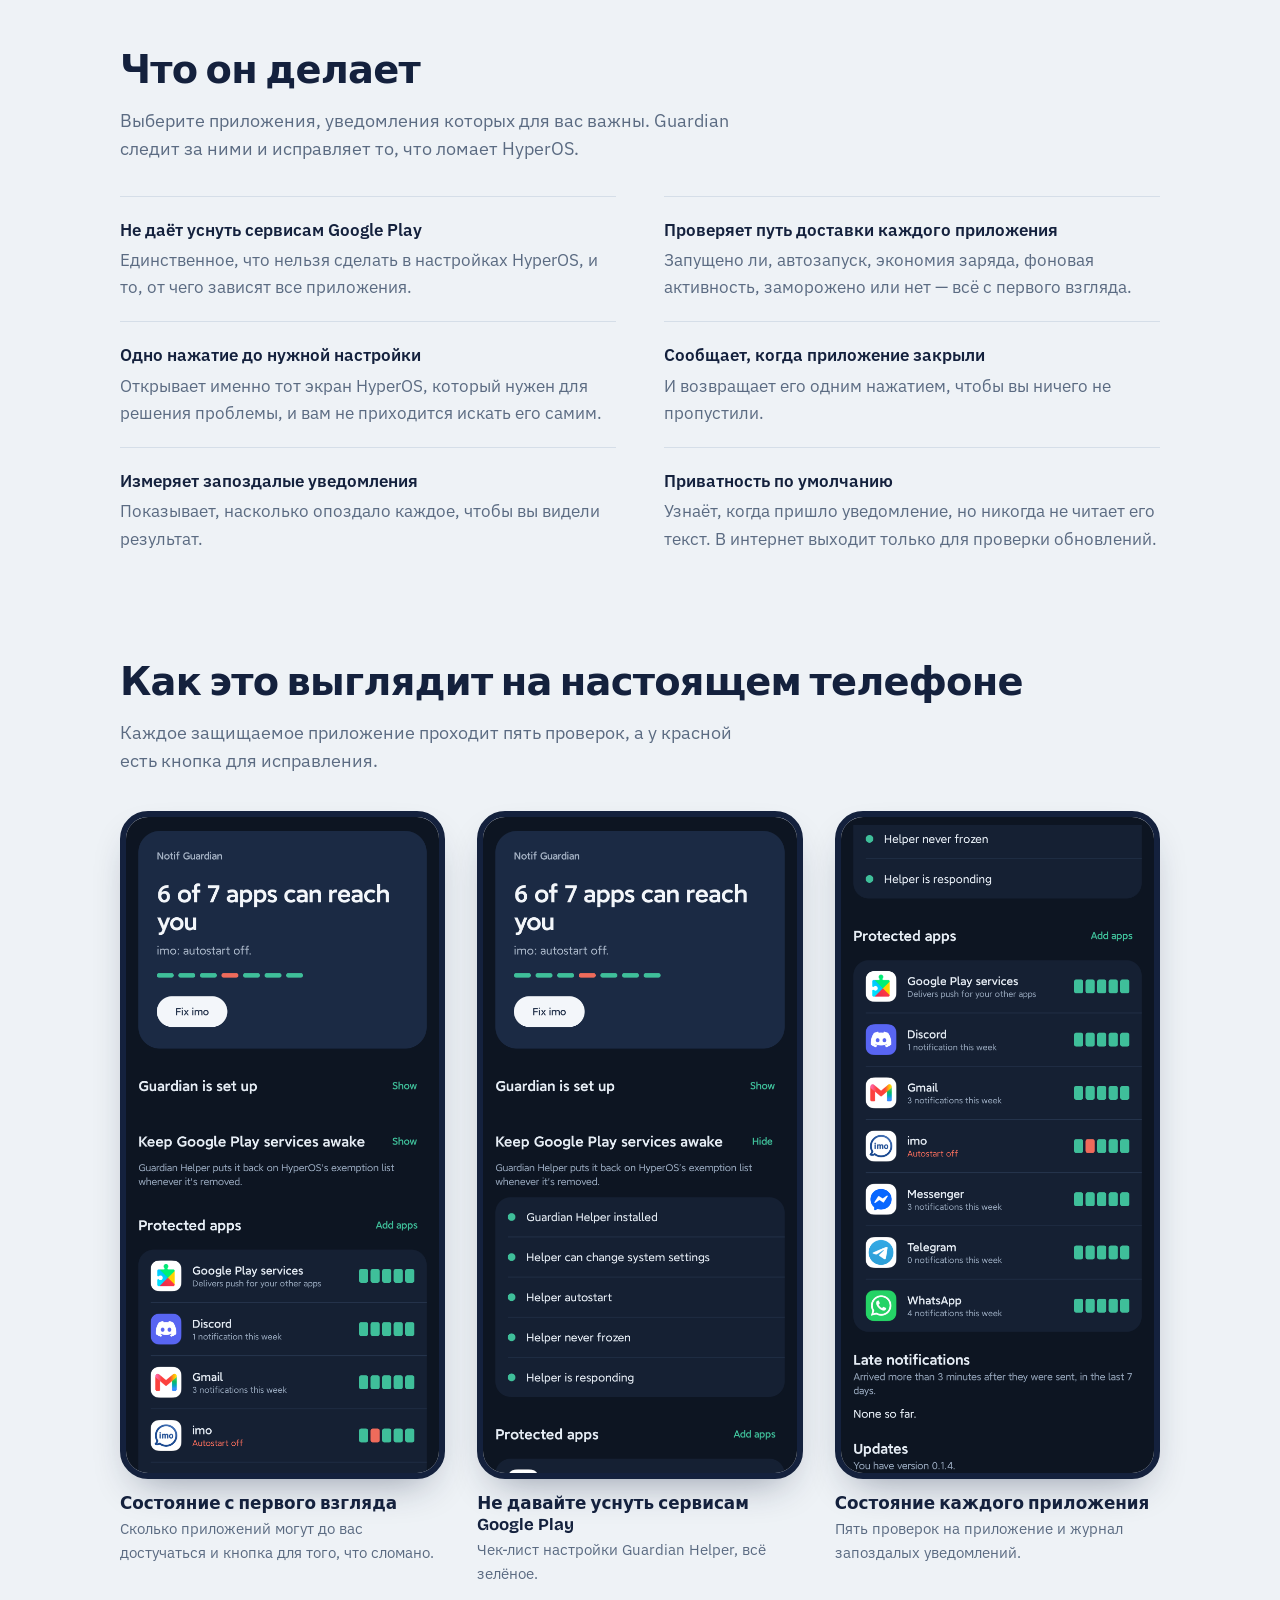
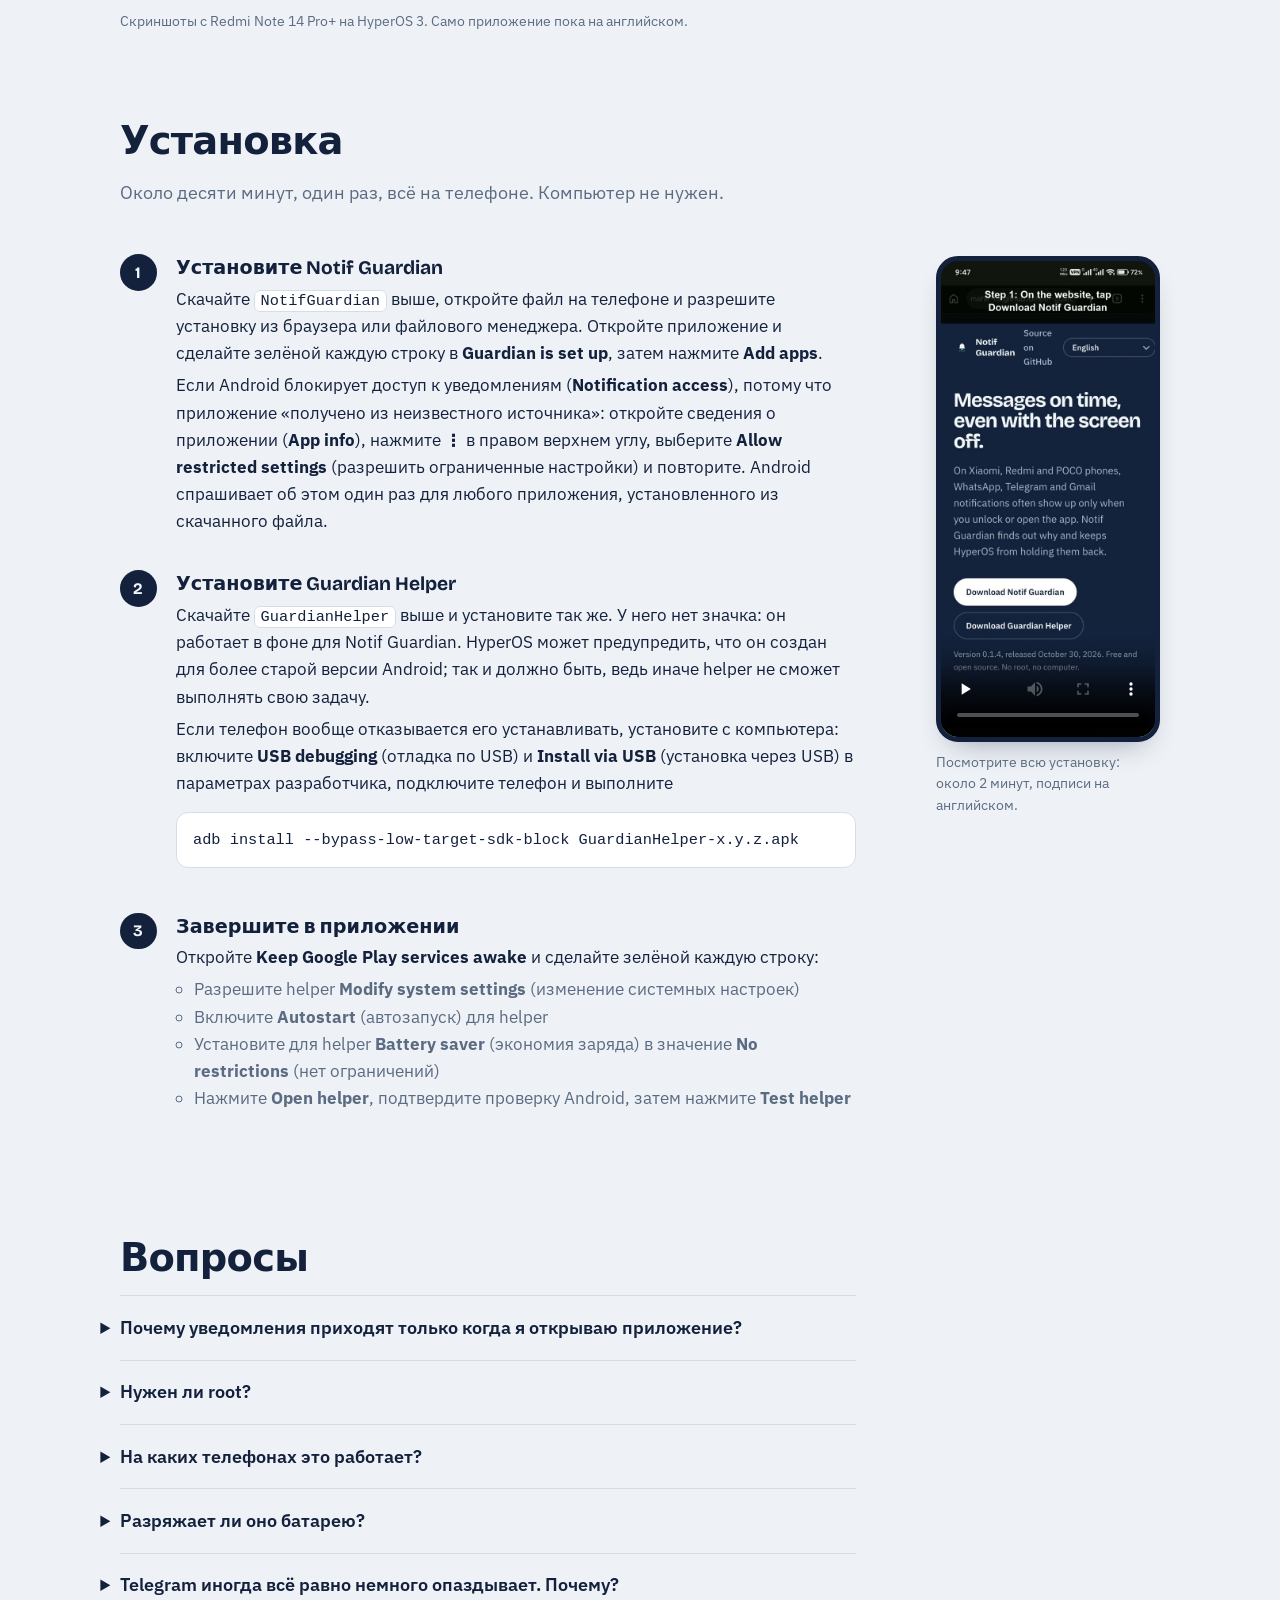
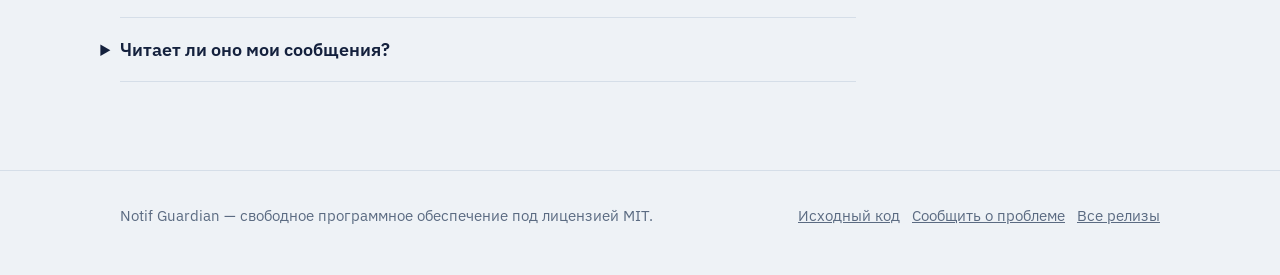
<file: docs/ru/index.html>
<!DOCTYPE html>
<html lang="ru">
<head>
<meta charset="utf-8">
<meta name="viewport" content="width=device-width, initial-scale=1">
<title>Notif Guardian: исправление запоздалых уведомлений на Xiaomi, Redmi и POCO (HyperOS)</title>
<meta name="description" content="Уведомления WhatsApp, Telegram или Gmail приходят на Xiaomi, Redmi или POCO только после открытия приложения? Notif Guardian находит причину и не даёт HyperOS «замораживать» их. Бесплатно, с открытым кодом, без root.">
<link rel="canonical" href="https://mahir-hs.github.io/notif-guardian/ru/">
<link rel="alternate" hreflang="en" href="https://mahir-hs.github.io/notif-guardian/">
<link rel="alternate" hreflang="bn" href="https://mahir-hs.github.io/notif-guardian/bn/">
<link rel="alternate" hreflang="hi" href="https://mahir-hs.github.io/notif-guardian/hi/">
<link rel="alternate" hreflang="id" href="https://mahir-hs.github.io/notif-guardian/id/">
<link rel="alternate" hreflang="zh" href="https://mahir-hs.github.io/notif-guardian/zh/">
<link rel="alternate" hreflang="es" href="https://mahir-hs.github.io/notif-guardian/es/">
<link rel="alternate" hreflang="ru" href="https://mahir-hs.github.io/notif-guardian/ru/">
<link rel="alternate" hreflang="x-default" href="https://mahir-hs.github.io/notif-guardian/">
<meta property="og:type" content="website">
<meta property="og:locale" content="ru_RU">
<meta property="og:title" content="Notif Guardian: уведомления вовремя на Xiaomi HyperOS">
<meta property="og:description" content="При выключенном экране HyperOS замораживает сервисы Google Play, и сообщения ждут, пока вы разблокируете телефон. Notif Guardian это останавливает. Бесплатно, с открытым кодом, без root.">
<meta property="og:url" content="https://mahir-hs.github.io/notif-guardian/ru/">
<meta property="og:image" content="https://mahir-hs.github.io/notif-guardian/og-image.png">
<meta property="og:image:width" content="1200">
<meta property="og:image:height" content="630">
<meta property="og:image:alt" content="Главный экран Notif Guardian на телефоне Xiaomi рядом с заголовком: сообщения вовремя, даже при выключенном экране.">
<meta name="twitter:card" content="summary_large_image">
<meta name="theme-color" content="#14213D">
<meta name="google-site-verification" content="iDzKotBsbsBLGl-H54MCP12xof1OyGMonS7u95FbIvY">
<link rel="icon" href="../icon.svg" type="image/svg+xml">
<link rel="icon" href="../icon-48.png" type="image/png" sizes="48x48">
<link rel="icon" href="../icon-192.png" type="image/png" sizes="192x192">
<link rel="shortcut icon" href="../favicon.ico">
<link rel="apple-touch-icon" href="../apple-touch-icon.png">
<link rel="preconnect" href="https://fonts.googleapis.com">
<link rel="preconnect" href="https://fonts.gstatic.com" crossorigin>
<link href="https://fonts.googleapis.com/css2?family=Bricolage+Grotesque:opsz,wght@12..96,500;12..96,700&family=IBM+Plex+Sans:wght@400;500;600&display=swap" rel="stylesheet">
<script type="application/ld+json">
{
  "@context": "https://schema.org",
  "@type": "SoftwareApplication",
  "name": "Notif Guardian",
  "operatingSystem": "Android (Xiaomi HyperOS)",
  "applicationCategory": "UtilitiesApplication",
  "description": "Не даёт Xiaomi HyperOS замораживать сервисы Google Play и мессенджеры, чтобы уведомления WhatsApp, Telegram и Gmail приходили мгновенно.",
  "offers": {
    "@type": "Offer",
    "price": "0",
    "priceCurrency": "USD"
  },
  "url": "https://mahir-hs.github.io/notif-guardian/",
  "downloadUrl": "https://github.com/mahir-hs/notif-guardian/releases/latest",
  "license": "https://opensource.org/licenses/MIT"
}
</script>
<script type="application/ld+json">
{
  "@context": "https://schema.org",
  "@type": "FAQPage",
  "mainEntity": [
    {
      "@type": "Question",
      "name": "Почему уведомления приходят только когда я открываю приложение?",
      "acceptedAnswer": {
        "@type": "Answer",
        "text": "HyperOS замораживает сервисы Google Play, пока экран выключен. Push-уведомления почти всех приложений проходят через них, поэтому ждут, пока вы разблокируете телефон. Если выставить приложению экономию заряда «No restrictions», это поможет именно ему, но для сервисов Google Play в HyperOS такой настройки нет. Эту брешь и закрывает Notif Guardian."
      }
    },
    {
      "@type": "Question",
      "name": "Нужен ли root?",
      "acceptedAnswer": {
        "@type": "Answer",
        "text": "Нет, и компьютер тоже не нужен: оба приложения устанавливаются на телефон, и всё продолжает работать после перезагрузки. Компьютер понадобится один раз, только если телефон откажется устанавливать helper."
      }
    },
    {
      "@type": "Question",
      "name": "На каких телефонах это работает?",
      "acceptedAnswer": {
        "@type": "Answer",
        "text": "На телефонах Xiaomi, Redmi и POCO с HyperOS. Проверено на Redmi Note 14 Pro+ с HyperOS 3. На старых версиях MIUI может работать частично. Если что-то не работает, нажмите в приложении Share diagnostics и создайте issue на GitHub."
      }
    },
    {
      "@type": "Question",
      "name": "Разряжает ли оно батарею?",
      "acceptedAnswer": {
        "@type": "Answer",
        "text": "Почти нет. Guardian раз в минуту проверяет ваши приложения и реагирует, когда HyperOS меняет свой список. Не давать уснуть сервисам Google Play — это то, что и так делает любой Android-телефон, кроме Xiaomi."
      }
    },
    {
      "@type": "Question",
      "name": "Telegram иногда всё равно немного опаздывает. Почему?",
      "acceptedAnswer": {
        "@type": "Answer",
        "text": "Если вы активны в Telegram Desktop или Web, серверы Telegram намеренно задерживают push на телефон. Телефон показывает его в момент получения."
      }
    },
    {
      "@type": "Question",
      "name": "Читает ли оно мои сообщения?",
      "acceptedAnswer": {
        "@type": "Answer",
        "text": "Нет. Оно записывает только, какое приложение показало уведомление и когда, но никогда не текст. Ничего не покидает телефон, пока вы сами не отправите файл диагностики."
      }
    }
  ]
}
</script>
<link rel="stylesheet" href="../style.css">

</head>
<body>

<header class="hero">
  <div class="wrap">
    <nav class="bar" aria-label="Сайт">
      <a class="brand" href="../"><img src="../icon.svg" alt="">Notif Guardian</a>
      <div class="bar-end">
        <a class="gh" href="https://github.com/mahir-hs/notif-guardian">Исходный код на GitHub</a>
        <div class="lang">
          <select id="lang-select" aria-label="Язык">
            <option value="en">English</option>
            <option value="bn">বাংলা</option>
            <option value="hi">हिन्दी</option>
            <option value="id">Bahasa Indonesia</option>
            <option value="zh">简体中文</option>
            <option value="es">Español</option>
            <option value="ru" selected>Русский</option>
          </select>
        </div>
      </div>
    </nav>
    <h1>Сообщения вовремя, даже при выключенном экране.</h1>
    <p class="lede">На телефонах Xiaomi, Redmi и POCO уведомления WhatsApp, Telegram и Gmail часто появляются только после разблокировки или открытия приложения. Notif Guardian выясняет причину и не даёт HyperOS их задерживать.</p>
    <div class="downloads">
      <a class="btn btn-primary" id="dl-guardian" data-goatcounter-click="download-guardian" data-goatcounter-title="Download Notif Guardian" href="https://github.com/mahir-hs/notif-guardian/releases/latest">Скачать Notif Guardian</a>
      <a class="btn btn-ghost" id="dl-helper" data-goatcounter-click="download-helper" data-goatcounter-title="Download Guardian Helper" href="https://github.com/mahir-hs/notif-guardian/releases/latest">Скачать Guardian Helper</a>
    </div>
    <p class="meta" id="release-meta">Бесплатно и с открытым кодом. Без root и без компьютера. APK для Android на HyperOS.</p>
  </div>
</header>

<section class="path-section" aria-labelledby="why">
  <div class="wrap">
    <h2 id="why">Почему сообщения приходят с опозданием</h2>
    <p class="intro">Уведомления почти всех приложений попадают на телефон через одно соединение, которое поддерживают сервисы Google Play. Проследите путь сообщения WhatsApp к вам.</p>
    <div class="toggle" role="group" aria-label="Показать путь доставки">
      <button type="button" data-set="hyperos" aria-pressed="true">HyperOS, экран выключен</button>
      <button type="button" data-set="guardian" aria-pressed="false">С Notif Guardian</button>
    </div>
    <ol class="path" id="path" data-mode="hyperos">
      <li class="hop"><strong>Друг отправляет сообщение</strong><span>Серверы WhatsApp передают его в Google.</span><b class="state">Отправлено</b></li>
      <li class="hop"><strong>Push-сервис Google</strong><span>Сразу отправляет его на ваш телефон.</span><b class="state">Доставлено</b></li>
      <li class="hop gms"><strong>Сервисы Google Play</strong><span>Принимают его на телефоне и будят приложение.</span><b class="state" data-hyperos="Заморожены HyperOS" data-guardian="Активны">Заморожены HyperOS</b></li>
      <li class="hop after"><strong>WhatsApp</strong><span>Загружает сообщение и показывает его.</span><b class="state" data-hyperos="Не разбужен" data-guardian="Показывает">Не разбужен</b></li>
      <li class="hop after"><strong>Ваш экран блокировки</strong><span>Вы видите уведомление.</span><b class="state" data-hyperos="Только после разблокировки" data-guardian="Мгновенно">Только после разблокировки</b></li>
    </ol>
    <p class="verdict" id="verdict" data-hyperos="HyperOS замораживает сервисы Google Play каждый раз, когда гаснет экран, и в настройках батареи нет ничего, что позволило бы это остановить." data-guardian="Notif Guardian держит сервисы Google Play в списке исключений HyperOS и возвращает их туда за миллисекунды, когда HyperOS их убирает.">HyperOS замораживает сервисы Google Play каждый раз, когда гаснет экран, и в настройках батареи нет ничего, что позволило бы это остановить.</p>
  </div>
</section>

<main>
  <section class="block" aria-labelledby="what">
    <div class="wrap">
      <h2 id="what">Что он делает</h2>
      <p class="intro">Выберите приложения, уведомления которых для вас важны. Guardian следит за ними и исправляет то, что ломает HyperOS.</p>
      <ul class="features">
        <li><strong>Не даёт уснуть сервисам Google Play</strong><span>Единственное, что нельзя сделать в настройках HyperOS, и то, от чего зависят все приложения.</span></li>
        <li><strong>Проверяет путь доставки каждого приложения</strong><span>Запущено ли, автозапуск, экономия заряда, фоновая активность, заморожено или нет — всё с первого взгляда.</span></li>
        <li><strong>Одно нажатие до нужной настройки</strong><span>Открывает именно тот экран HyperOS, который нужен для решения проблемы, и вам не приходится искать его самим.</span></li>
        <li><strong>Сообщает, когда приложение закрыли</strong><span>И возвращает его одним нажатием, чтобы вы ничего не пропустили.</span></li>
        <li><strong>Измеряет запоздалые уведомления</strong><span>Показывает, насколько опоздало каждое, чтобы вы видели результат.</span></li>
        <li><strong>Приватность по умолчанию</strong><span>Узнаёт, когда пришло уведомление, но никогда не читает его текст. В интернет выходит только для проверки обновлений.</span></li>
      </ul>
    </div>
  </section>

  <section class="block" aria-labelledby="shots">
    <div class="wrap">
      <h2 id="shots">Как это выглядит на настоящем телефоне</h2>
      <p class="intro">Каждое защищаемое приложение проходит пять проверок, а у красной есть кнопка для исправления.</p>
      <ul class="shots">
        <li><figure><img src="../screenshots/home.png" width="1220" height="2552" loading="lazy" alt="Главный экран Notif Guardian: 6 из 7 приложений могут до вас достучаться, для одного, которое не может, есть кнопка Fix"><figcaption><b>Состояние с первого взгляда</b>Сколько приложений могут до вас достучаться и кнопка для того, что сломано.</figcaption></figure></li>
        <li><figure><img src="../screenshots/helper.png" width="1220" height="2552" loading="lazy" alt="Чек-лист Keep Google Play services awake, все строки зелёные"><figcaption><b>Не давайте уснуть сервисам Google Play</b>Чек-лист настройки Guardian Helper, всё зелёное.</figcaption></figure></li>
        <li><figure><img src="../screenshots/apps.png" width="1220" height="2552" loading="lazy" alt="Список защищённых приложений с пятью проверками у каждого и раздел запоздалых уведомлений"><figcaption><b>Состояние каждого приложения</b>Пять проверок на приложение и журнал запоздалых уведомлений.</figcaption></figure></li>
      </ul>
      <p class="shots-note">Скриншоты с Redmi Note 14 Pro+ на HyperOS 3. Само приложение пока на английском.</p>
    </div>
  </section>

  <section class="block" aria-labelledby="install">
    <div class="wrap">
      <h2 id="install">Установка</h2>
      <p class="intro">Около десяти минут, один раз, всё на телефоне. Компьютер не нужен.</p>
      <div class="install-layout">
      <ol class="steps">
        <li>
          <h3>Установите Notif Guardian</h3>
          <p>Скачайте <code>NotifGuardian</code> выше, откройте файл на телефоне и разрешите установку из браузера или файлового менеджера. Откройте приложение и сделайте зелёной каждую строку в <b>Guardian is set up</b>, затем нажмите <b>Add apps</b>.</p>
          <p>Если Android блокирует доступ к уведомлениям (<b>Notification access</b>), потому что приложение «получено из неизвестного источника»: откройте сведения о приложении (<b>App info</b>), нажмите <b>&#8942;</b> в правом верхнем углу, выберите <b>Allow restricted settings</b> (разрешить ограниченные настройки) и повторите. Android спрашивает об этом один раз для любого приложения, установленного из скачанного файла.</p>
        </li>
        <li>
          <h3>Установите Guardian Helper</h3>
          <p>Скачайте <code>GuardianHelper</code> выше и установите так же. У него нет значка: он работает в фоне для Notif Guardian. HyperOS может предупредить, что он создан для более старой версии Android; так и должно быть, ведь иначе helper не сможет выполнять свою задачу.</p>
          <p>Если телефон вообще отказывается его устанавливать, установите с компьютера: включите <b>USB debugging</b> (отладка по USB) и <b>Install via USB</b> (установка через USB) в параметрах разработчика, подключите телефон и выполните</p>
          <pre dir="ltr">adb install --bypass-low-target-sdk-block GuardianHelper-x.y.z.apk</pre>
        </li>
        <li>
          <h3>Завершите в приложении</h3>
          <p>Откройте <b>Keep Google Play services awake</b> и сделайте зелёной каждую строку:</p>
          <ul>
            <li>Разрешите helper <b>Modify system settings</b> (изменение системных настроек)</li>
            <li>Включите <b>Autostart</b> (автозапуск) для helper</li>
            <li>Установите для helper <b>Battery saver</b> (экономия заряда) в значение <b>No restrictions</b> (нет ограничений)</li>
            <li>Нажмите <b>Open helper</b>, подтвердите проверку Android, затем нажмите <b>Test helper</b></li>
          </ul>
        </li>
      </ol>
      <figure class="install-video">
        <video controls preload="none" playsinline width="540" height="1200" poster="../video/poster.jpg" aria-label="Посмотрите всю установку: около 2 минут, подписи на английском.">
          <source src="../video/install.mp4" type="video/mp4">
        </video>
        <figcaption>Посмотрите всю установку: около 2 минут, подписи на английском.</figcaption>
      </figure>
      </div>
    </div>
  </section>

  <section class="block faq" aria-labelledby="faq">
    <div class="wrap">
      <h2 id="faq">Вопросы</h2>
      <details><summary>Почему уведомления приходят только когда я открываю приложение?</summary><p>HyperOS замораживает сервисы Google Play, пока экран выключен. Push-уведомления почти всех приложений проходят через них, поэтому ждут, пока вы разблокируете телефон. Если выставить приложению экономию заряда «No restrictions», это поможет именно ему, но для сервисов Google Play в HyperOS такой настройки нет. Эту брешь и закрывает Notif Guardian.</p></details>
      <details><summary>Нужен ли root?</summary><p>Нет, и компьютер тоже не нужен: оба приложения устанавливаются на телефон, и всё продолжает работать после перезагрузки. Компьютер понадобится один раз, только если телефон откажется устанавливать helper.</p></details>
      <details><summary>На каких телефонах это работает?</summary><p>На телефонах Xiaomi, Redmi и POCO с HyperOS. Проверено на Redmi Note 14 Pro+ с HyperOS 3. На старых версиях MIUI может работать частично. Если что-то не работает, нажмите в приложении <b>Share diagnostics</b> и создайте issue на GitHub.</p></details>
      <details><summary>Разряжает ли оно батарею?</summary><p>Почти нет. Guardian раз в минуту проверяет ваши приложения и реагирует, когда HyperOS меняет свой список. Не давать уснуть сервисам Google Play — это то, что и так делает любой Android-телефон, кроме Xiaomi.</p></details>
      <details><summary>Telegram иногда всё равно немного опаздывает. Почему?</summary><p>Если вы активны в Telegram Desktop или Web, серверы Telegram намеренно задерживают push на телефон. Телефон показывает его в момент получения.</p></details>
      <details><summary>Читает ли оно мои сообщения?</summary><p>Нет. Оно записывает только, какое приложение показало уведомление и когда, но никогда не текст. Ничего не покидает телефон, пока вы сами не отправите файл диагностики.</p></details>
    </div>
  </section>
</main>

<footer>
  <div class="wrap">
    <span>Notif Guardian — свободное программное обеспечение под лицензией MIT.</span>
    <span><a href="https://github.com/mahir-hs/notif-guardian">Исходный код</a> &nbsp; <a href="https://github.com/mahir-hs/notif-guardian/issues">Сообщить о проблеме</a> &nbsp; <a href="https://github.com/mahir-hs/notif-guardian/releases">Все релизы</a></span>
  </div>
</footer>

<script>
window.PAGE = {"lang": "ru", "base": "../", "langs": {"en": "../", "bn": "../bn/", "hi": "../hi/", "id": "../id/", "zh": "../zh/", "es": "../es/", "ru": "../ru/"}};
window.T = {"release_meta": "Версия {version}, выпущена {date}. Бесплатно и с открытым кодом. Без root и без компьютера.", "dyn": {}};
</script>
<script src="../app.js"></script>
<script data-goatcounter="https://mahir.goatcounter.com/count" async src="https://gc.zgo.at/count.js"></script>
</body>
</html>
</file>
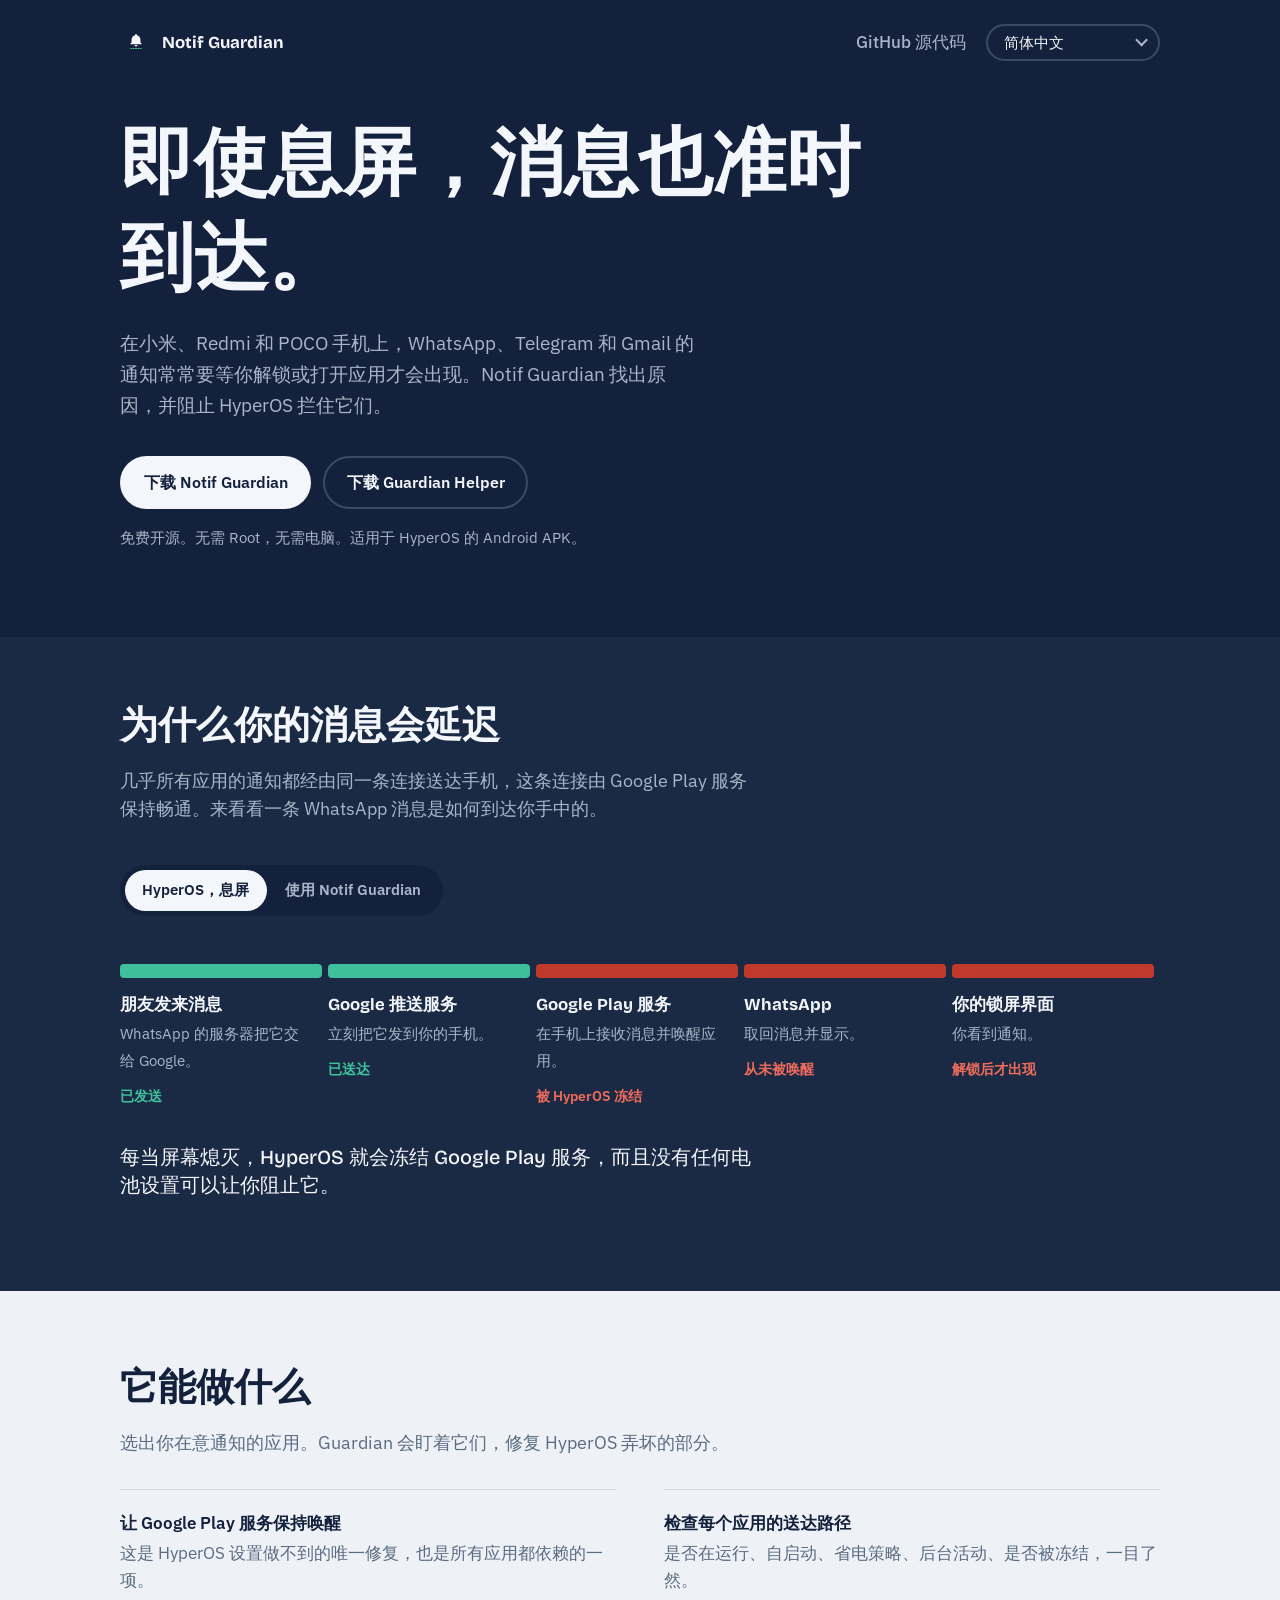
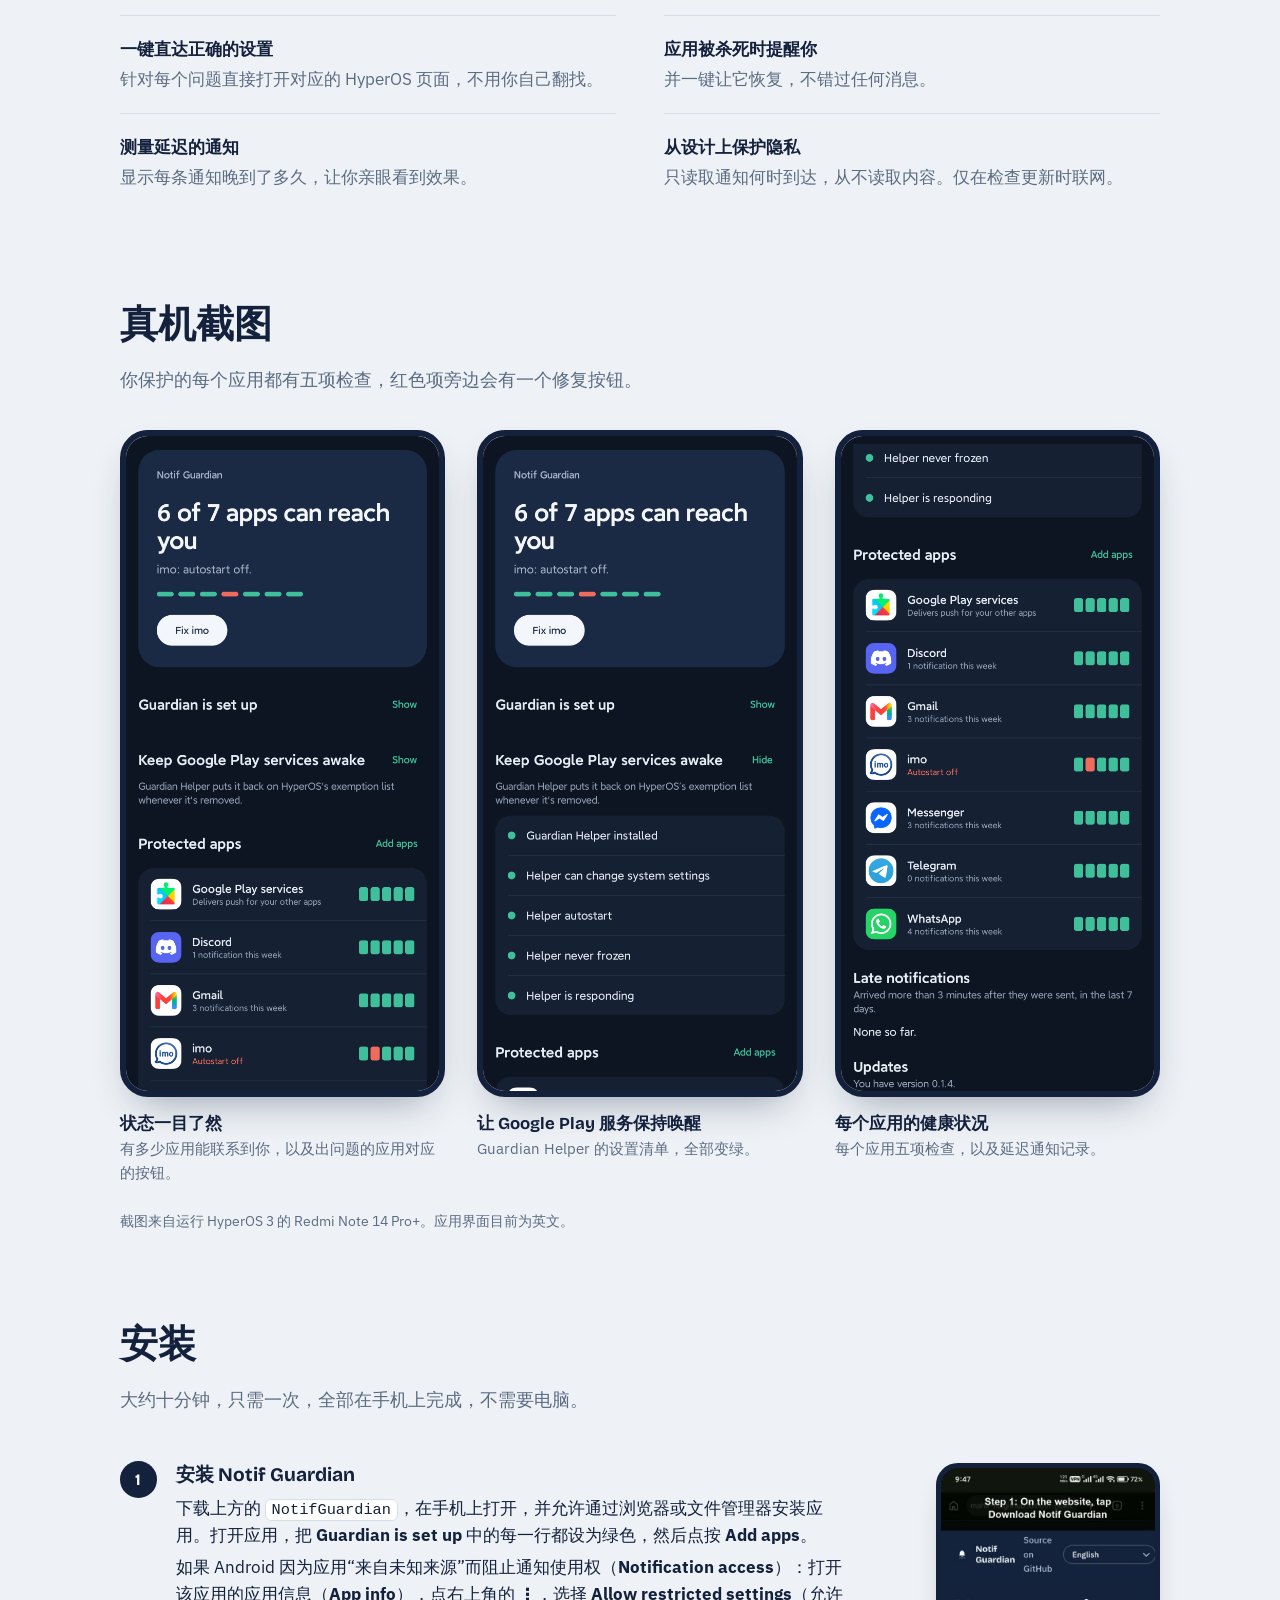
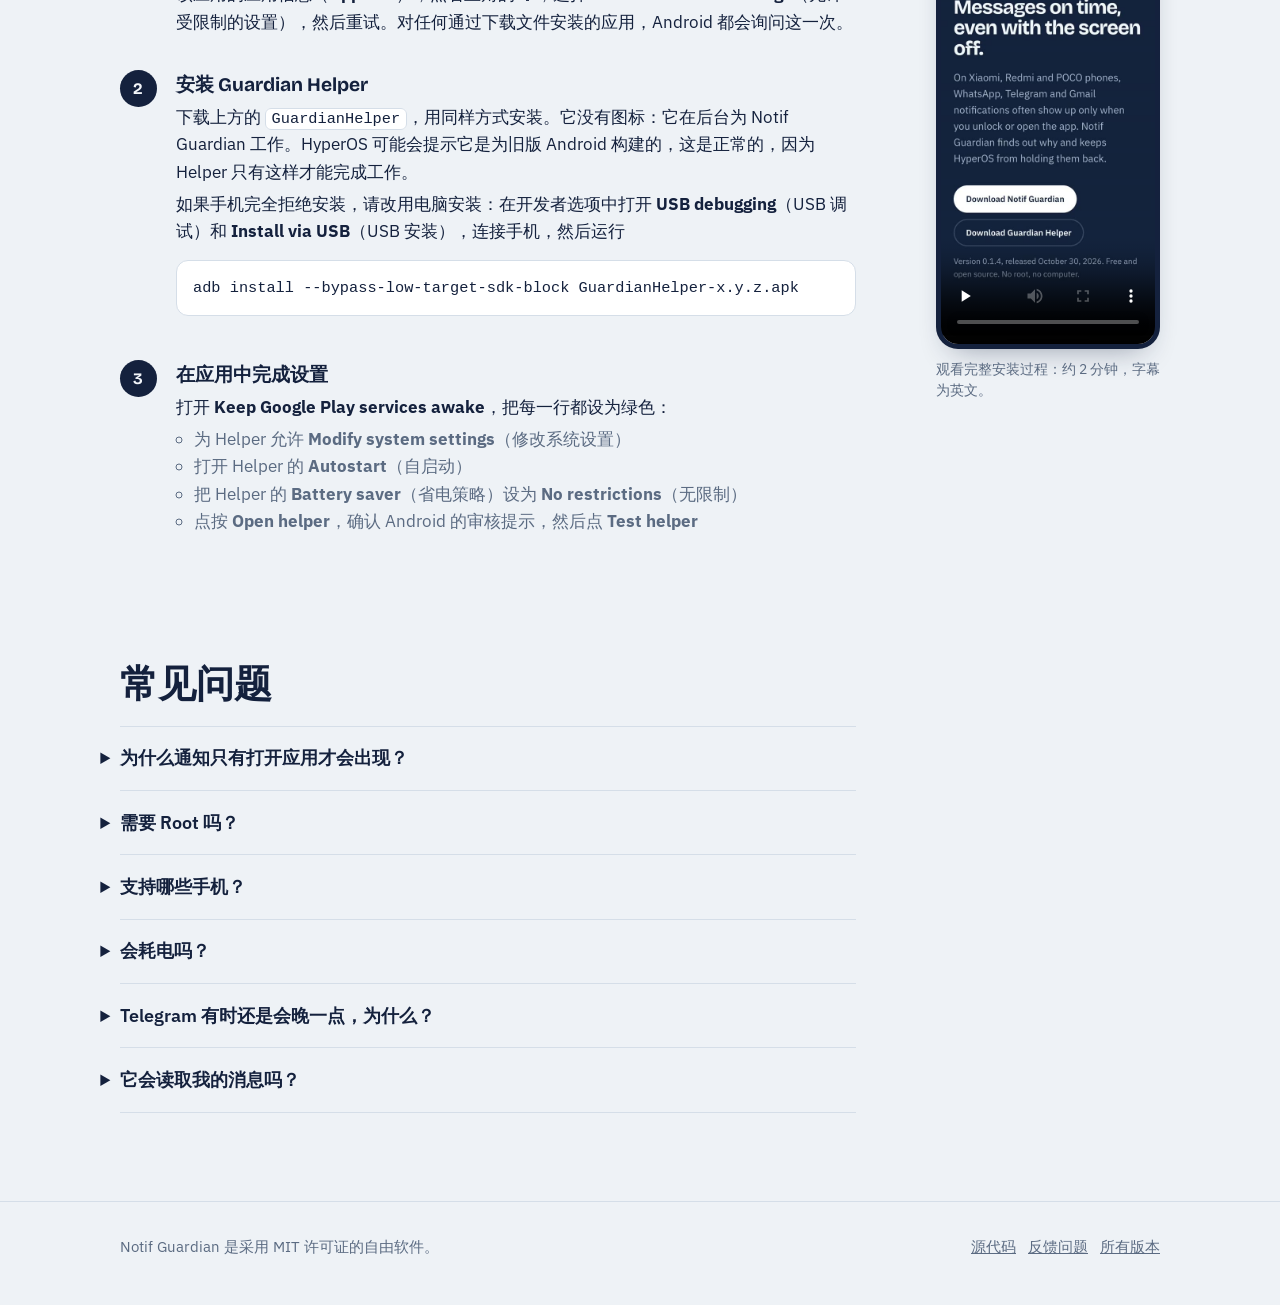
<file: docs/zh/index.html>
<!DOCTYPE html>
<html lang="zh">
<head>
<meta charset="utf-8">
<meta name="viewport" content="width=device-width, initial-scale=1">
<title>Notif Guardian：解决小米、Redmi、POCO（HyperOS）通知延迟问题</title>
<meta name="description" content="小米、Redmi 或 POCO 手机上的 WhatsApp、Telegram、Gmail 通知，只有打开应用才会收到？Notif Guardian 找出原因，并阻止 HyperOS 冻结它们。免费、开源、无需 Root。">
<link rel="canonical" href="https://mahir-hs.github.io/notif-guardian/zh/">
<link rel="alternate" hreflang="en" href="https://mahir-hs.github.io/notif-guardian/">
<link rel="alternate" hreflang="bn" href="https://mahir-hs.github.io/notif-guardian/bn/">
<link rel="alternate" hreflang="hi" href="https://mahir-hs.github.io/notif-guardian/hi/">
<link rel="alternate" hreflang="id" href="https://mahir-hs.github.io/notif-guardian/id/">
<link rel="alternate" hreflang="zh" href="https://mahir-hs.github.io/notif-guardian/zh/">
<link rel="alternate" hreflang="es" href="https://mahir-hs.github.io/notif-guardian/es/">
<link rel="alternate" hreflang="ru" href="https://mahir-hs.github.io/notif-guardian/ru/">
<link rel="alternate" hreflang="x-default" href="https://mahir-hs.github.io/notif-guardian/">
<meta property="og:type" content="website">
<meta property="og:locale" content="zh_CN">
<meta property="og:title" content="Notif Guardian：让小米 HyperOS 上的通知准时到达">
<meta property="og:description" content="息屏时 HyperOS 会冻结 Google Play 服务，消息要等到解锁才会出现。Notif Guardian 阻止这种情况。免费、开源、无需 Root。">
<meta property="og:url" content="https://mahir-hs.github.io/notif-guardian/zh/">
<meta property="og:image" content="https://mahir-hs.github.io/notif-guardian/og-image.png">
<meta property="og:image:width" content="1200">
<meta property="og:image:height" content="630">
<meta property="og:image:alt" content="小米手机上的 Notif Guardian 主屏幕，旁边的标题是：即使息屏，消息也准时到达。">
<meta name="twitter:card" content="summary_large_image">
<meta name="theme-color" content="#14213D">
<meta name="google-site-verification" content="iDzKotBsbsBLGl-H54MCP12xof1OyGMonS7u95FbIvY">
<link rel="icon" href="../icon.svg" type="image/svg+xml">
<link rel="icon" href="../icon-48.png" type="image/png" sizes="48x48">
<link rel="icon" href="../icon-192.png" type="image/png" sizes="192x192">
<link rel="shortcut icon" href="../favicon.ico">
<link rel="apple-touch-icon" href="../apple-touch-icon.png">
<link rel="preconnect" href="https://fonts.googleapis.com">
<link rel="preconnect" href="https://fonts.gstatic.com" crossorigin>
<link href="https://fonts.googleapis.com/css2?family=Bricolage+Grotesque:opsz,wght@12..96,500;12..96,700&family=IBM+Plex+Sans:wght@400;500;600&display=swap" rel="stylesheet">
<script type="application/ld+json">
{
  "@context": "https://schema.org",
  "@type": "SoftwareApplication",
  "name": "Notif Guardian",
  "operatingSystem": "Android (Xiaomi HyperOS)",
  "applicationCategory": "UtilitiesApplication",
  "description": "阻止小米 HyperOS 冻结 Google Play 服务和即时通讯应用，让 WhatsApp、Telegram 和 Gmail 的通知实时到达。",
  "offers": {
    "@type": "Offer",
    "price": "0",
    "priceCurrency": "USD"
  },
  "url": "https://mahir-hs.github.io/notif-guardian/",
  "downloadUrl": "https://github.com/mahir-hs/notif-guardian/releases/latest",
  "license": "https://opensource.org/licenses/MIT"
}
</script>
<script type="application/ld+json">
{
  "@context": "https://schema.org",
  "@type": "FAQPage",
  "mainEntity": [
    {
      "@type": "Question",
      "name": "为什么通知只有打开应用才会出现？",
      "acceptedAnswer": {
        "@type": "Answer",
        "text": "息屏时 HyperOS 会冻结 Google Play 服务。几乎所有应用的推送通知都经由它传递，所以要等到你解锁才会出现。把某个应用的省电策略设为“无限制”只对该应用有帮助，而 HyperOS 并没有为 Google Play 服务提供这样的设置。Notif Guardian 填补的正是这个空白。"
      }
    },
    {
      "@type": "Question",
      "name": "需要 Root 吗？",
      "acceptedAnswer": {
        "@type": "Answer",
        "text": "不需要，也不需要电脑：两个应用都直接装在手机上，重启后一切照常工作。只有当你的手机拒绝安装 Helper 时，才需要用一次电脑。"
      }
    },
    {
      "@type": "Question",
      "name": "支持哪些手机？",
      "acceptedAnswer": {
        "@type": "Answer",
        "text": "运行 HyperOS 的小米、Redmi 和 POCO 手机。已在运行 HyperOS 3 的 Redmi Note 14 Pro+ 上测试。较旧的 MIUI 版本可能只能部分生效。如果有问题，请在应用中点按 Share diagnostics，并在 GitHub 上提交 issue。"
      }
    },
    {
      "@type": "Question",
      "name": "会耗电吗？",
      "acceptedAnswer": {
        "@type": "Answer",
        "text": "几乎不会。Guardian 每分钟检查一次你的应用，并在 HyperOS 修改名单时作出反应。保持 Google Play 服务唤醒，本来就是所有非小米 Android 手机的默认行为。"
      }
    },
    {
      "@type": "Question",
      "name": "Telegram 有时还是会晚一点，为什么？",
      "acceptedAnswer": {
        "@type": "Answer",
        "text": "如果你正在使用 Telegram 桌面版或网页版，Telegram 的服务器会故意不向手机推送。推送一到，手机就会立刻显示。"
      }
    },
    {
      "@type": "Question",
      "name": "它会读取我的消息吗？",
      "acceptedAnswer": {
        "@type": "Answer",
        "text": "不会。它只记录是哪个应用在何时发出了通知，从不记录文字内容。除非你自己分享诊断文件，否则任何数据都不会离开你的手机。"
      }
    }
  ]
}
</script>
<link rel="stylesheet" href="../style.css">

</head>
<body>

<header class="hero">
  <div class="wrap">
    <nav class="bar" aria-label="网站">
      <a class="brand" href="../"><img src="../icon.svg" alt="">Notif Guardian</a>
      <div class="bar-end">
        <a class="gh" href="https://github.com/mahir-hs/notif-guardian">GitHub 源代码</a>
        <div class="lang">
          <select id="lang-select" aria-label="语言">
            <option value="en">English</option>
            <option value="bn">বাংলা</option>
            <option value="hi">हिन्दी</option>
            <option value="id">Bahasa Indonesia</option>
            <option value="zh" selected>简体中文</option>
            <option value="es">Español</option>
            <option value="ru">Русский</option>
          </select>
        </div>
      </div>
    </nav>
    <h1>即使息屏，消息也准时到达。</h1>
    <p class="lede">在小米、Redmi 和 POCO 手机上，WhatsApp、Telegram 和 Gmail 的通知常常要等你解锁或打开应用才会出现。Notif Guardian 找出原因，并阻止 HyperOS 拦住它们。</p>
    <div class="downloads">
      <a class="btn btn-primary" id="dl-guardian" data-goatcounter-click="download-guardian" data-goatcounter-title="Download Notif Guardian" href="https://github.com/mahir-hs/notif-guardian/releases/latest">下载 Notif Guardian</a>
      <a class="btn btn-ghost" id="dl-helper" data-goatcounter-click="download-helper" data-goatcounter-title="Download Guardian Helper" href="https://github.com/mahir-hs/notif-guardian/releases/latest">下载 Guardian Helper</a>
    </div>
    <p class="meta" id="release-meta">免费开源。无需 Root，无需电脑。适用于 HyperOS 的 Android APK。</p>
  </div>
</header>

<section class="path-section" aria-labelledby="why">
  <div class="wrap">
    <h2 id="why">为什么你的消息会延迟</h2>
    <p class="intro">几乎所有应用的通知都经由同一条连接送达手机，这条连接由 Google Play 服务保持畅通。来看看一条 WhatsApp 消息是如何到达你手中的。</p>
    <div class="toggle" role="group" aria-label="显示送达路径">
      <button type="button" data-set="hyperos" aria-pressed="true">HyperOS，息屏</button>
      <button type="button" data-set="guardian" aria-pressed="false">使用 Notif Guardian</button>
    </div>
    <ol class="path" id="path" data-mode="hyperos">
      <li class="hop"><strong>朋友发来消息</strong><span>WhatsApp 的服务器把它交给 Google。</span><b class="state">已发送</b></li>
      <li class="hop"><strong>Google 推送服务</strong><span>立刻把它发到你的手机。</span><b class="state">已送达</b></li>
      <li class="hop gms"><strong>Google Play 服务</strong><span>在手机上接收消息并唤醒应用。</span><b class="state" data-hyperos="被 HyperOS 冻结" data-guardian="保持唤醒">被 HyperOS 冻结</b></li>
      <li class="hop after"><strong>WhatsApp</strong><span>取回消息并显示。</span><b class="state" data-hyperos="从未被唤醒" data-guardian="显示消息">从未被唤醒</b></li>
      <li class="hop after"><strong>你的锁屏界面</strong><span>你看到通知。</span><b class="state" data-hyperos="解锁后才出现" data-guardian="即时出现">解锁后才出现</b></li>
    </ol>
    <p class="verdict" id="verdict" data-hyperos="每当屏幕熄灭，HyperOS 就会冻结 Google Play 服务，而且没有任何电池设置可以让你阻止它。" data-guardian="Notif Guardian 让 Google Play 服务一直留在 HyperOS 的豁免名单中，一旦 HyperOS 将其移除，会在几毫秒内重新加回。">每当屏幕熄灭，HyperOS 就会冻结 Google Play 服务，而且没有任何电池设置可以让你阻止它。</p>
  </div>
</section>

<main>
  <section class="block" aria-labelledby="what">
    <div class="wrap">
      <h2 id="what">它能做什么</h2>
      <p class="intro">选出你在意通知的应用。Guardian 会盯着它们，修复 HyperOS 弄坏的部分。</p>
      <ul class="features">
        <li><strong>让 Google Play 服务保持唤醒</strong><span>这是 HyperOS 设置做不到的唯一修复，也是所有应用都依赖的一项。</span></li>
        <li><strong>检查每个应用的送达路径</strong><span>是否在运行、自启动、省电策略、后台活动、是否被冻结，一目了然。</span></li>
        <li><strong>一键直达正确的设置</strong><span>针对每个问题直接打开对应的 HyperOS 页面，不用你自己翻找。</span></li>
        <li><strong>应用被杀死时提醒你</strong><span>并一键让它恢复，不错过任何消息。</span></li>
        <li><strong>测量延迟的通知</strong><span>显示每条通知晚到了多久，让你亲眼看到效果。</span></li>
        <li><strong>从设计上保护隐私</strong><span>只读取通知何时到达，从不读取内容。仅在检查更新时联网。</span></li>
      </ul>
    </div>
  </section>

  <section class="block" aria-labelledby="shots">
    <div class="wrap">
      <h2 id="shots">真机截图</h2>
      <p class="intro">你保护的每个应用都有五项检查，红色项旁边会有一个修复按钮。</p>
      <ul class="shots">
        <li><figure><img src="../screenshots/home.png" width="1220" height="2552" loading="lazy" alt="Notif Guardian 主屏幕：7 个应用中有 6 个能联系到你，无法联系的那个应用旁有“修复”按钮"><figcaption><b>状态一目了然</b>有多少应用能联系到你，以及出问题的应用对应的按钮。</figcaption></figure></li>
        <li><figure><img src="../screenshots/helper.png" width="1220" height="2552" loading="lazy" alt="“Keep Google Play services awake”检查清单，所有行均为绿色"><figcaption><b>让 Google Play 服务保持唤醒</b>Guardian Helper 的设置清单，全部变绿。</figcaption></figure></li>
        <li><figure><img src="../screenshots/apps.png" width="1220" height="2552" loading="lazy" alt="受保护的应用列表，每个应用有五项健康检查，以及延迟通知区域"><figcaption><b>每个应用的健康状况</b>每个应用五项检查，以及延迟通知记录。</figcaption></figure></li>
      </ul>
      <p class="shots-note">截图来自运行 HyperOS 3 的 Redmi Note 14 Pro+。应用界面目前为英文。</p>
    </div>
  </section>

  <section class="block" aria-labelledby="install">
    <div class="wrap">
      <h2 id="install">安装</h2>
      <p class="intro">大约十分钟，只需一次，全部在手机上完成，不需要电脑。</p>
      <div class="install-layout">
      <ol class="steps">
        <li>
          <h3>安装 Notif Guardian</h3>
          <p>下载上方的 <code>NotifGuardian</code>，在手机上打开，并允许通过浏览器或文件管理器安装应用。打开应用，把 <b>Guardian is set up</b> 中的每一行都设为绿色，然后点按 <b>Add apps</b>。</p>
          <p>如果 Android 因为应用“来自未知来源”而阻止通知使用权（<b>Notification access</b>）：打开该应用的应用信息（<b>App info</b>），点右上角的 <b>&#8942;</b>，选择 <b>Allow restricted settings</b>（允许受限制的设置），然后重试。对任何通过下载文件安装的应用，Android 都会询问这一次。</p>
        </li>
        <li>
          <h3>安装 Guardian Helper</h3>
          <p>下载上方的 <code>GuardianHelper</code>，用同样方式安装。它没有图标：它在后台为 Notif Guardian 工作。HyperOS 可能会提示它是为旧版 Android 构建的，这是正常的，因为 Helper 只有这样才能完成工作。</p>
          <p>如果手机完全拒绝安装，请改用电脑安装：在开发者选项中打开 <b>USB debugging</b>（USB 调试）和 <b>Install via USB</b>（USB 安装），连接手机，然后运行</p>
          <pre dir="ltr">adb install --bypass-low-target-sdk-block GuardianHelper-x.y.z.apk</pre>
        </li>
        <li>
          <h3>在应用中完成设置</h3>
          <p>打开 <b>Keep Google Play services awake</b>，把每一行都设为绿色：</p>
          <ul>
            <li>为 Helper 允许 <b>Modify system settings</b>（修改系统设置）</li>
            <li>打开 Helper 的 <b>Autostart</b>（自启动）</li>
            <li>把 Helper 的 <b>Battery saver</b>（省电策略）设为 <b>No restrictions</b>（无限制）</li>
            <li>点按 <b>Open helper</b>，确认 Android 的审核提示，然后点 <b>Test helper</b></li>
          </ul>
        </li>
      </ol>
      <figure class="install-video">
        <video controls preload="none" playsinline width="540" height="1200" poster="../video/poster.jpg" aria-label="观看完整安装过程：约 2 分钟，字幕为英文。">
          <source src="../video/install.mp4" type="video/mp4">
        </video>
        <figcaption>观看完整安装过程：约 2 分钟，字幕为英文。</figcaption>
      </figure>
      </div>
    </div>
  </section>

  <section class="block faq" aria-labelledby="faq">
    <div class="wrap">
      <h2 id="faq">常见问题</h2>
      <details><summary>为什么通知只有打开应用才会出现？</summary><p>息屏时 HyperOS 会冻结 Google Play 服务。几乎所有应用的推送通知都经由它传递，所以要等到你解锁才会出现。把某个应用的省电策略设为“无限制”只对该应用有帮助，而 HyperOS 并没有为 Google Play 服务提供这样的设置。Notif Guardian 填补的正是这个空白。</p></details>
      <details><summary>需要 Root 吗？</summary><p>不需要，也不需要电脑：两个应用都直接装在手机上，重启后一切照常工作。只有当你的手机拒绝安装 Helper 时，才需要用一次电脑。</p></details>
      <details><summary>支持哪些手机？</summary><p>运行 HyperOS 的小米、Redmi 和 POCO 手机。已在运行 HyperOS 3 的 Redmi Note 14 Pro+ 上测试。较旧的 MIUI 版本可能只能部分生效。如果有问题，请在应用中点按 <b>Share diagnostics</b>，并在 GitHub 上提交 issue。</p></details>
      <details><summary>会耗电吗？</summary><p>几乎不会。Guardian 每分钟检查一次你的应用，并在 HyperOS 修改名单时作出反应。保持 Google Play 服务唤醒，本来就是所有非小米 Android 手机的默认行为。</p></details>
      <details><summary>Telegram 有时还是会晚一点，为什么？</summary><p>如果你正在使用 Telegram 桌面版或网页版，Telegram 的服务器会故意不向手机推送。推送一到，手机就会立刻显示。</p></details>
      <details><summary>它会读取我的消息吗？</summary><p>不会。它只记录是哪个应用在何时发出了通知，从不记录文字内容。除非你自己分享诊断文件，否则任何数据都不会离开你的手机。</p></details>
    </div>
  </section>
</main>

<footer>
  <div class="wrap">
    <span>Notif Guardian 是采用 MIT 许可证的自由软件。</span>
    <span><a href="https://github.com/mahir-hs/notif-guardian">源代码</a> &nbsp; <a href="https://github.com/mahir-hs/notif-guardian/issues">反馈问题</a> &nbsp; <a href="https://github.com/mahir-hs/notif-guardian/releases">所有版本</a></span>
  </div>
</footer>

<script>
window.PAGE = {"lang": "zh", "base": "../", "langs": {"en": "../", "bn": "../bn/", "hi": "../hi/", "id": "../id/", "zh": "../zh/", "es": "../es/", "ru": "../ru/"}};
window.T = {"release_meta": "版本 {version}，发布于 {date}。免费开源。无需 Root，无需电脑。", "dyn": {}};
</script>
<script src="../app.js"></script>
<script data-goatcounter="https://mahir.goatcounter.com/count" async src="https://gc.zgo.at/count.js"></script>
</body>
</html>
</file>
<file: docs/style.css>
:root {
  --ink: #14213D;
  --ink-soft: #1B2A44;
  --paper: #EEF2F6;
  --white: #FFFFFF;
  --muted: #5B6B82;
  --line: #D5DEE8;
  --clear: #1F8A70;
  --clear-bright: #3FBF9A;
  --broken: #C0392B;
  --on-ink: #F3F6FA;
  --on-ink-muted: #A9B6C8;
  --display: "Bricolage Grotesque", system-ui, sans-serif;
  --body: "IBM Plex Sans", system-ui, sans-serif;
}
* { box-sizing: border-box; }
html { -webkit-text-size-adjust: 100%; }
body { margin: 0; background: var(--paper); color: var(--ink); font: 400 1.0625rem/1.6 var(--body); }
a { color: inherit; }
:focus-visible { outline: 3px solid var(--clear-bright); outline-offset: 3px; border-radius: 4px; }
.wrap { max-width: 68rem; margin: 0 auto; padding: 0 1.5rem; }
.prose { max-width: 40rem; }

/* Hero */
.hero { background: var(--ink); color: var(--on-ink); padding: 1.5rem 0 4.5rem; }
.bar { display: flex; align-items: center; justify-content: space-between; gap: 1rem; }
.brand { display: flex; align-items: center; gap: .6rem; font: 700 1.05rem var(--display); text-decoration: none; }
.brand img { width: 2rem; height: 2rem; }
.bar a.gh { color: var(--on-ink-muted); text-decoration: none; font-weight: 500; }
.bar a.gh:hover { color: var(--on-ink); }
h1 {
  font: 700 clamp(2.4rem, 6.2vw, 4.6rem)/1.02 var(--display);
  letter-spacing: -0.03em; margin: 3.5rem 0 1.25rem; max-width: 15ch;
}
.lede { font-size: 1.2rem; color: var(--on-ink-muted); max-width: 36rem; margin: 0 0 2.25rem; }
.downloads { display: flex; flex-wrap: wrap; gap: .75rem; align-items: center; }
.btn {
  display: inline-flex; align-items: center; gap: .5rem; padding: .85rem 1.35rem; border-radius: 999px;
  font: 600 1rem var(--body); text-decoration: none; border: 2px solid transparent;
}
.btn-primary { background: var(--on-ink); color: var(--ink); }
.btn-primary:hover { background: var(--white); }
.btn-ghost { border-color: #3A4A63; color: var(--on-ink); }
.btn-ghost:hover { border-color: var(--on-ink-muted); }
.meta { color: var(--on-ink-muted); font-size: .95rem; margin-top: 1rem; }

/* Delivery path: the page's one bold element */
.path-section { background: var(--ink-soft); color: var(--on-ink); padding: 4rem 0 4.5rem; }
.path-section h2 { color: var(--on-ink); }
.path-section p.intro { color: var(--on-ink-muted); }
.toggle { display: inline-flex; background: var(--ink); border-radius: 999px; padding: .3rem; margin: 1.5rem 0 2.5rem; }
.toggle button {
  font: 600 .95rem var(--body); border: 0; background: none; color: var(--on-ink-muted);
  padding: .6rem 1.1rem; border-radius: 999px; cursor: pointer;
}
.toggle button[aria-pressed="true"] { background: var(--on-ink); color: var(--ink); }
.path { list-style: none; margin: 0; padding: 0; display: grid; grid-template-columns: repeat(5, 1fr); gap: 0; }
.hop { position: relative; padding-top: 2.4rem; padding-right: 1rem; }
.hop::before {
  content: ""; position: absolute; top: .55rem; left: 0; right: 6px; height: 14px; border-radius: 4px;
  background: var(--clear-bright); transition: background .35s ease;
}
.hop strong { display: block; font: 700 1.05rem/1.25 var(--display); margin-bottom: .3rem; }
.hop span { color: var(--on-ink-muted); font-size: .95rem; }
.hop .state { display: block; margin-top: .6rem; font-weight: 600; font-size: .9rem; color: var(--clear-bright); }
[data-mode="hyperos"] .hop.gms::before,
[data-mode="hyperos"] .hop.after::before { background: var(--broken); }
[data-mode="hyperos"] .hop.gms .state,
[data-mode="hyperos"] .hop.after .state { color: #EF6B5B; }
.verdict { margin-top: 2.25rem; font: 500 1.25rem/1.4 var(--display); max-width: 40rem; }

/* Sections */
section.block { padding: 4.5rem 0 1rem; }
h2 { font: 700 clamp(1.7rem, 3.4vw, 2.4rem)/1.1 var(--display); letter-spacing: -0.02em; margin: 0 0 1rem; }
p.intro { color: var(--muted); font-size: 1.1rem; max-width: 40rem; margin-top: 0; }


.shots { list-style: none; padding: 0; margin: 2.25rem 0 0; display: grid; grid-template-columns: repeat(3, 1fr); gap: 2rem; }
.shots figure { margin: 0; }
.shots img {
  display: block; width: 100%; height: auto; border-radius: 28px; background: var(--ink);
  border: 6px solid var(--ink); box-shadow: 0 18px 40px -18px rgba(20, 33, 61, .45);
}
.shots figcaption { margin-top: .9rem; color: var(--muted); font-size: .95rem; }
.shots figcaption b { display: block; color: var(--ink); font: 700 1.05rem var(--display); margin-bottom: .1rem; }
.shots-note { color: var(--muted); font-size: .9rem; margin: 1.5rem 0 0; }

.install-layout { display: grid; grid-template-columns: minmax(0, 1fr) 14rem; gap: 0 3.5rem; align-items: start; }
.install-layout ol.steps { grid-column: 1; grid-row: 1; }
.install-video { grid-column: 2; grid-row: 1; margin: 2rem 0 0; position: sticky; top: 1.5rem; }
.install-video video {
  display: block; width: 100%; height: auto; border-radius: 22px; background: var(--ink);
  border: 5px solid var(--ink); box-shadow: 0 14px 30px -16px rgba(20, 33, 61, .45);
}
.install-video figcaption { margin-top: .6rem; color: var(--muted); font-size: .85rem; }

.features { list-style: none; padding: 0; margin: 2rem 0 0; display: grid; grid-template-columns: repeat(2, 1fr); gap: 0 3rem; }
.features li { padding: 1.25rem 0; border-top: 1px solid var(--line); }
.features strong { display: block; font-weight: 600; margin-bottom: .2rem; }
.features span { color: var(--muted); }

ol.steps { counter-reset: step; list-style: none; padding: 0; margin: 2rem 0 0; max-width: 46rem; }
ol.steps > li { counter-increment: step; position: relative; padding: 0 0 2rem 3.5rem; }
ol.steps > li::before {
  content: counter(step); position: absolute; left: 0; top: -.15rem; width: 2.3rem; height: 2.3rem;
  border-radius: 50%; background: var(--ink); color: var(--on-ink); display: grid; place-items: center;
  font: 700 1rem var(--display);
}
ol.steps h3 { font: 700 1.2rem var(--display); margin: 0 0 .4rem; }
ol.steps p, ol.steps ul { margin: .3rem 0; }
ol.steps ul { padding-left: 1.1rem; color: var(--muted); }
code, pre { font-family: ui-monospace, "Cascadia Mono", Consolas, monospace; font-size: .9em; }
pre { background: var(--white); border: 1px solid var(--line); border-radius: 12px; padding: .9rem 1rem; overflow-x: auto; }
p code, li code { background: var(--white); border: 1px solid var(--line); padding: .05rem .35rem; border-radius: 6px; }

.faq details { border-top: 1px solid var(--line); padding: 1.1rem 0; max-width: 46rem; }
.faq details:last-child { border-bottom: 1px solid var(--line); }
.faq summary { cursor: pointer; font-weight: 600; font-size: 1.1rem; list-style-position: outside; }
.faq details p { color: var(--muted); margin: .7rem 0 0; }

footer { margin-top: 4.5rem; padding: 2rem 0 3rem; border-top: 1px solid var(--line); color: var(--muted); font-size: .95rem; }
footer .wrap { display: flex; flex-wrap: wrap; gap: 1rem 2rem; justify-content: space-between; }

@media (max-width: 760px) {
  .install-layout { grid-template-columns: 1fr; }
  .install-video { grid-column: 1; grid-row: 2; position: static; max-width: 11rem; margin: 0 0 1.5rem; }
  .path { grid-template-columns: 1fr; }
  .hop { padding: 0 0 1.4rem 2.2rem; }
  .hop::before { top: .25rem; bottom: .25rem; left: 0; right: auto; width: 12px; height: auto; }
  .features { grid-template-columns: 1fr; }
  .shots { display: flex; overflow-x: auto; scroll-snap-type: x mandatory; gap: 1.25rem; padding-bottom: 1rem; margin-right: -1.25rem; }
  .shots li { flex: 0 0 72%; scroll-snap-align: start; }
  h1 { margin-top: 2.5rem; }
}
@media (prefers-reduced-motion: reduce) { .hop::before { transition: none; } }

/* Language picker */
.bar-end { display: flex; align-items: center; gap: 1.25rem; }
.lang { position: relative; }
.lang select {
  appearance: none; -webkit-appearance: none; font: 500 .95rem var(--body); color: var(--on-ink);
  background: transparent; border: 2px solid #3A4A63; border-radius: 999px; padding: .4rem 2rem .4rem 1rem; cursor: pointer;
}
.lang select:hover { border-color: var(--on-ink-muted); }
.lang select option { color: #14213D; background: #fff; }
.lang::after { content: ""; position: absolute; right: .85rem; top: 50%; width: .45rem; height: .45rem; border: solid var(--on-ink-muted); border-width: 0 2px 2px 0; transform: translateY(-70%) rotate(45deg); pointer-events: none; }

/* Scripts that need looser spacing than the Latin display type */
html:lang(bn) h1, html:lang(bn) h2, html:lang(bn) h3, html:lang(bn) .verdict,
html:lang(hi) h1, html:lang(hi) h2, html:lang(hi) h3, html:lang(hi) .verdict,
html:lang(zh) h1, html:lang(zh) h2, html:lang(zh) h3 { letter-spacing: 0; line-height: 1.3; }
html:lang(bn) h1, html:lang(hi) h1, html:lang(zh) h1 { max-width: 18ch; }
html:lang(bn) body, html:lang(hi) body { line-height: 1.75; }
</file>
